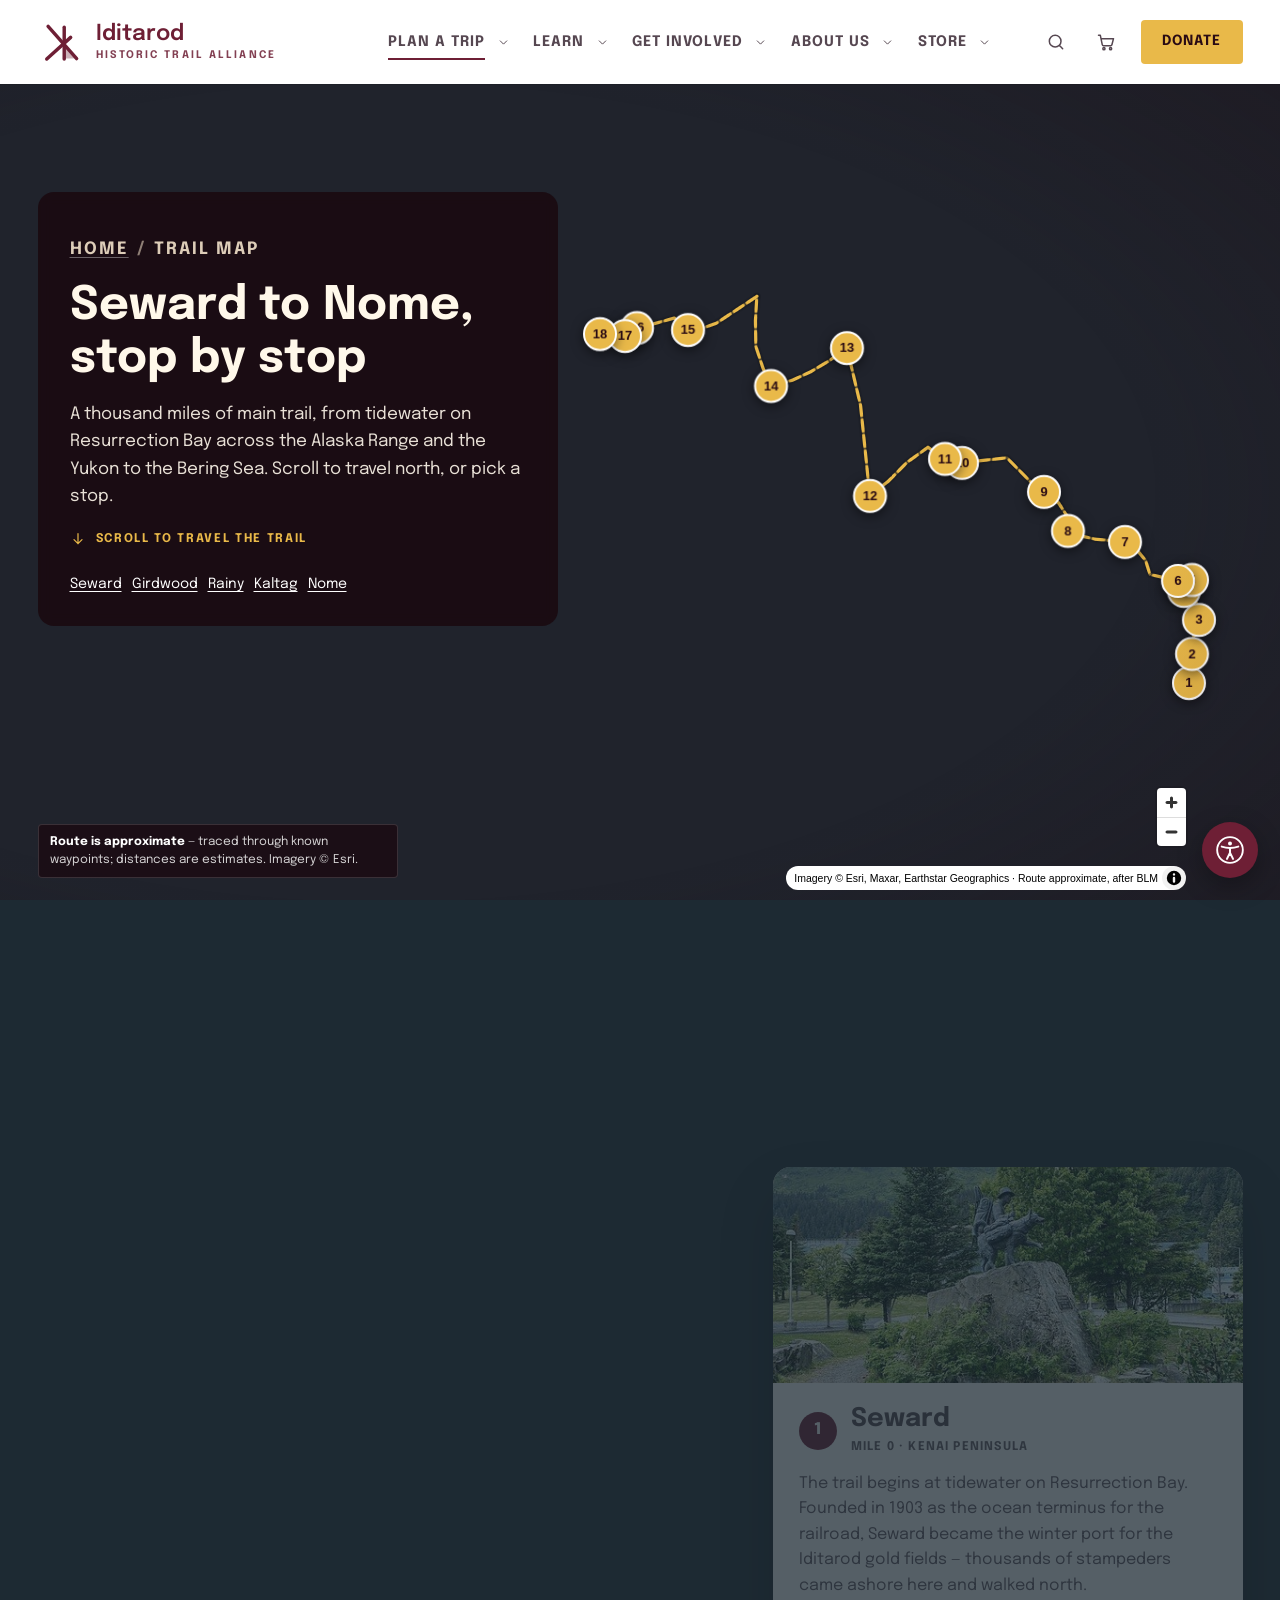
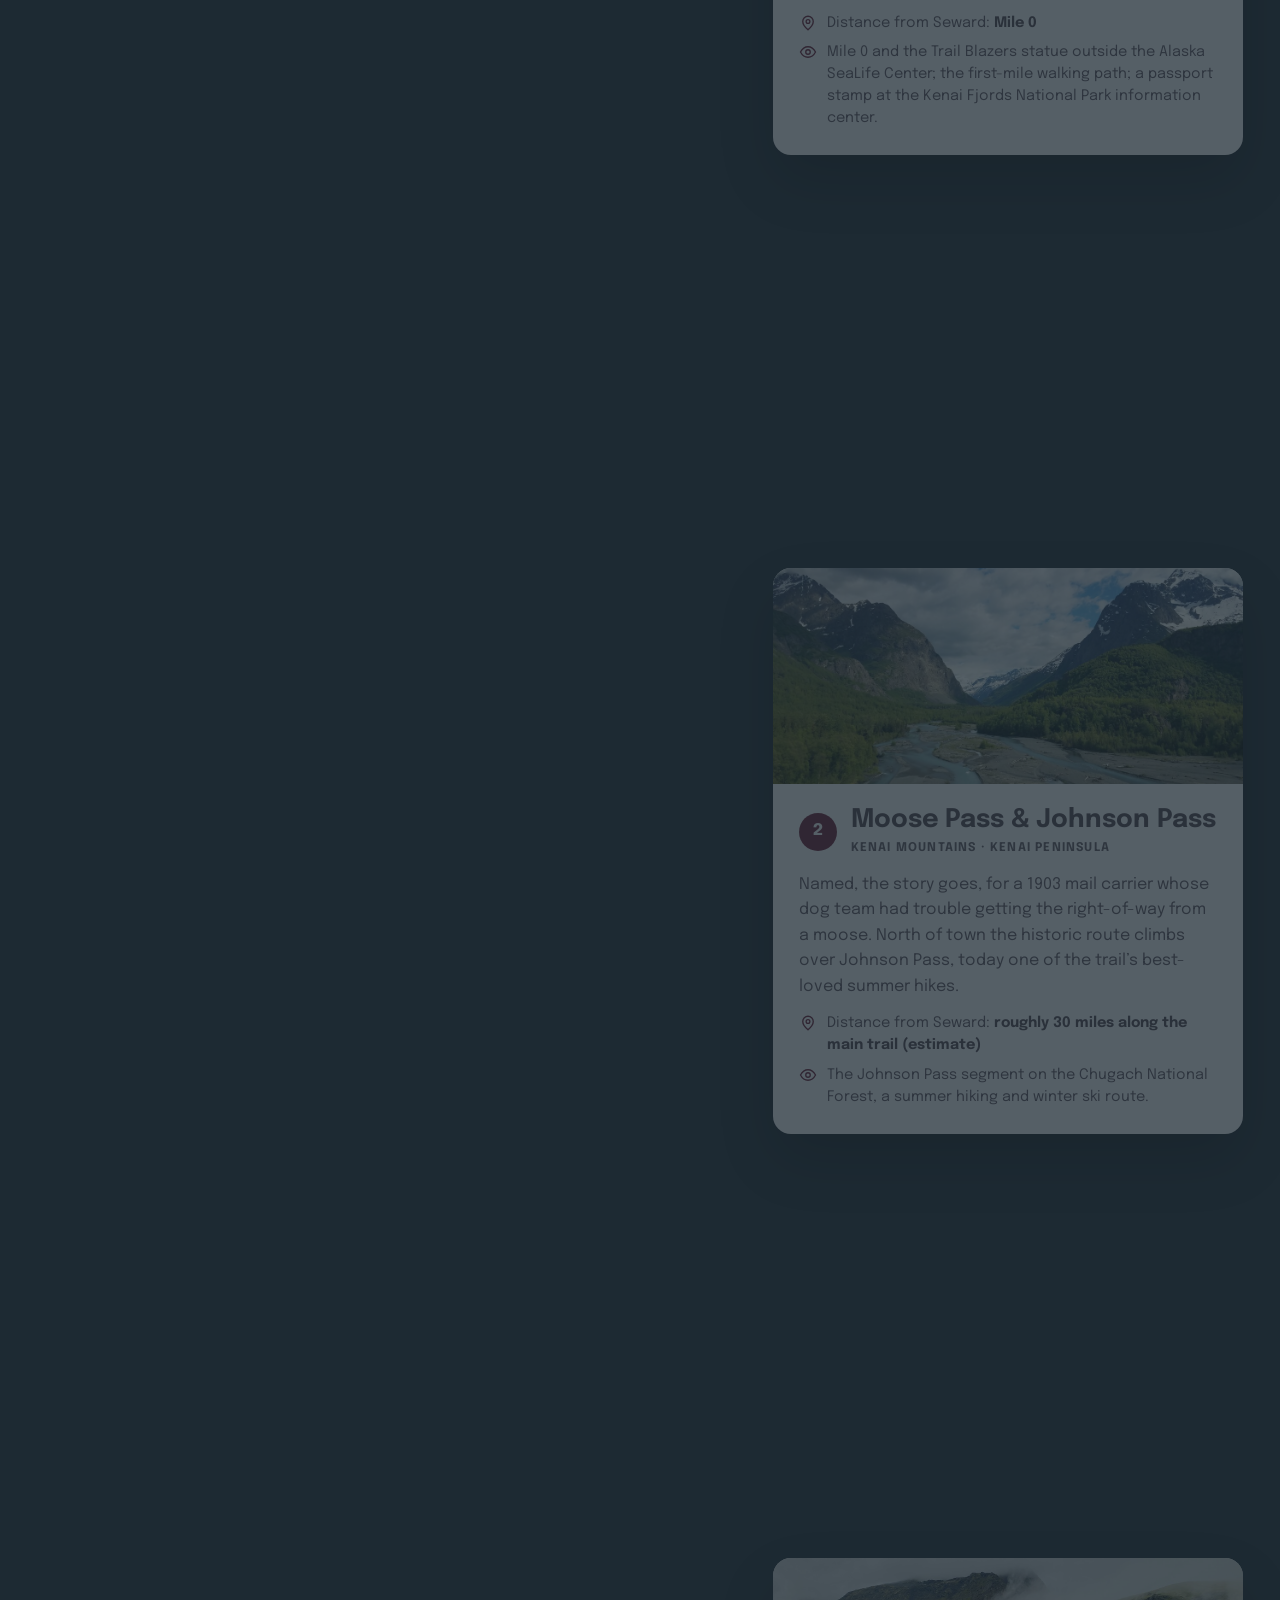
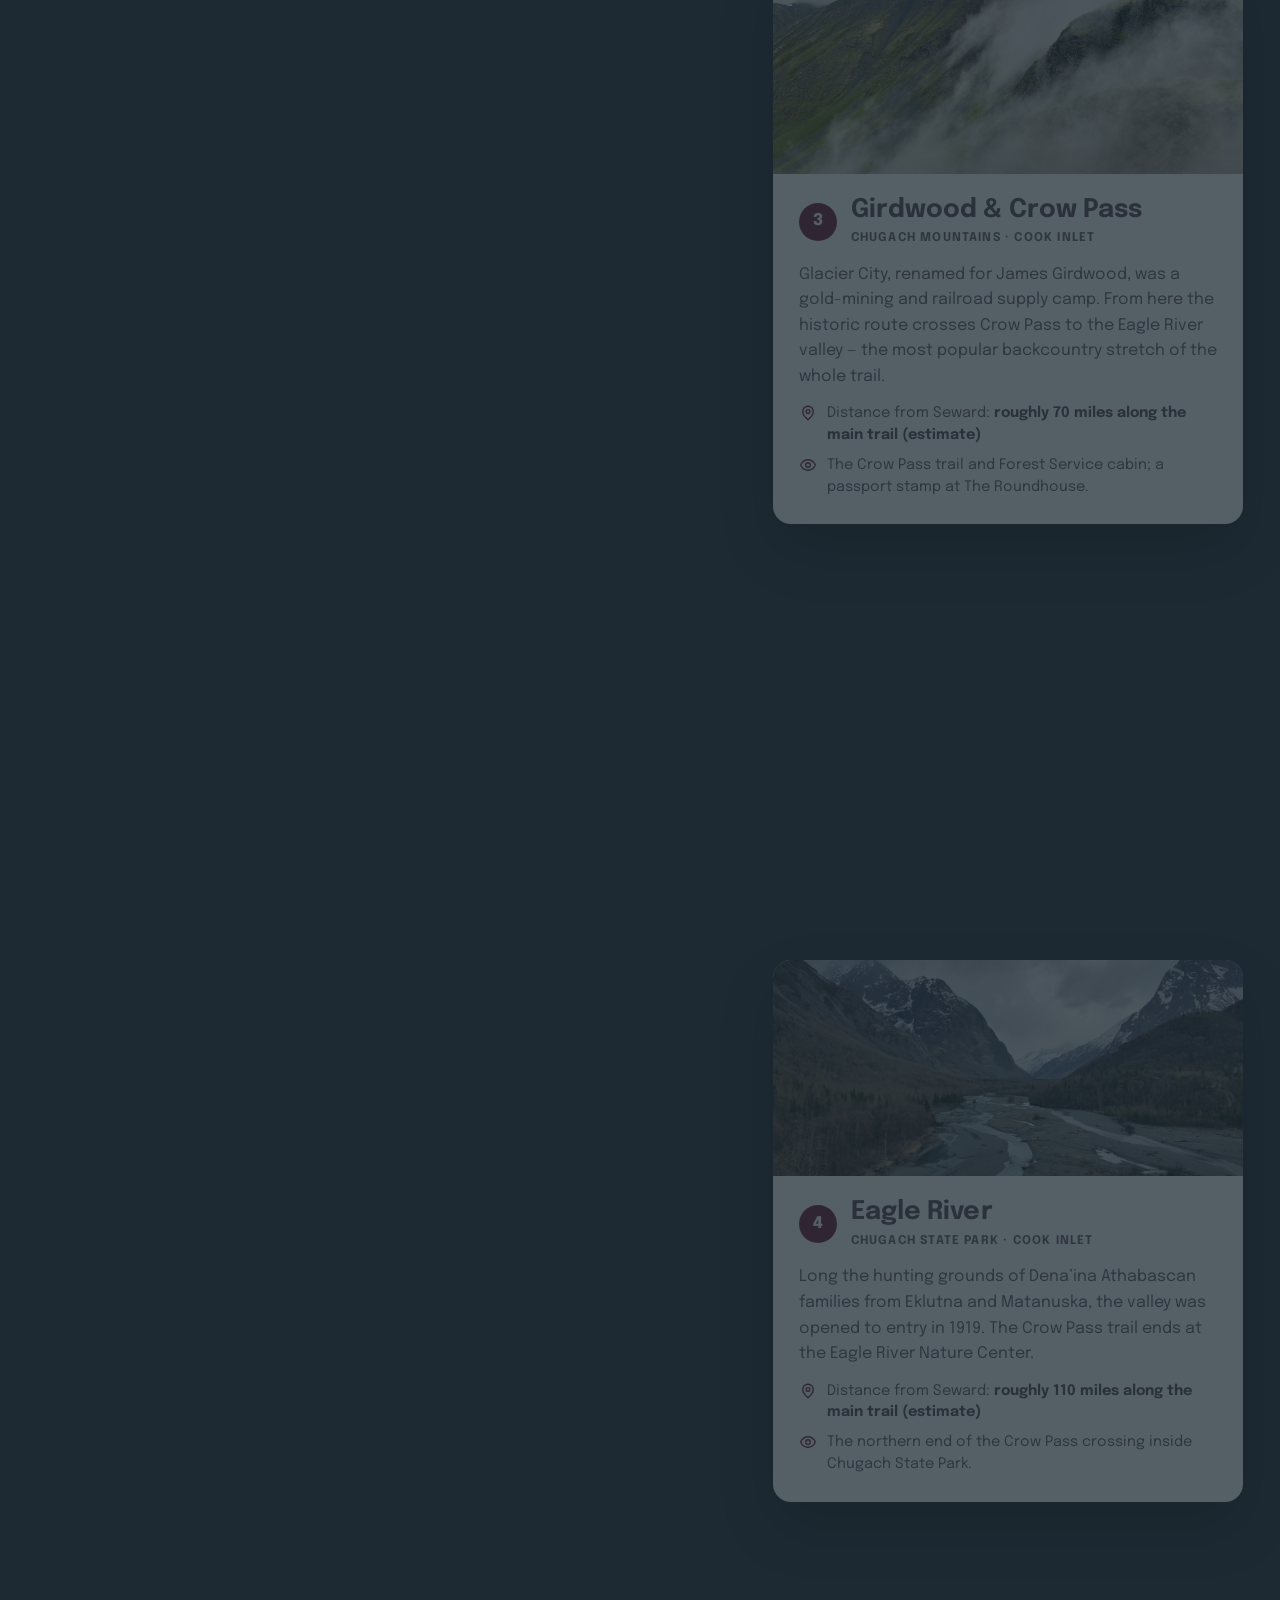
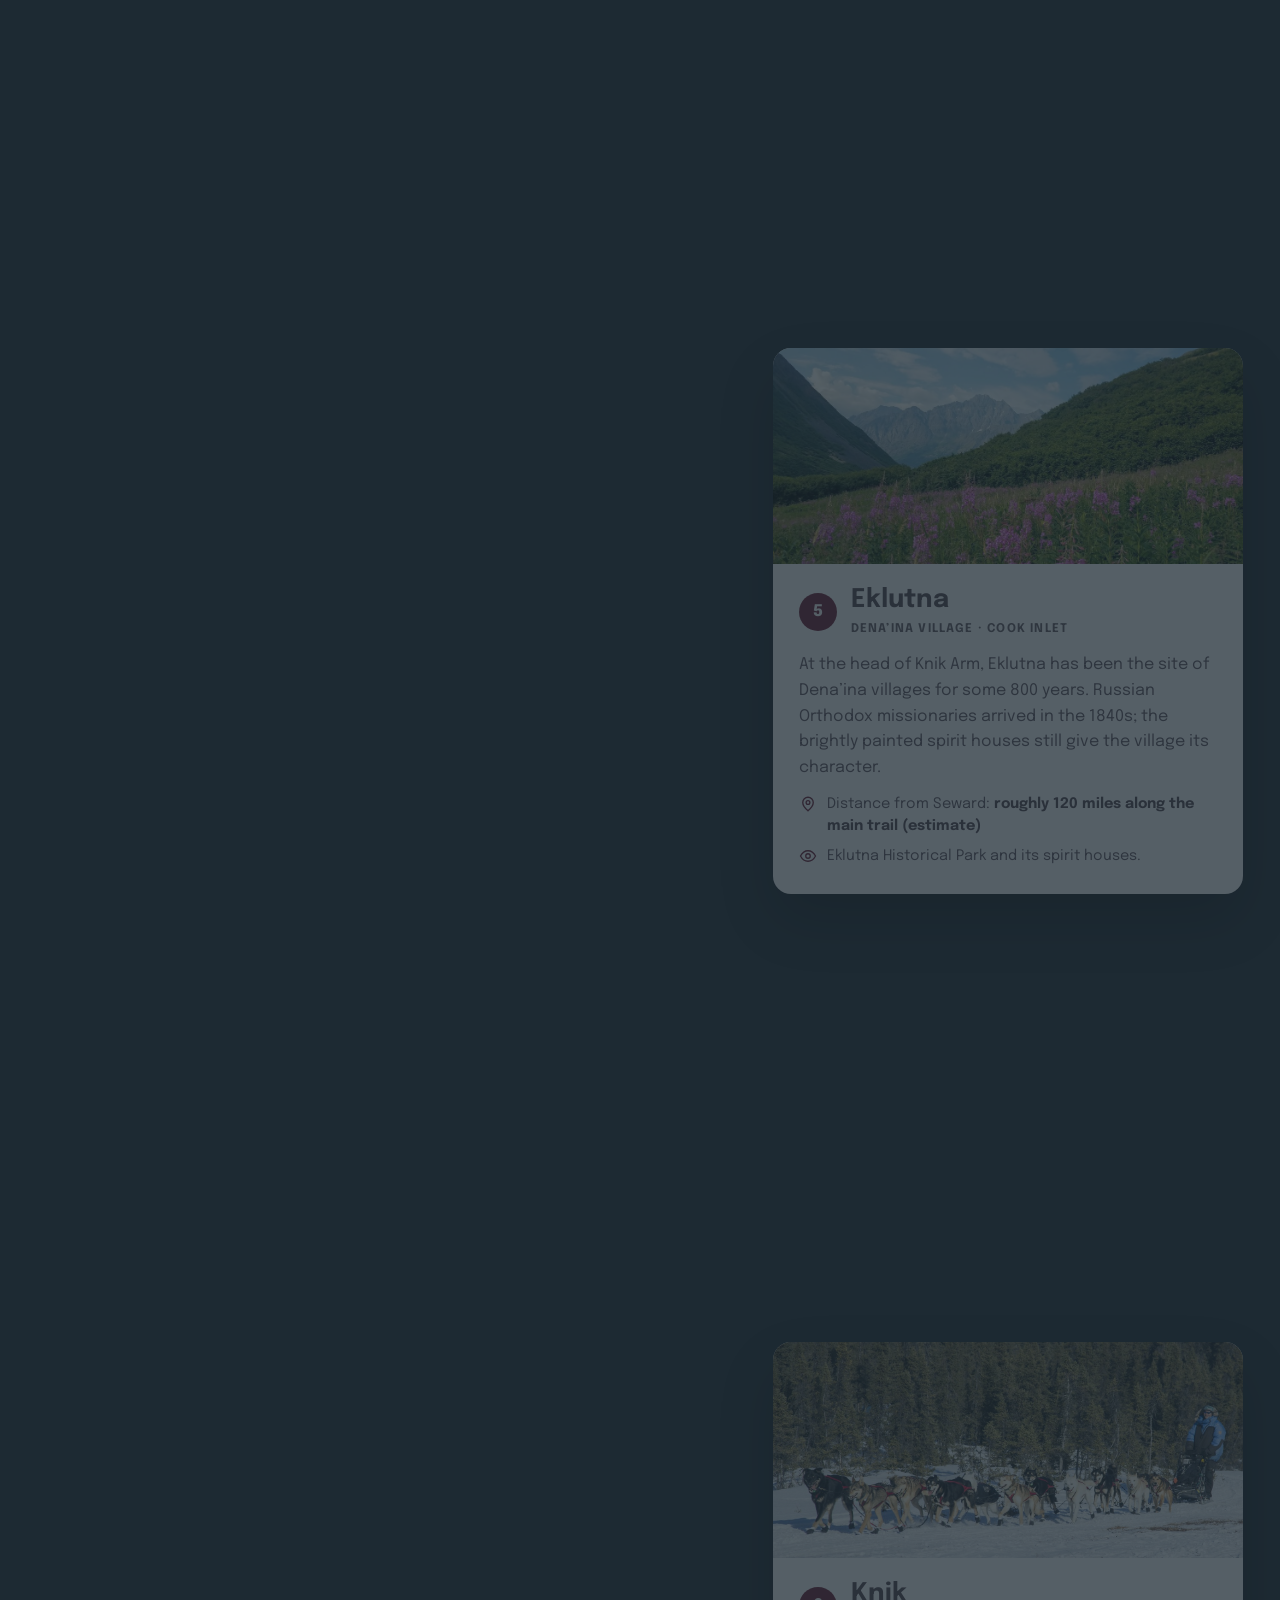
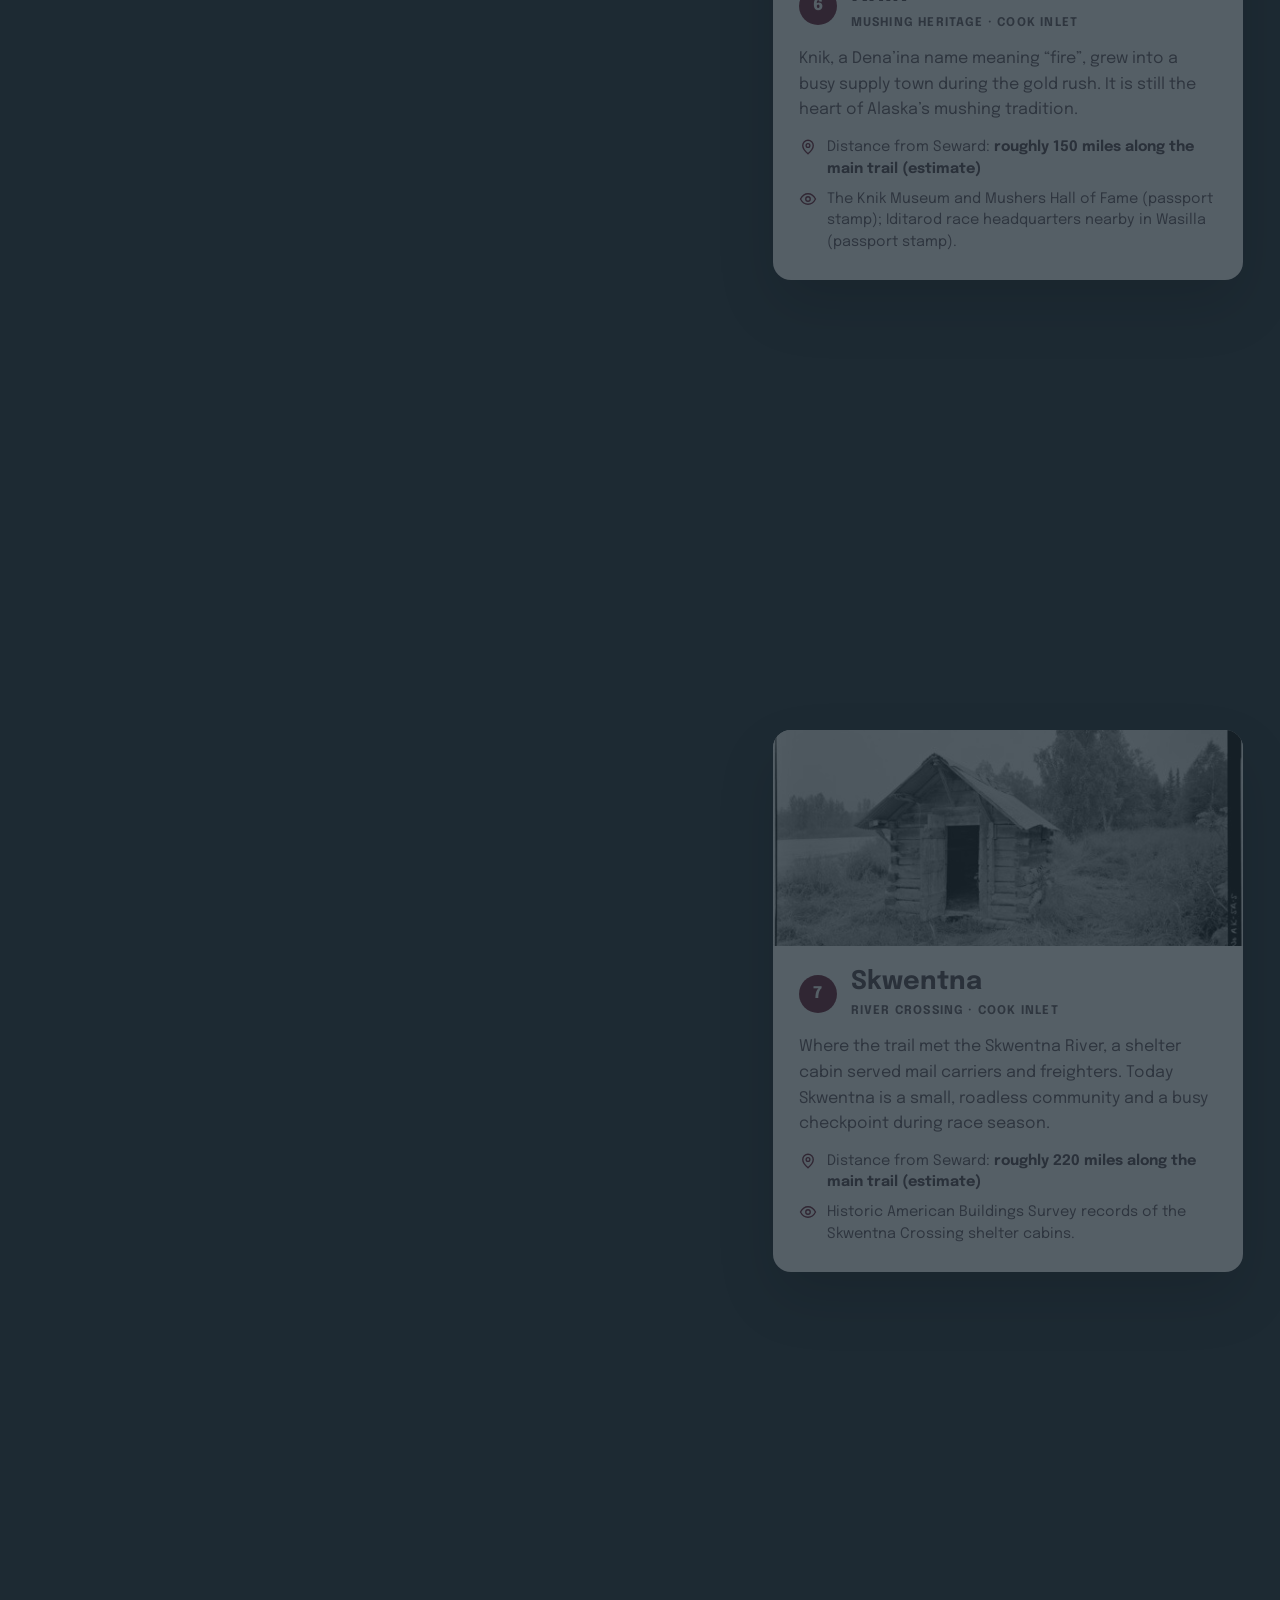
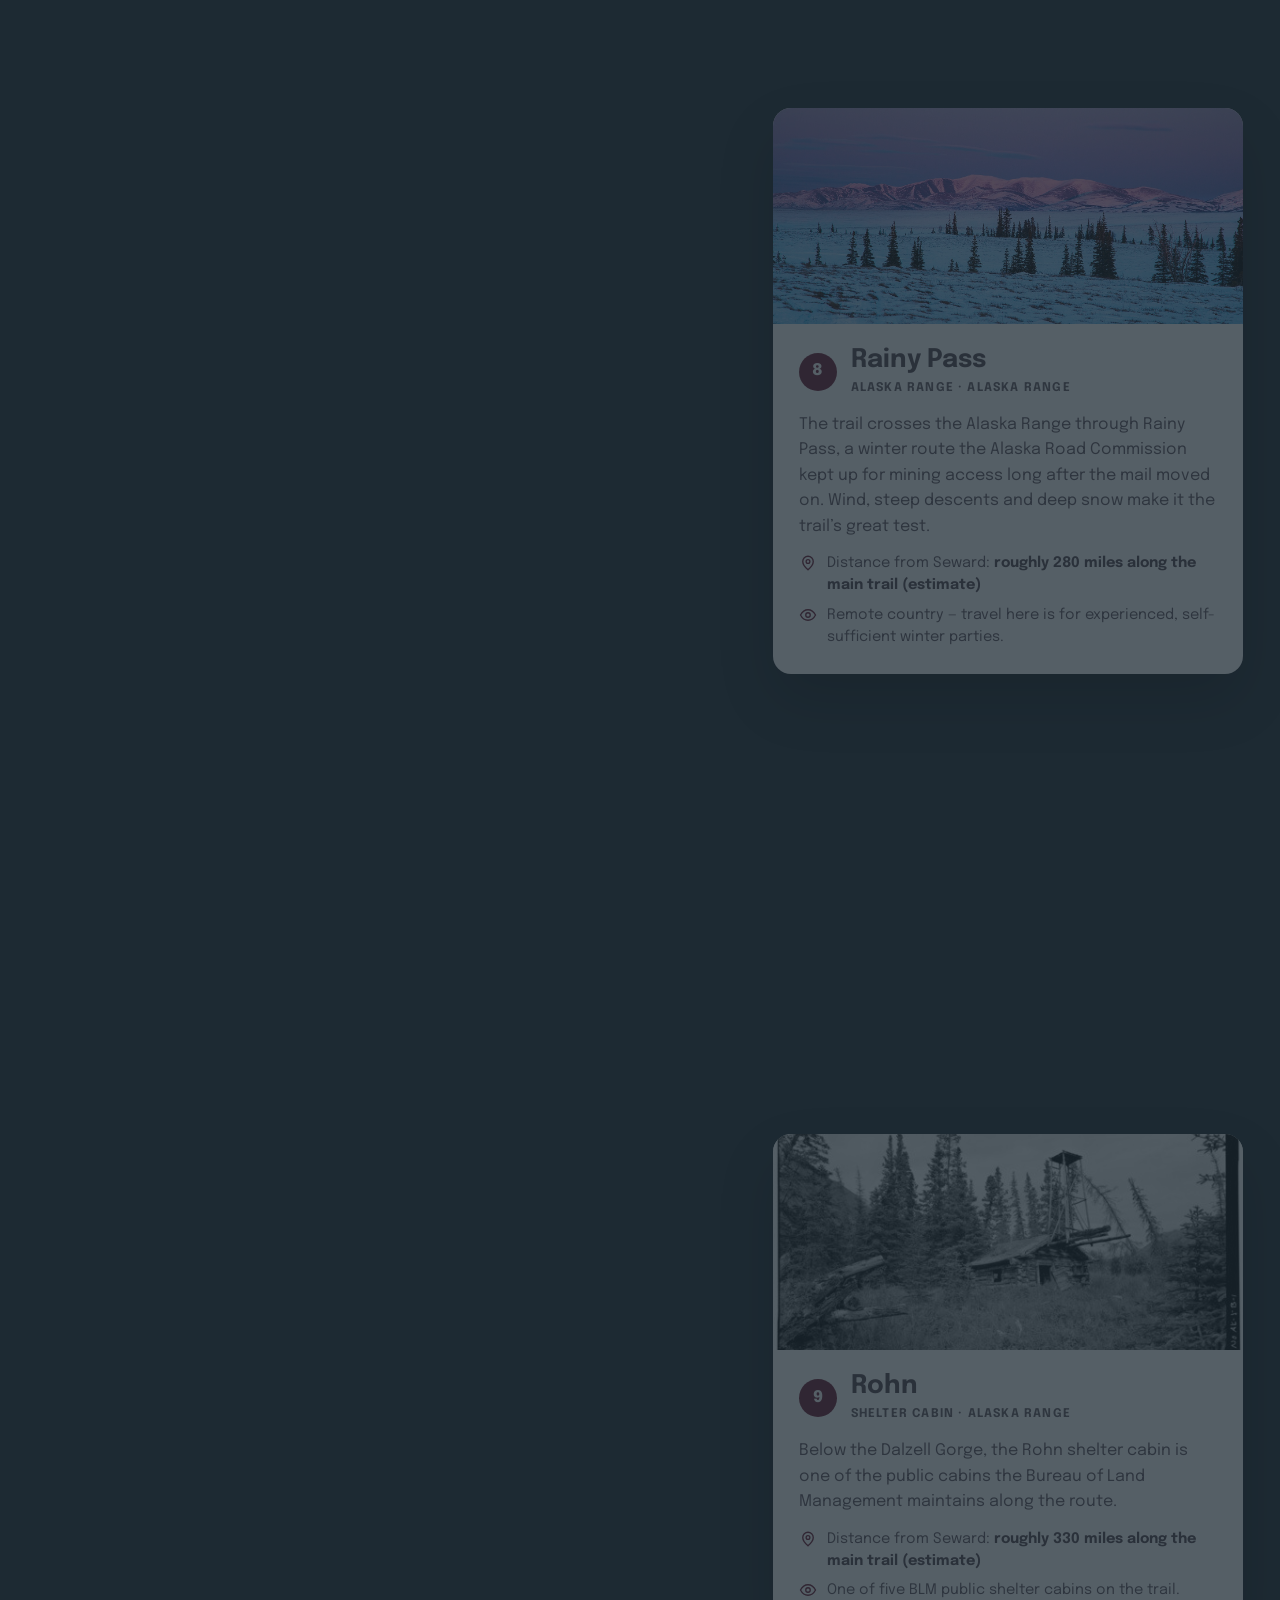
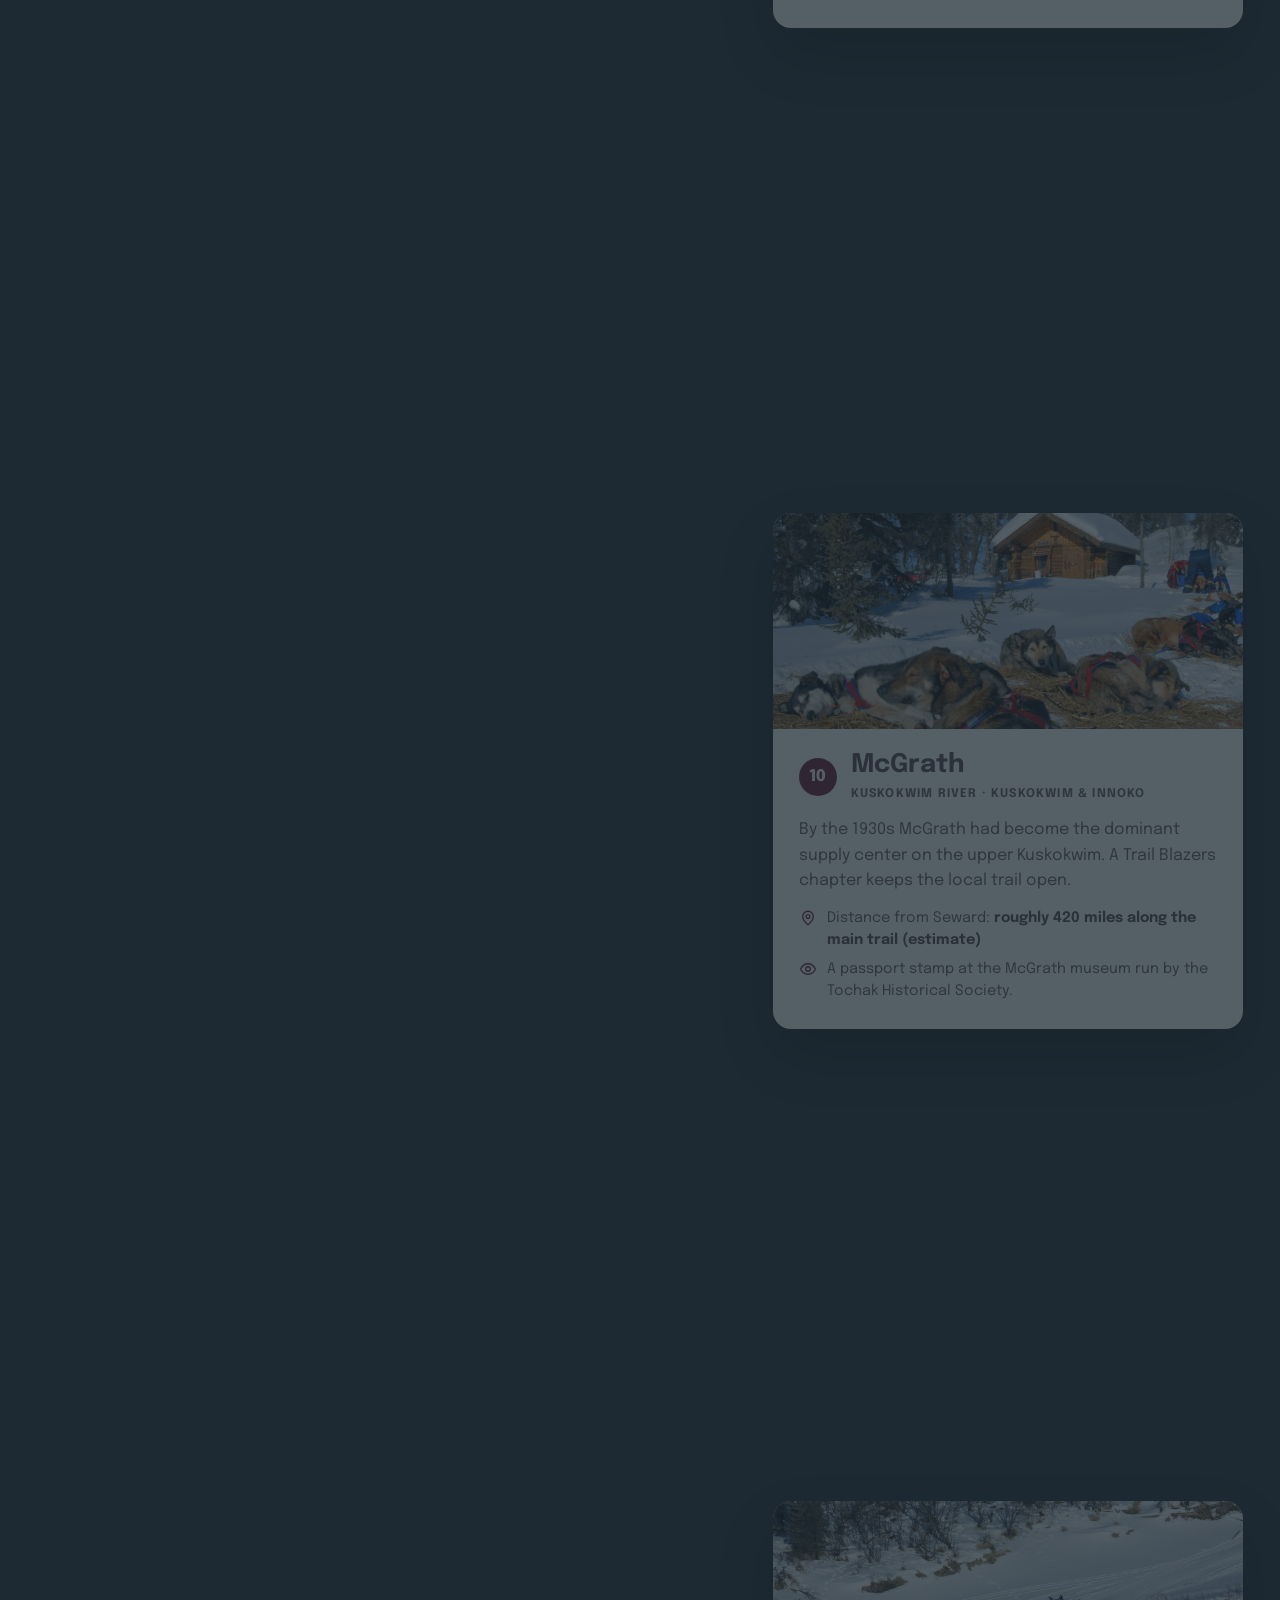
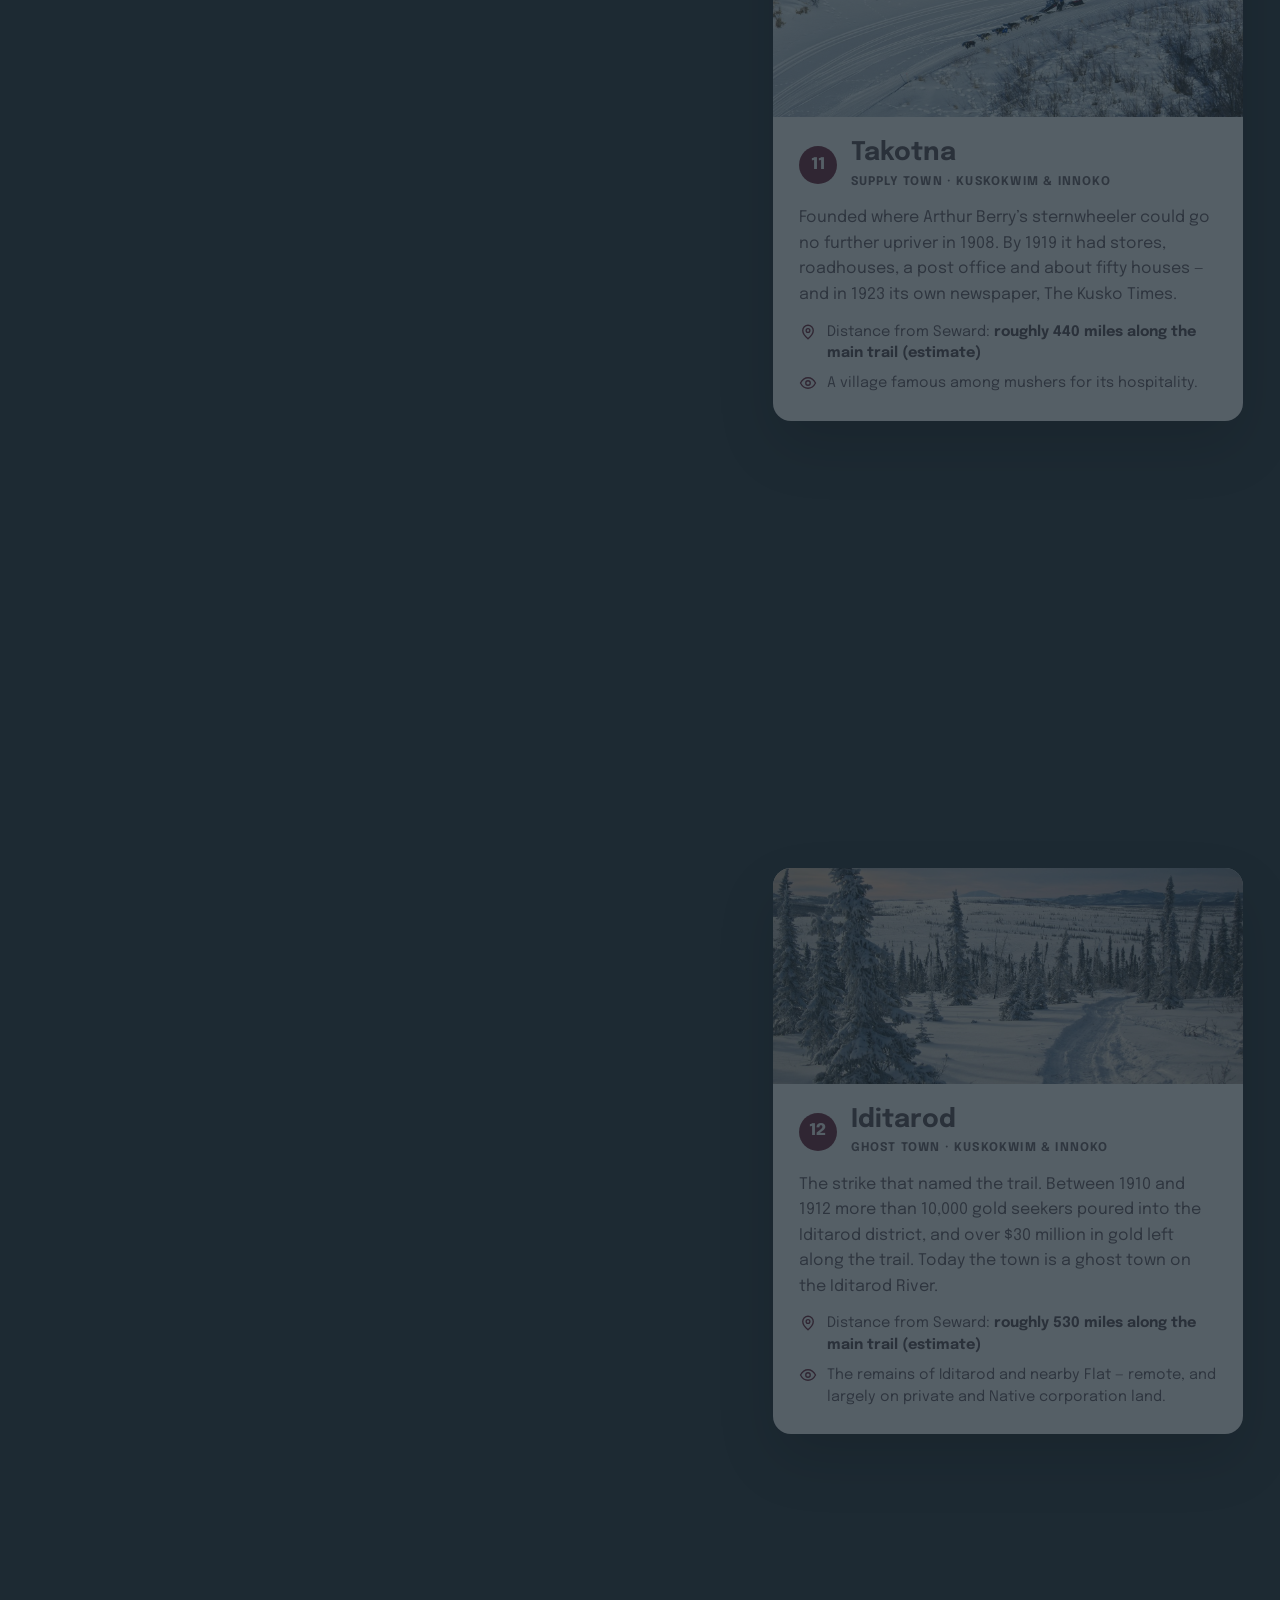
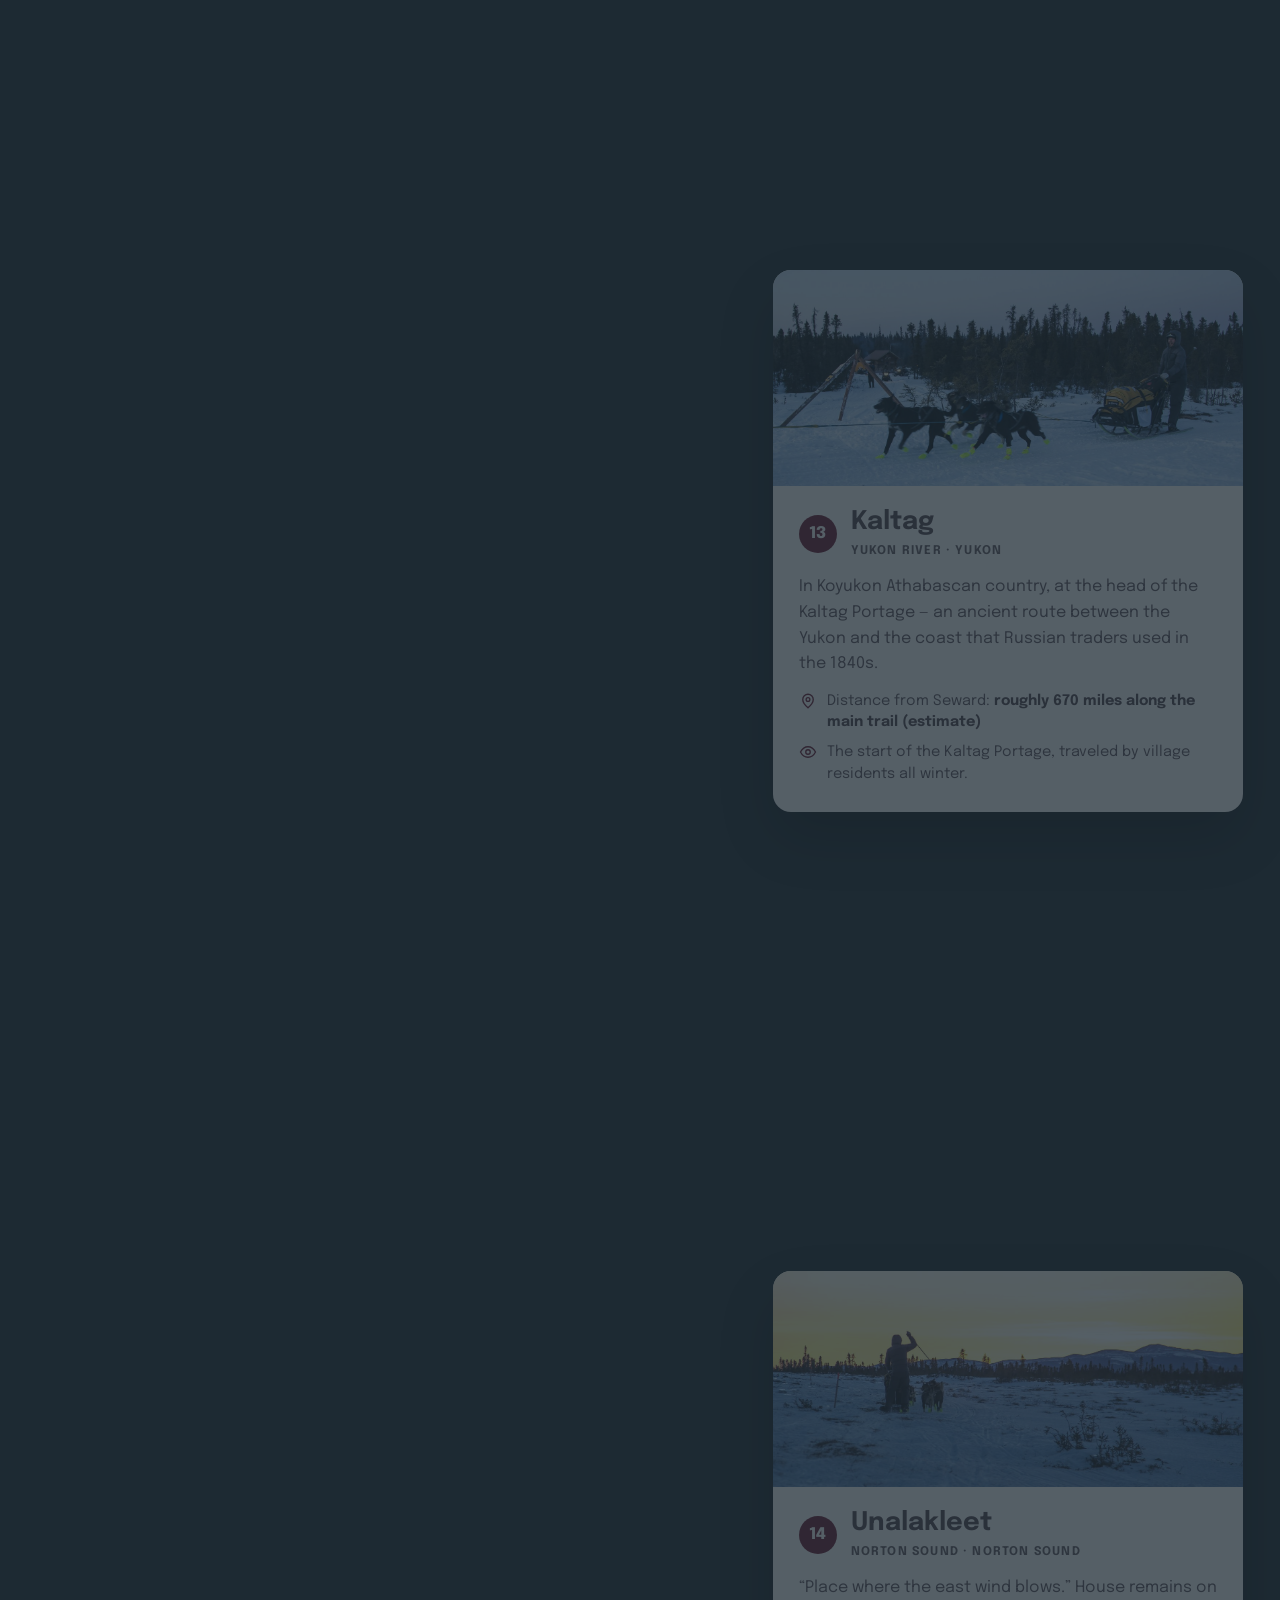
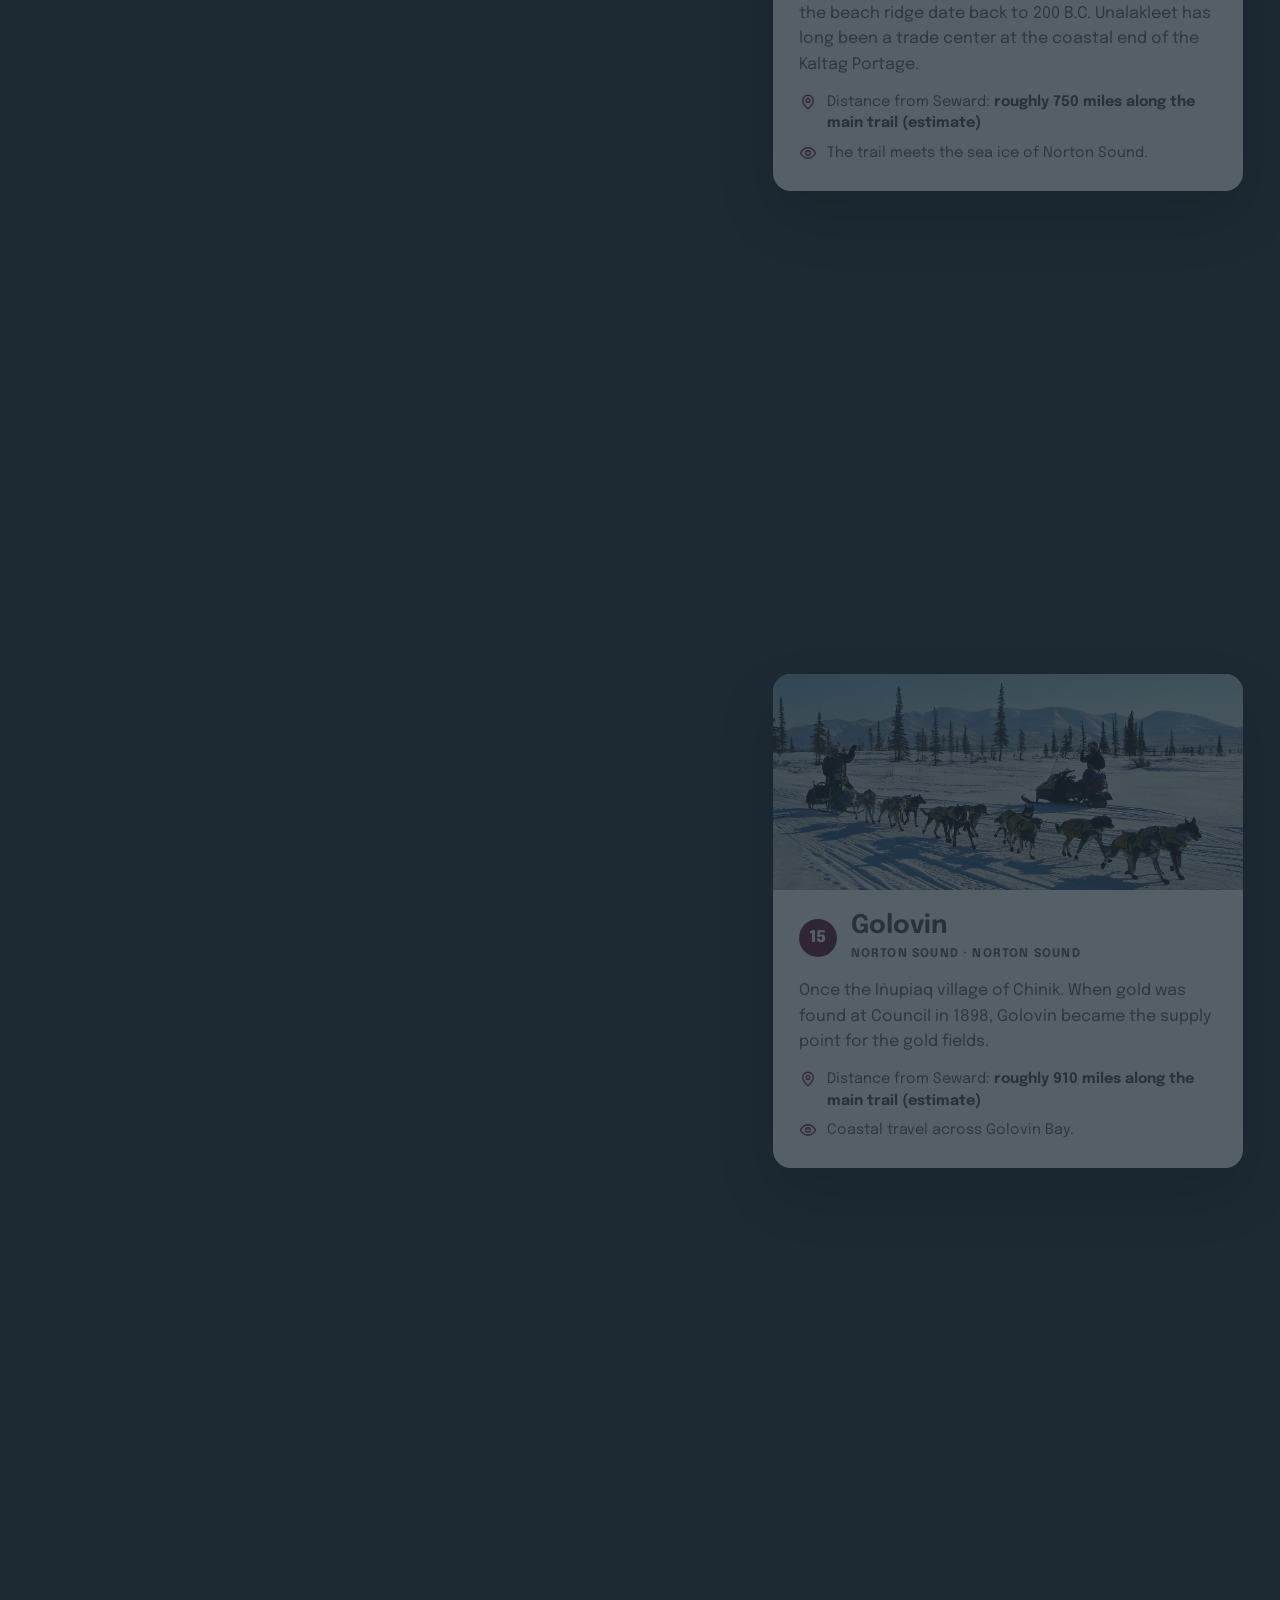
<file: trail-map.html>
<!DOCTYPE html>

<html class="no-js" lang="en">
<head>
<meta charset="utf-8"/>
<meta content="width=device-width, initial-scale=1" name="viewport"/>
<title>Interactive map of the Iditarod National Historic Trail | Iditarod Historic Trail Alliance</title>
<meta content="An interactive, stop-by-stop map of the Iditarod National Historic Trail from Seward to Nome — communities, shelter cabins, roadhouses and passport stamps." name="description"/>
<link href="https://www.iditarod100.org/trail-map.html" rel="canonical"/>
<meta content="website" property="og:type"/>
<meta content="Iditarod Historic Trail Alliance" property="og:site_name"/>
<meta content="Interactive map of the Iditarod National Historic Trail" property="og:title"/>
<meta content="An interactive, stop-by-stop map of the Iditarod National Historic Trail from Seward to Nome — communities, shelter cabins, roadhouses and passport stamps." property="og:description"/>
<meta content="https://www.iditarod100.org/assets/img/aerial-team.jpg" property="og:image"/>
<meta content="summary_large_image" name="twitter:card"/>
<meta content="#3d0f1c" name="theme-color"/>
<link href="assets/img/tripod-mark.svg" rel="icon" type="image/svg+xml"/>
<link href="https://fonts.googleapis.com" rel="preconnect"/>
<link crossorigin="" href="https://fonts.gstatic.com" rel="preconnect"/>
<link href="https://fonts.googleapis.com/css2?family=Epilogue:wght@300;400;500;600;700;800&amp;display=swap" rel="stylesheet"/>
<link href="assets/vendor/maplibre-gl.css" rel="stylesheet"/>
<link href="assets/css/base.css" rel="stylesheet"/>
<style>

body{background:#1d2a33}
.journey{position:relative}
.journey-map{position:fixed;top:var(--header-h);left:0;right:0;height:calc(100vh - var(--header-h));z-index:0;background:#1d2a33}
.map-canvas{position:absolute;inset:0}
.map-vignette{position:absolute;inset:0;pointer-events:none;z-index:2;background:radial-gradient(120% 100% at 30% 50%,rgba(26,8,14,0) 50%,rgba(26,8,14,.45))}
.maplibregl-ctrl-bottom-right{z-index:9;padding-right:84px}
.maplibregl-ctrl-attrib{background:rgba(26,8,14,.65);color:#f4ead8;font-size:10.5px}
.maplibregl-ctrl-attrib a{color:#f4ead8}
.map-ui{position:absolute;inset:0;z-index:5;pointer-events:none}
.map-ui .container{position:relative;height:100%}
.journey-intro{position:absolute;top:12vh;left:var(--gutter);width:min(520px,46%);pointer-events:auto;background:rgba(26,8,14,.82);backdrop-filter:blur(6px);
  border-radius:var(--r-lg);padding:30px 32px;color:rgba(255,248,236,.9);transition:opacity .6s var(--ease),transform .6s var(--ease)}
.journey-intro.is-past{opacity:0;transform:translateY(-16px);pointer-events:none}
.journey-intro h1{color:#fff8ea;font-size:clamp(32px,3.6vw,50px)}
.journey-intro p{margin-top:14px;font-size:17px;line-height:1.6}
.journey-intro .scroll-cue svg{width:16px;height:16px}
.journey-intro .scroll-cue{display:inline-flex;align-items:center;gap:10px;margin-top:20px;font-size:12px;font-weight:700;letter-spacing:.14em;text-transform:uppercase;color:var(--c-gold)}
.journey-intro .jump{margin-top:18px;display:flex;gap:10px;flex-wrap:wrap}
.journey-intro .jump a{font-size:14px;color:#fff;text-decoration:underline;text-underline-offset:3px}
.map-note{position:absolute;left:var(--gutter);bottom:22px;max-width:360px;pointer-events:auto;font-size:12px;line-height:1.5;color:rgba(255,255,255,.82);
  background:rgba(26,8,14,.72);border:1px solid rgba(255,255,255,.14);border-radius:var(--r-sm);padding:8px 11px}
.map-note b{color:#fff}
.progress-rail{position:absolute;left:var(--gutter);top:50%;transform:translateY(-50%);display:flex;flex-direction:column;gap:6px;pointer-events:auto;transition:opacity .4s}
.progress-rail.is-hidden{opacity:0;pointer-events:none}
.progress-rail button{width:32px;height:32px;border-radius:50%;font-size:12.5px;font-weight:700;color:#fff;border:1px solid rgba(255,255,255,.45);background:rgba(26,8,14,.88)}
.progress-rail button:hover{color:#fff;border-color:#fff}
.progress-rail button[aria-current="true"]{background:var(--c-gold);border-color:var(--c-gold);color:var(--c-brand-ink)}
.journey-steps{position:relative;z-index:4;pointer-events:none}
.step{min-height:110vh;display:flex;align-items:center;justify-content:flex-end;padding-top:var(--header-h)}
.step .container{display:flex;justify-content:flex-end}
.step--intro{min-height:100vh}
.step--outro{min-height:80vh}
.stop-card{width:min(470px,100%);pointer-events:auto;background:#fff;border-radius:18px;overflow:hidden;box-shadow:0 26px 60px rgba(0,0,0,.45);
  opacity:.25;transform:translateY(24px);transition:opacity .6s var(--ease),transform .6s var(--ease)}
.step.is-active .stop-card{opacity:1;transform:none}
.stop-shot{position:relative;height:clamp(150px,24vh,250px);background:var(--c-ice)}
.stop-shot img{width:100%;height:100%;object-fit:cover}
.stop-shot .credit{position:absolute;right:8px;bottom:6px;font-size:10.5px;color:#fff;text-shadow:0 1px 3px #000}
.stop-body{padding:22px 26px 26px}
.stop-head{display:flex;align-items:center;gap:14px}
.stop-num{width:38px;height:38px;flex-shrink:0;border-radius:50%;background:var(--c-brand);color:#fff;display:grid;place-items:center;font-weight:800}
.stop-name{font-size:clamp(22px,2vw,28px)}
.stop-kind{display:block;font-size:12px;font-weight:700;letter-spacing:.1em;text-transform:uppercase;color:var(--c-muted);margin-top:4px}
.stop-desc{margin-top:14px;font-size:16px;line-height:1.6}
.stop-meta{margin-top:14px;display:flex;flex-direction:column;gap:8px;font-size:14.5px;line-height:1.5}
.stop-meta li{display:flex;gap:10px}
.stop-meta svg{width:18px;height:18px;flex-shrink:0;color:var(--c-brand);margin-top:1px}
.stop-meta b{color:var(--c-ink)}
.stop-cta{display:flex;flex-wrap:wrap;gap:18px;margin-top:18px}
.journey-outro{width:min(560px,100%);pointer-events:auto;background:#fff;border-radius:var(--r-lg);padding:28px 30px;box-shadow:0 26px 60px rgba(0,0,0,.4)}
.journey-outro h2{font-size:28px}
.journey-outro p{margin-top:12px}
.mk{width:34px;height:34px;border-radius:50%;cursor:pointer;background:var(--c-gold);color:var(--c-brand-ink);border:2px solid #fff;display:grid;place-items:center;
  font-weight:800;font-size:13px;box-shadow:0 3px 12px rgba(0,0,0,.5);transition:transform .3s var(--ease)}
.mk:hover{transform:scale(1.15)}
.mk:focus-visible{outline:3px solid #fff;outline-offset:3px}
.mk.is-active{background:var(--c-brand);color:#fff;transform:scale(1.25);box-shadow:0 0 0 8px rgba(233,185,73,.35),0 6px 20px rgba(0,0,0,.5)}
.mountain-band{position:relative;z-index:3;background:transparent}
.footer{position:relative;z-index:3}
@media (max-width:860px){
  .journey-intro{left:var(--gutter);right:var(--gutter);width:auto;top:calc(var(--header-h) + 3vh);padding:22px}
  .journey-intro p{font-size:15.5px}
  .progress-rail{display:none}
  .map-note{top:auto;bottom:10px;right:var(--gutter);max-width:none;font-size:11px}
  .step{align-items:flex-end;padding-bottom:9vh}
  .stop-shot{height:120px}
  .stop-body{padding:16px 18px 18px}
  .stop-desc{font-size:15px}
  .maplibregl-ctrl-bottom-right{padding-right:0;bottom:60px}
}
@media (prefers-reduced-motion:reduce){.stop-card{opacity:1;transform:none}}

</style>
<script type="application/ld+json">{"@context": "https://schema.org", "@type": "WebPage", "name": "Interactive map of the Iditarod National Historic Trail", "description": "An interactive, stop-by-stop map of the Iditarod National Historic Trail from Seward to Nome \u2014 communities, shelter cabins, roadhouses and passport stamps.", "isPartOf": {"@type": "WebSite", "name": "Iditarod Historic Trail Alliance", "url": "https://www.iditarod100.org"}}</script>
</head>
<body class="page-light page-map" data-page="trail-map">
<a class="skip" href="#main">Skip to content</a>
<header class="header" id="header">
<div class="container">
<a aria-label="Iditarod Historic Trail Alliance — home" class="logo" href="index.html"><svg aria-hidden="true" fill="none" focusable="false" stroke="currentColor" stroke-linecap="round" viewbox="0 0 100 100"><path d="M57 59 L82 86 L57 86 Z" fill="currentColor" opacity=".35" stroke="none"></path><path d="M22 16 L84 86" stroke-width="7.5"></path><path d="M57 18 L57 87" stroke-width="7.5"></path><path d="M71 40 L19 87" stroke-width="7.5"></path></svg><span class="logo-words"><b>Iditarod</b><span>Historic Trail Alliance</span></span></a>
<nav aria-label="Main">
<ul class="nav" id="nav">
<li class="nav-item is-current">
<div class="nav-top"><a class="is-unlinked">Plan a Trip</a>
<button aria-controls="menu-plan" aria-expanded="false" aria-label="Plan a Trip pages" class="nav-toggle" type="button"><svg aria-hidden="true" fill="none" focusable="false" stroke="currentColor" stroke-linecap="round" stroke-linejoin="round" stroke-width="1.8" viewbox="0 0 24 24"><path d="m6 9 6 6 6-6"></path></svg></button></div>
<ul class="nav-menu" id="menu-plan"><li><a aria-current="page" href="trail-map.html">Interactive trail map<small>Seward to Nome, stop by stop</small></a></li><li><a class="is-unlinked">Visitor guide<small>Seasons, safety, who manages what</small></a></li><li><a class="is-unlinked">Recreation info<small>Ways to travel the trail</small></a></li><li><a class="is-unlinked">Passport program<small>Nine stamp locations</small></a></li><li><a class="is-unlinked">Auto tour<small>Drive the southern trail</small></a></li><li><a class="is-unlinked">Places to visit<small>Museums, cabins and landmarks</small></a></li><li><a class="is-unlinked">Partner sites<small>Land managers and trip planners</small></a></li></ul>
</li>
<li class="nav-item">
<div class="nav-top"><a class="is-unlinked">Learn</a>
<button aria-controls="menu-learn" aria-expanded="false" aria-label="Learn pages" class="nav-toggle" type="button"><svg aria-hidden="true" fill="none" focusable="false" stroke="currentColor" stroke-linecap="round" stroke-linejoin="round" stroke-width="1.8" viewbox="0 0 24 24"><path d="m6 9 6 6 6-6"></path></svg></button></div>
<ul class="nav-menu" id="menu-learn"><li><a class="is-unlinked">Explore the history<small>From Native trails to the serum run</small></a></li><li><a class="is-unlinked">Records &amp; stories<small>Diaries, documents and photographs</small></a></li><li><a class="is-unlinked">Project Jukebox<small>Oral histories of the trail</small></a></li><li><a class="is-unlinked">INHT books<small>Available through the store</small></a></li><li><a class="is-unlinked">For kids<small>Become a Junior Trailblazer</small></a></li><li><a class="is-unlinked">For educators<small>iTREC! and professional development</small></a></li></ul>
</li>
<li class="nav-item">
<div class="nav-top"><a class="is-unlinked">Get Involved</a>
<button aria-controls="menu-involved" aria-expanded="false" aria-label="Get Involved pages" class="nav-toggle" type="button"><svg aria-hidden="true" fill="none" focusable="false" stroke="currentColor" stroke-linecap="round" stroke-linejoin="round" stroke-width="1.8" viewbox="0 0 24 24"><path d="m6 9 6 6 6-6"></path></svg></button></div>
<ul class="nav-menu" id="menu-involved"><li><a class="is-unlinked">Grants<small>Support for trail communities</small></a></li><li><a class="is-unlinked">Gateway communities<small>The towns and villages on the trail</small></a></li><li><a class="is-unlinked">Stewardship work<small>Projects and volunteering</small></a></li><li><a class="is-unlinked">Workshops<small>Training and gatherings</small></a></li><li><a class="is-unlinked">Donate<small>Give once or monthly</small></a></li><li><a class="is-unlinked">Membership<small>Join or renew</small></a></li></ul>
</li>
<li class="nav-item">
<div class="nav-top"><a class="is-unlinked">About Us</a>
<button aria-controls="menu-about" aria-expanded="false" aria-label="About Us pages" class="nav-toggle" type="button"><svg aria-hidden="true" fill="none" focusable="false" stroke="currentColor" stroke-linecap="round" stroke-linejoin="round" stroke-width="1.8" viewbox="0 0 24 24"><path d="m6 9 6 6 6-6"></path></svg></button></div>
<ul class="nav-menu" id="menu-about"><li><a class="is-unlinked">Staff &amp; board<small>Who runs the Alliance</small></a></li><li><a class="is-unlinked">Annual reports &amp; newsletters<small>The Tripod and yearly reports</small></a></li><li><a class="is-unlinked">Partners<small>Agencies and trail groups</small></a></li><li><a class="is-unlinked">Media package<small>Facts, logos and photos</small></a></li><li><a class="is-unlinked">Contact us<small>Email, mail and social</small></a></li></ul>
</li>
<li class="nav-item">
<div class="nav-top"><a class="is-unlinked">Store</a>
<button aria-controls="menu-store" aria-expanded="false" aria-label="Store pages" class="nav-toggle" type="button"><svg aria-hidden="true" fill="none" focusable="false" stroke="currentColor" stroke-linecap="round" stroke-linejoin="round" stroke-width="1.8" viewbox="0 0 24 24"><path d="m6 9 6 6 6-6"></path></svg></button></div>
<ul class="nav-menu" id="menu-store"><li><a class="is-unlinked">Merchandise<small>Posters, patches, pins, maps</small></a></li><li><a class="is-unlinked">Books &amp; media<small>Histories and reports</small></a></li><li><a class="is-unlinked">Donations<small>Support the trail</small></a></li><li><a class="is-unlinked">Membership<small>From $10 a year</small></a></li></ul>
</li>
<li class="nav-mobile-cta"><a class="is-unlinked btn btn--gold">Donate <svg aria-hidden="true" fill="none" focusable="false" stroke="currentColor" stroke-linecap="round" stroke-linejoin="round" stroke-width="1.8" viewbox="0 0 24 24"><path d="M4 12h15M13 6l6 6-6 6"></path></svg></a></li>
</ul>
</nav>
<div class="header-right">
<button aria-label="Search the site" class="icon-btn" id="searchOpen" type="button"><svg aria-hidden="true" fill="none" focusable="false" stroke="currentColor" stroke-linecap="round" stroke-linejoin="round" stroke-width="1.8" viewbox="0 0 24 24"><circle cx="11" cy="11" r="7"></circle><path d="m20 20-3.5-3.5"></path></svg></button>
<a aria-label="Cart" class="icon-btn" data-cart-label="" data-open-cart="" href="#"><svg aria-hidden="true" fill="none" focusable="false" stroke="currentColor" stroke-linecap="round" stroke-linejoin="round" stroke-width="1.8" viewbox="0 0 24 24"><path d="M3 4h2.2l2.3 11.2a1.5 1.5 0 0 0 1.5 1.2h8.6a1.5 1.5 0 0 0 1.5-1.1L21 8H6.1"></path><circle cx="9.5" cy="20" r="1.3"></circle><circle cx="17.5" cy="20" r="1.3"></circle></svg><span class="cart-count" hidden="">0</span></a>
<a class="is-unlinked btn btn--gold">Donate</a>
<button aria-controls="nav" aria-expanded="false" aria-label="Open menu" class="burger" id="burger" type="button"><span></span></button>
</div>
</div>
</header>
<div aria-label="Search the site" aria-modal="true" class="search-panel" hidden="" id="searchPanel" role="dialog">
<button class="close icon-btn" id="searchClose" type="button"><span class="close-label">Close</span><svg aria-hidden="true" fill="none" focusable="false" stroke="currentColor" stroke-linecap="round" stroke-linejoin="round" stroke-width="1.8" viewbox="0 0 24 24"><path d="M4 4l16 16M20 4 4 20"></path></svg></button>
<form onsubmit="return false" role="search">
<label class="sr-only" for="searchInput">Search the site</label>
<input aria-autocomplete="list" aria-controls="searchResults" aria-expanded="true" autocomplete="off" id="searchInput" placeholder="Search places, history, programs…" role="combobox" type="search"/>
</form>
<div aria-label="Search results" class="search-results" id="searchResults" role="listbox"></div>
</div>
<main id="main" tabindex="-1">
<section aria-labelledby="mapTitle" class="journey" id="journey">
<div class="journey-map">
<div aria-label="Satellite map of the Iditarod National Historic Trail. Each stop below is also listed as text." class="map-canvas" id="map" role="region"></div>
<div aria-hidden="true" class="map-vignette"></div>
<div class="map-ui"><div class="container">
<div class="journey-intro" id="journeyIntro">
<nav aria-label="Breadcrumb"><p class="crumb"><a href="index.html">Home</a> <span aria-hidden="true">/</span> <span aria-current="page">Trail map</span></p></nav>
<h1 id="mapTitle">Seward to Nome, stop by stop</h1>
<p>A thousand miles of main trail, from tidewater on Resurrection Bay across the Alaska Range and the Yukon to the Bering Sea.
          Scroll to travel north, or pick a stop.</p>
<span class="scroll-cue"><svg aria-hidden="true" fill="none" focusable="false" stroke="currentColor" stroke-linecap="round" stroke-linejoin="round" stroke-width="1.8" viewbox="0 0 24 24"><path d="M12 4v15M6 13l6 6 6-6"></path></svg> Scroll to travel the trail</span>
<div aria-label="Jump to a stop" class="jump" id="jumpList"></div>
</div>
<nav aria-label="Trail stops" class="progress-rail is-hidden" id="progressRail"></nav>
<p class="map-note" id="mapNote"><b>Loading the trail…</b></p>
</div></div>
</div>
<div class="journey-steps" id="journeySteps"></div>
</section>
<noscript><div class="container" style="padding:140px 0 60px;background:#fff"><p>The interactive map needs JavaScript. Every stop is also listed on the Gateway Communities page.</p></div></noscript>
</main>
<div aria-hidden="true" class="mountain-band"><div class="mtn-layer" id="mtnFront"></div></div>
<footer class="footer" id="footer">
<div class="container">
<div class="footer-top">
<div>
<a aria-label="Iditarod Historic Trail Alliance — home" class="logo" href="index.html"><svg aria-hidden="true" fill="none" focusable="false" stroke="currentColor" stroke-linecap="round" viewbox="0 0 100 100"><path d="M57 59 L82 86 L57 86 Z" fill="currentColor" opacity=".35" stroke="none"></path><path d="M22 16 L84 86" stroke-width="7.5"></path><path d="M57 18 L57 87" stroke-width="7.5"></path><path d="M71 40 L19 87" stroke-width="7.5"></path></svg><span class="logo-words"><b>Iditarod</b><span>Historic Trail Alliance</span></span></a>
<p class="footer-about">A statewide nonprofit, founded in 1999, working to protect, promote and tell the story of the
          Iditarod National Historic Trail — America’s only winter National Historic Trail.</p>
<address class="footer-addr">3705 Arctic Blvd #272<br/>Anchorage, AK 99503-5774<br/><a href="mailto:iditarodHTA@gmail.com">iditarodHTA@gmail.com</a></address>
<div class="footer-social"><a aria-label="Facebook — opens in a new tab" href="https://www.facebook.com/pages/Iditarod-Historic-Trail-Alliance/256283077768223" rel="noopener" target="_blank"><svg aria-hidden="true" fill="none" focusable="false" stroke="currentColor" stroke-linecap="round" stroke-linejoin="round" stroke-width="1.8" viewbox="0 0 24 24"><path d="M14 21v-8h2.8l.4-3H14V8.2c0-.9.3-1.5 1.5-1.5H17V4c-.3 0-1.3-.1-2.5-.1-2.5 0-4.2 1.5-4.2 4.3V10H7.6v3h2.7v8Z" fill="currentColor" stroke="none"></path></svg></a><a aria-label="X (formerly Twitter) — opens in a new tab" href="https://twitter.com/IditarodHTA" rel="noopener" target="_blank"><svg aria-hidden="true" fill="none" focusable="false" stroke="currentColor" stroke-linecap="round" stroke-linejoin="round" stroke-width="1.8" viewbox="0 0 24 24"><path d="M4 4l16 16M20 4 4 20"></path></svg></a><a aria-label="YouTube — opens in a new tab" href="https://www.youtube.com/channel/UC6IUgrchuWRNEVMFchfDXqA" rel="noopener" target="_blank"><svg aria-hidden="true" fill="none" focusable="false" stroke="currentColor" stroke-linecap="round" stroke-linejoin="round" stroke-width="1.8" viewbox="0 0 24 24"><path d="M21.6 7.2a2.5 2.5 0 0 0-1.8-1.8C18.2 5 12 5 12 5s-6.2 0-7.8.4A2.5 2.5 0 0 0 2.4 7.2 26 26 0 0 0 2 12a26 26 0 0 0 .4 4.8 2.5 2.5 0 0 0 1.8 1.8C5.8 19 12 19 12 19s6.2 0 7.8-.4a2.5 2.5 0 0 0 1.8-1.8A26 26 0 0 0 22 12a26 26 0 0 0-.4-4.8ZM10 15V9l5 3Z" fill="currentColor" stroke="none"></path></svg></a></div>
</div>
<nav aria-label="Footer" class="footer-cols"><div><h2>Plan a Trip</h2><ul><li><a href="trail-map.html">Interactive trail map</a></li><li><a class="is-unlinked">Visitor guide</a></li><li><a class="is-unlinked">Recreation info</a></li><li><a class="is-unlinked">Passport program</a></li><li><a class="is-unlinked">Auto tour</a></li><li><a class="is-unlinked">Places to visit</a></li></ul></div><div><h2>Learn</h2><ul><li><a class="is-unlinked">Explore the history</a></li><li><a class="is-unlinked">Records &amp; stories</a></li><li><a class="is-unlinked">Project Jukebox</a></li><li><a class="is-unlinked">INHT books</a></li><li><a class="is-unlinked">For kids</a></li><li><a class="is-unlinked">For educators</a></li></ul></div><div><h2>Get Involved</h2><ul><li><a class="is-unlinked">Grants</a></li><li><a class="is-unlinked">Gateway communities</a></li><li><a class="is-unlinked">Stewardship work</a></li><li><a class="is-unlinked">Workshops</a></li><li><a class="is-unlinked">Donate</a></li><li><a class="is-unlinked">Membership</a></li></ul></div><div><h2>About Us</h2><ul><li><a class="is-unlinked">Staff &amp; board</a></li><li><a class="is-unlinked">Annual reports &amp; newsletters</a></li><li><a class="is-unlinked">Partners</a></li><li><a class="is-unlinked">Media package</a></li><li><a class="is-unlinked">Contact us</a></li></ul></div><div><h2>Store</h2><ul><li><a class="is-unlinked">Merchandise</a></li><li><a class="is-unlinked">Books &amp; media</a></li><li><a class="is-unlinked">Donations</a></li><li><a class="is-unlinked">Membership</a></li></ul></div></nav>
</div>
<div class="footer-news">
<div><h2>Get The Tripod in your inbox</h2>
<p>Trail news, stewardship updates and a story from the archive — a few times a year.</p></div>
<form class="newsletter-form" data-form="newsletter" data-subject="Newsletter sign-up">
<div class="newsletter">
<label class="sr-only" for="nlEmail">Email address</label>
<input autocomplete="email" data-label="Email" id="nlEmail" name="email" placeholder="Your email address" required="" type="email"/>
<input name="list" type="hidden" value="The Tripod newsletter"/>
<button class="btn btn--gold" type="submit">Subscribe</button>
</div>
<p class="err newsletter-msg" data-for="nlEmail" role="status"></p>
<p class="newsletter-note">We never share your address. Unsubscribe at any time.</p>
</form>
</div>
<div class="footer-powered"><span>Website designed by</span>
<a aria-label="Compunnel Digital — opens in a new tab" href="https://digital.compunnel.com" rel="noopener" target="_blank"><img alt="Compunnel Digital" height="56" src="assets/img/compunnel-digital.svg" width="132"/></a></div>
<div class="footer-bottom">
<div><p>© <span id="year">2026</span> Iditarod National Historic Trail, Inc., dba Iditarod Historic Trail Alliance. All rights reserved.</p>
<p class="footer-fund">The Alliance does not discriminate on the basis of race, color, national origin, sex, disability, age or other protected status.
          This website is funded in part through a federal financial assistance award.</p></div>
<nav aria-label="Legal"><a class="is-unlinked">Privacy</a><a class="is-unlinked">Terms</a><a class="is-unlinked">Accessibility</a><a class="is-unlinked">Photo credits</a><a class="is-unlinked">Site map</a></nav>
</div>
</div>
</footer>
<script src="assets/js/store-data.js"></script>
<script defer="" src="assets/js/search-index.js"></script>
<script src="assets/js/site.js"></script>
<script src="assets/js/unlink.js"></script>
<script src="assets/vendor/maplibre-gl.js"></script>
<script src="assets/js/trail-data.js"></script>
<script src="assets/js/map-engine.js"></script>
<script src="assets/js/trail-map.js"></script>
</body>
</html>
</file>
<file: assets/vendor/maplibre-gl.css>
.maplibregl-map{font:12px/20px Helvetica Neue,Arial,Helvetica,sans-serif;overflow:hidden;position:relative;-webkit-tap-highlight-color:rgb(0 0 0/0)}.maplibregl-canvas{left:0;position:absolute;top:0}.maplibregl-map:fullscreen{height:100%;width:100%}.maplibregl-ctrl-group button.maplibregl-ctrl-compass{touch-action:none}.maplibregl-canvas-container.maplibregl-interactive,.maplibregl-ctrl-group button.maplibregl-ctrl-compass{cursor:grab;-webkit-user-select:none;-moz-user-select:none;user-select:none}.maplibregl-canvas-container.maplibregl-interactive.maplibregl-track-pointer{cursor:pointer}.maplibregl-canvas-container.maplibregl-interactive:active,.maplibregl-ctrl-group button.maplibregl-ctrl-compass:active{cursor:grabbing}.maplibregl-canvas-container.maplibregl-touch-zoom-rotate,.maplibregl-canvas-container.maplibregl-touch-zoom-rotate .maplibregl-canvas{touch-action:pan-x pan-y}.maplibregl-canvas-container.maplibregl-touch-drag-pan,.maplibregl-canvas-container.maplibregl-touch-drag-pan .maplibregl-canvas{touch-action:pinch-zoom}.maplibregl-canvas-container.maplibregl-touch-zoom-rotate.maplibregl-touch-drag-pan,.maplibregl-canvas-container.maplibregl-touch-zoom-rotate.maplibregl-touch-drag-pan .maplibregl-canvas{touch-action:none}.maplibregl-canvas-container.maplibregl-touch-drag-pan.maplibregl-cooperative-gestures,.maplibregl-canvas-container.maplibregl-touch-drag-pan.maplibregl-cooperative-gestures .maplibregl-canvas{touch-action:pan-x pan-y}.maplibregl-ctrl-bottom-left,.maplibregl-ctrl-bottom-right,.maplibregl-ctrl-top-left,.maplibregl-ctrl-top-right{pointer-events:none;position:absolute;z-index:2}.maplibregl-ctrl-top-left{left:0;top:0}.maplibregl-ctrl-top-right{right:0;top:0}.maplibregl-ctrl-bottom-left{bottom:0;left:0}.maplibregl-ctrl-bottom-right{bottom:0;right:0}.maplibregl-ctrl{clear:both;pointer-events:auto;transform:translate(0)}.maplibregl-ctrl-top-left .maplibregl-ctrl{float:left;margin:10px 0 0 10px}.maplibregl-ctrl-top-right .maplibregl-ctrl{float:right;margin:10px 10px 0 0}.maplibregl-ctrl-bottom-left .maplibregl-ctrl{float:left;margin:0 0 10px 10px}.maplibregl-ctrl-bottom-right .maplibregl-ctrl{float:right;margin:0 10px 10px 0}.maplibregl-ctrl-group{background:#fff;border-radius:4px}.maplibregl-ctrl-group:not(:empty){box-shadow:0 0 0 2px rgba(0,0,0,.1)}@media (forced-colors:active){.maplibregl-ctrl-group:not(:empty){box-shadow:0 0 0 2px ButtonText}}.maplibregl-ctrl-group button{background-color:transparent;border:0;box-sizing:border-box;cursor:pointer;display:block;height:29px;outline:none;padding:0;width:29px}.maplibregl-ctrl-group button+button{border-top:1px solid #ddd}.maplibregl-ctrl button .maplibregl-ctrl-icon{background-position:50%;background-repeat:no-repeat;display:block;height:100%;width:100%}@media (forced-colors:active){.maplibregl-ctrl-icon{background-color:transparent}.maplibregl-ctrl-group button+button{border-top:1px solid ButtonText}}.maplibregl-ctrl button::-moz-focus-inner{border:0;padding:0}.maplibregl-ctrl-attrib-button:focus,.maplibregl-ctrl-group button:focus{box-shadow:0 0 2px 2px #0096ff}.maplibregl-ctrl button:disabled{cursor:not-allowed}.maplibregl-ctrl button:disabled .maplibregl-ctrl-icon{opacity:.25}.maplibregl-ctrl button:not(:disabled):hover{background-color:rgb(0 0 0/5%)}.maplibregl-ctrl-group button:focus:focus-visible{box-shadow:0 0 2px 2px #0096ff}.maplibregl-ctrl-group button:focus:not(:focus-visible){box-shadow:none}.maplibregl-ctrl-group button:focus:first-child{border-radius:4px 4px 0 0}.maplibregl-ctrl-group button:focus:last-child{border-radius:0 0 4px 4px}.maplibregl-ctrl-group button:focus:only-child{border-radius:inherit}.maplibregl-ctrl button.maplibregl-ctrl-zoom-out .maplibregl-ctrl-icon{background-image:url("data:image/svg+xml;charset=utf-8,%3Csvg xmlns='http://www.w3.org/2000/svg' width='29' height='29' fill='%23333' viewBox='0 0 29 29'%3E%3Cpath d='M10 13c-.75 0-1.5.75-1.5 1.5S9.25 16 10 16h9c.75 0 1.5-.75 1.5-1.5S19.75 13 19 13z'/%3E%3C/svg%3E")}.maplibregl-ctrl button.maplibregl-ctrl-zoom-in .maplibregl-ctrl-icon{background-image:url("data:image/svg+xml;charset=utf-8,%3Csvg xmlns='http://www.w3.org/2000/svg' width='29' height='29' fill='%23333' viewBox='0 0 29 29'%3E%3Cpath d='M14.5 8.5c-.75 0-1.5.75-1.5 1.5v3h-3c-.75 0-1.5.75-1.5 1.5S9.25 16 10 16h3v3c0 .75.75 1.5 1.5 1.5S16 19.75 16 19v-3h3c.75 0 1.5-.75 1.5-1.5S19.75 13 19 13h-3v-3c0-.75-.75-1.5-1.5-1.5'/%3E%3C/svg%3E")}@media (forced-colors:active){.maplibregl-ctrl button.maplibregl-ctrl-zoom-out .maplibregl-ctrl-icon{background-image:url("data:image/svg+xml;charset=utf-8,%3Csvg xmlns='http://www.w3.org/2000/svg' width='29' height='29' fill='%23fff' viewBox='0 0 29 29'%3E%3Cpath d='M10 13c-.75 0-1.5.75-1.5 1.5S9.25 16 10 16h9c.75 0 1.5-.75 1.5-1.5S19.75 13 19 13z'/%3E%3C/svg%3E")}.maplibregl-ctrl button.maplibregl-ctrl-zoom-in .maplibregl-ctrl-icon{background-image:url("data:image/svg+xml;charset=utf-8,%3Csvg xmlns='http://www.w3.org/2000/svg' width='29' height='29' fill='%23fff' viewBox='0 0 29 29'%3E%3Cpath d='M14.5 8.5c-.75 0-1.5.75-1.5 1.5v3h-3c-.75 0-1.5.75-1.5 1.5S9.25 16 10 16h3v3c0 .75.75 1.5 1.5 1.5S16 19.75 16 19v-3h3c.75 0 1.5-.75 1.5-1.5S19.75 13 19 13h-3v-3c0-.75-.75-1.5-1.5-1.5'/%3E%3C/svg%3E")}}@media (forced-colors:active) and (prefers-color-scheme:light){.maplibregl-ctrl button.maplibregl-ctrl-zoom-out .maplibregl-ctrl-icon{background-image:url("data:image/svg+xml;charset=utf-8,%3Csvg xmlns='http://www.w3.org/2000/svg' width='29' height='29' viewBox='0 0 29 29'%3E%3Cpath d='M10 13c-.75 0-1.5.75-1.5 1.5S9.25 16 10 16h9c.75 0 1.5-.75 1.5-1.5S19.75 13 19 13z'/%3E%3C/svg%3E")}.maplibregl-ctrl button.maplibregl-ctrl-zoom-in .maplibregl-ctrl-icon{background-image:url("data:image/svg+xml;charset=utf-8,%3Csvg xmlns='http://www.w3.org/2000/svg' width='29' height='29' viewBox='0 0 29 29'%3E%3Cpath d='M14.5 8.5c-.75 0-1.5.75-1.5 1.5v3h-3c-.75 0-1.5.75-1.5 1.5S9.25 16 10 16h3v3c0 .75.75 1.5 1.5 1.5S16 19.75 16 19v-3h3c.75 0 1.5-.75 1.5-1.5S19.75 13 19 13h-3v-3c0-.75-.75-1.5-1.5-1.5'/%3E%3C/svg%3E")}}.maplibregl-ctrl button.maplibregl-ctrl-fullscreen .maplibregl-ctrl-icon{background-image:url("data:image/svg+xml;charset=utf-8,%3Csvg xmlns='http://www.w3.org/2000/svg' width='29' height='29' fill='%23333' viewBox='0 0 29 29'%3E%3Cpath d='M24 16v5.5c0 1.75-.75 2.5-2.5 2.5H16v-1l3-1.5-4-5.5 1-1 5.5 4 1.5-3zM6 16l1.5 3 5.5-4 1 1-4 5.5 3 1.5v1H7.5C5.75 24 5 23.25 5 21.5V16zm7-11v1l-3 1.5 4 5.5-1 1-5.5-4L6 13H5V7.5C5 5.75 5.75 5 7.5 5zm11 2.5c0-1.75-.75-2.5-2.5-2.5H16v1l3 1.5-4 5.5 1 1 5.5-4 1.5 3h1z'/%3E%3C/svg%3E")}.maplibregl-ctrl button.maplibregl-ctrl-shrink .maplibregl-ctrl-icon{background-image:url("data:image/svg+xml;charset=utf-8,%3Csvg xmlns='http://www.w3.org/2000/svg' width='29' height='29' viewBox='0 0 29 29'%3E%3Cpath d='M18.5 16c-1.75 0-2.5.75-2.5 2.5V24h1l1.5-3 5.5 4 1-1-4-5.5 3-1.5v-1zM13 18.5c0-1.75-.75-2.5-2.5-2.5H5v1l3 1.5L4 24l1 1 5.5-4 1.5 3h1zm3-8c0 1.75.75 2.5 2.5 2.5H24v-1l-3-1.5L25 5l-1-1-5.5 4L17 5h-1zM10.5 13c1.75 0 2.5-.75 2.5-2.5V5h-1l-1.5 3L5 4 4 5l4 5.5L5 12v1z'/%3E%3C/svg%3E")}@media (forced-colors:active){.maplibregl-ctrl button.maplibregl-ctrl-fullscreen .maplibregl-ctrl-icon{background-image:url("data:image/svg+xml;charset=utf-8,%3Csvg xmlns='http://www.w3.org/2000/svg' width='29' height='29' fill='%23fff' viewBox='0 0 29 29'%3E%3Cpath d='M24 16v5.5c0 1.75-.75 2.5-2.5 2.5H16v-1l3-1.5-4-5.5 1-1 5.5 4 1.5-3zM6 16l1.5 3 5.5-4 1 1-4 5.5 3 1.5v1H7.5C5.75 24 5 23.25 5 21.5V16zm7-11v1l-3 1.5 4 5.5-1 1-5.5-4L6 13H5V7.5C5 5.75 5.75 5 7.5 5zm11 2.5c0-1.75-.75-2.5-2.5-2.5H16v1l3 1.5-4 5.5 1 1 5.5-4 1.5 3h1z'/%3E%3C/svg%3E")}.maplibregl-ctrl button.maplibregl-ctrl-shrink .maplibregl-ctrl-icon{background-image:url("data:image/svg+xml;charset=utf-8,%3Csvg xmlns='http://www.w3.org/2000/svg' width='29' height='29' fill='%23fff' viewBox='0 0 29 29'%3E%3Cpath d='M18.5 16c-1.75 0-2.5.75-2.5 2.5V24h1l1.5-3 5.5 4 1-1-4-5.5 3-1.5v-1zM13 18.5c0-1.75-.75-2.5-2.5-2.5H5v1l3 1.5L4 24l1 1 5.5-4 1.5 3h1zm3-8c0 1.75.75 2.5 2.5 2.5H24v-1l-3-1.5L25 5l-1-1-5.5 4L17 5h-1zM10.5 13c1.75 0 2.5-.75 2.5-2.5V5h-1l-1.5 3L5 4 4 5l4 5.5L5 12v1z'/%3E%3C/svg%3E")}}@media (forced-colors:active) and (prefers-color-scheme:light){.maplibregl-ctrl button.maplibregl-ctrl-fullscreen .maplibregl-ctrl-icon{background-image:url("data:image/svg+xml;charset=utf-8,%3Csvg xmlns='http://www.w3.org/2000/svg' width='29' height='29' viewBox='0 0 29 29'%3E%3Cpath d='M24 16v5.5c0 1.75-.75 2.5-2.5 2.5H16v-1l3-1.5-4-5.5 1-1 5.5 4 1.5-3zM6 16l1.5 3 5.5-4 1 1-4 5.5 3 1.5v1H7.5C5.75 24 5 23.25 5 21.5V16zm7-11v1l-3 1.5 4 5.5-1 1-5.5-4L6 13H5V7.5C5 5.75 5.75 5 7.5 5zm11 2.5c0-1.75-.75-2.5-2.5-2.5H16v1l3 1.5-4 5.5 1 1 5.5-4 1.5 3h1z'/%3E%3C/svg%3E")}.maplibregl-ctrl button.maplibregl-ctrl-shrink .maplibregl-ctrl-icon{background-image:url("data:image/svg+xml;charset=utf-8,%3Csvg xmlns='http://www.w3.org/2000/svg' width='29' height='29' viewBox='0 0 29 29'%3E%3Cpath d='M18.5 16c-1.75 0-2.5.75-2.5 2.5V24h1l1.5-3 5.5 4 1-1-4-5.5 3-1.5v-1zM13 18.5c0-1.75-.75-2.5-2.5-2.5H5v1l3 1.5L4 24l1 1 5.5-4 1.5 3h1zm3-8c0 1.75.75 2.5 2.5 2.5H24v-1l-3-1.5L25 5l-1-1-5.5 4L17 5h-1zM10.5 13c1.75 0 2.5-.75 2.5-2.5V5h-1l-1.5 3L5 4 4 5l4 5.5L5 12v1z'/%3E%3C/svg%3E")}}.maplibregl-ctrl button.maplibregl-ctrl-compass .maplibregl-ctrl-icon{background-image:url("data:image/svg+xml;charset=utf-8,%3Csvg xmlns='http://www.w3.org/2000/svg' width='29' height='29' fill='%23333' viewBox='0 0 29 29'%3E%3Cpath d='m10.5 14 4-8 4 8z'/%3E%3Cpath fill='%23ccc' d='m10.5 16 4 8 4-8z'/%3E%3C/svg%3E")}@media (forced-colors:active){.maplibregl-ctrl button.maplibregl-ctrl-compass .maplibregl-ctrl-icon{background-image:url("data:image/svg+xml;charset=utf-8,%3Csvg xmlns='http://www.w3.org/2000/svg' width='29' height='29' fill='%23fff' viewBox='0 0 29 29'%3E%3Cpath d='m10.5 14 4-8 4 8z'/%3E%3Cpath fill='%23ccc' d='m10.5 16 4 8 4-8z'/%3E%3C/svg%3E")}}@media (forced-colors:active) and (prefers-color-scheme:light){.maplibregl-ctrl button.maplibregl-ctrl-compass .maplibregl-ctrl-icon{background-image:url("data:image/svg+xml;charset=utf-8,%3Csvg xmlns='http://www.w3.org/2000/svg' width='29' height='29' viewBox='0 0 29 29'%3E%3Cpath d='m10.5 14 4-8 4 8z'/%3E%3Cpath fill='%23ccc' d='m10.5 16 4 8 4-8z'/%3E%3C/svg%3E")}}.maplibregl-ctrl button.maplibregl-ctrl-terrain .maplibregl-ctrl-icon{background-image:url("data:image/svg+xml;charset=utf-8,%3Csvg xmlns='http://www.w3.org/2000/svg' width='22' height='22' fill='%23333' viewBox='0 0 22 22'%3E%3Cpath d='m1.754 13.406 4.453-4.851 3.09 3.09 3.281 3.277.969-.969-3.309-3.312 3.844-4.121 6.148 6.886h1.082v-.855l-7.207-8.07-4.84 5.187L6.169 6.57l-5.48 5.965v.871ZM.688 16.844h20.625v1.375H.688Zm0 0'/%3E%3C/svg%3E")}.maplibregl-ctrl button.maplibregl-ctrl-terrain-enabled .maplibregl-ctrl-icon{background-image:url("data:image/svg+xml;charset=utf-8,%3Csvg xmlns='http://www.w3.org/2000/svg' width='22' height='22' fill='%2333b5e5' viewBox='0 0 22 22'%3E%3Cpath d='m1.754 13.406 4.453-4.851 3.09 3.09 3.281 3.277.969-.969-3.309-3.312 3.844-4.121 6.148 6.886h1.082v-.855l-7.207-8.07-4.84 5.187L6.169 6.57l-5.48 5.965v.871ZM.688 16.844h20.625v1.375H.688Zm0 0'/%3E%3C/svg%3E")}.maplibregl-ctrl button.maplibregl-ctrl-geolocate .maplibregl-ctrl-icon{background-image:url("data:image/svg+xml;charset=utf-8,%3Csvg xmlns='http://www.w3.org/2000/svg' width='29' height='29' fill='%23333' viewBox='0 0 20 20'%3E%3Cpath d='M10 4C9 4 9 5 9 5v.1A5 5 0 0 0 5.1 9H5s-1 0-1 1 1 1 1 1h.1A5 5 0 0 0 9 14.9v.1s0 1 1 1 1-1 1-1v-.1a5 5 0 0 0 3.9-3.9h.1s1 0 1-1-1-1-1-1h-.1A5 5 0 0 0 11 5.1V5s0-1-1-1m0 2.5a3.5 3.5 0 1 1 0 7 3.5 3.5 0 1 1 0-7'/%3E%3Ccircle cx='10' cy='10' r='2'/%3E%3C/svg%3E")}.maplibregl-ctrl button.maplibregl-ctrl-geolocate:disabled .maplibregl-ctrl-icon{background-image:url("data:image/svg+xml;charset=utf-8,%3Csvg xmlns='http://www.w3.org/2000/svg' width='29' height='29' fill='%23aaa' viewBox='0 0 20 20'%3E%3Cpath d='M10 4C9 4 9 5 9 5v.1A5 5 0 0 0 5.1 9H5s-1 0-1 1 1 1 1 1h.1A5 5 0 0 0 9 14.9v.1s0 1 1 1 1-1 1-1v-.1a5 5 0 0 0 3.9-3.9h.1s1 0 1-1-1-1-1-1h-.1A5 5 0 0 0 11 5.1V5s0-1-1-1m0 2.5a3.5 3.5 0 1 1 0 7 3.5 3.5 0 1 1 0-7'/%3E%3Ccircle cx='10' cy='10' r='2'/%3E%3Cpath fill='red' d='m14 5 1 1-9 9-1-1z'/%3E%3C/svg%3E")}.maplibregl-ctrl button.maplibregl-ctrl-geolocate.maplibregl-ctrl-geolocate-active .maplibregl-ctrl-icon{background-image:url("data:image/svg+xml;charset=utf-8,%3Csvg xmlns='http://www.w3.org/2000/svg' width='29' height='29' fill='%2333b5e5' viewBox='0 0 20 20'%3E%3Cpath d='M10 4C9 4 9 5 9 5v.1A5 5 0 0 0 5.1 9H5s-1 0-1 1 1 1 1 1h.1A5 5 0 0 0 9 14.9v.1s0 1 1 1 1-1 1-1v-.1a5 5 0 0 0 3.9-3.9h.1s1 0 1-1-1-1-1-1h-.1A5 5 0 0 0 11 5.1V5s0-1-1-1m0 2.5a3.5 3.5 0 1 1 0 7 3.5 3.5 0 1 1 0-7'/%3E%3Ccircle cx='10' cy='10' r='2'/%3E%3C/svg%3E")}.maplibregl-ctrl button.maplibregl-ctrl-geolocate.maplibregl-ctrl-geolocate-active-error .maplibregl-ctrl-icon{background-image:url("data:image/svg+xml;charset=utf-8,%3Csvg xmlns='http://www.w3.org/2000/svg' width='29' height='29' fill='%23e58978' viewBox='0 0 20 20'%3E%3Cpath d='M10 4C9 4 9 5 9 5v.1A5 5 0 0 0 5.1 9H5s-1 0-1 1 1 1 1 1h.1A5 5 0 0 0 9 14.9v.1s0 1 1 1 1-1 1-1v-.1a5 5 0 0 0 3.9-3.9h.1s1 0 1-1-1-1-1-1h-.1A5 5 0 0 0 11 5.1V5s0-1-1-1m0 2.5a3.5 3.5 0 1 1 0 7 3.5 3.5 0 1 1 0-7'/%3E%3Ccircle cx='10' cy='10' r='2'/%3E%3C/svg%3E")}.maplibregl-ctrl button.maplibregl-ctrl-geolocate.maplibregl-ctrl-geolocate-background .maplibregl-ctrl-icon{background-image:url("data:image/svg+xml;charset=utf-8,%3Csvg xmlns='http://www.w3.org/2000/svg' width='29' height='29' fill='%2333b5e5' viewBox='0 0 20 20'%3E%3Cpath d='M10 4C9 4 9 5 9 5v.1A5 5 0 0 0 5.1 9H5s-1 0-1 1 1 1 1 1h.1A5 5 0 0 0 9 14.9v.1s0 1 1 1 1-1 1-1v-.1a5 5 0 0 0 3.9-3.9h.1s1 0 1-1-1-1-1-1h-.1A5 5 0 0 0 11 5.1V5s0-1-1-1m0 2.5a3.5 3.5 0 1 1 0 7 3.5 3.5 0 1 1 0-7'/%3E%3C/svg%3E")}.maplibregl-ctrl button.maplibregl-ctrl-geolocate.maplibregl-ctrl-geolocate-background-error .maplibregl-ctrl-icon{background-image:url("data:image/svg+xml;charset=utf-8,%3Csvg xmlns='http://www.w3.org/2000/svg' width='29' height='29' fill='%23e54e33' viewBox='0 0 20 20'%3E%3Cpath d='M10 4C9 4 9 5 9 5v.1A5 5 0 0 0 5.1 9H5s-1 0-1 1 1 1 1 1h.1A5 5 0 0 0 9 14.9v.1s0 1 1 1 1-1 1-1v-.1a5 5 0 0 0 3.9-3.9h.1s1 0 1-1-1-1-1-1h-.1A5 5 0 0 0 11 5.1V5s0-1-1-1m0 2.5a3.5 3.5 0 1 1 0 7 3.5 3.5 0 1 1 0-7'/%3E%3C/svg%3E")}.maplibregl-ctrl button.maplibregl-ctrl-geolocate.maplibregl-ctrl-geolocate-waiting .maplibregl-ctrl-icon{animation:maplibregl-spin 2s linear infinite}@media (forced-colors:active){.maplibregl-ctrl button.maplibregl-ctrl-geolocate .maplibregl-ctrl-icon{background-image:url("data:image/svg+xml;charset=utf-8,%3Csvg xmlns='http://www.w3.org/2000/svg' width='29' height='29' fill='%23fff' viewBox='0 0 20 20'%3E%3Cpath d='M10 4C9 4 9 5 9 5v.1A5 5 0 0 0 5.1 9H5s-1 0-1 1 1 1 1 1h.1A5 5 0 0 0 9 14.9v.1s0 1 1 1 1-1 1-1v-.1a5 5 0 0 0 3.9-3.9h.1s1 0 1-1-1-1-1-1h-.1A5 5 0 0 0 11 5.1V5s0-1-1-1m0 2.5a3.5 3.5 0 1 1 0 7 3.5 3.5 0 1 1 0-7'/%3E%3Ccircle cx='10' cy='10' r='2'/%3E%3C/svg%3E")}.maplibregl-ctrl button.maplibregl-ctrl-geolocate:disabled .maplibregl-ctrl-icon{background-image:url("data:image/svg+xml;charset=utf-8,%3Csvg xmlns='http://www.w3.org/2000/svg' width='29' height='29' fill='%23999' viewBox='0 0 20 20'%3E%3Cpath d='M10 4C9 4 9 5 9 5v.1A5 5 0 0 0 5.1 9H5s-1 0-1 1 1 1 1 1h.1A5 5 0 0 0 9 14.9v.1s0 1 1 1 1-1 1-1v-.1a5 5 0 0 0 3.9-3.9h.1s1 0 1-1-1-1-1-1h-.1A5 5 0 0 0 11 5.1V5s0-1-1-1m0 2.5a3.5 3.5 0 1 1 0 7 3.5 3.5 0 1 1 0-7'/%3E%3Ccircle cx='10' cy='10' r='2'/%3E%3Cpath fill='red' d='m14 5 1 1-9 9-1-1z'/%3E%3C/svg%3E")}.maplibregl-ctrl button.maplibregl-ctrl-geolocate.maplibregl-ctrl-geolocate-active .maplibregl-ctrl-icon{background-image:url("data:image/svg+xml;charset=utf-8,%3Csvg xmlns='http://www.w3.org/2000/svg' width='29' height='29' fill='%2333b5e5' viewBox='0 0 20 20'%3E%3Cpath d='M10 4C9 4 9 5 9 5v.1A5 5 0 0 0 5.1 9H5s-1 0-1 1 1 1 1 1h.1A5 5 0 0 0 9 14.9v.1s0 1 1 1 1-1 1-1v-.1a5 5 0 0 0 3.9-3.9h.1s1 0 1-1-1-1-1-1h-.1A5 5 0 0 0 11 5.1V5s0-1-1-1m0 2.5a3.5 3.5 0 1 1 0 7 3.5 3.5 0 1 1 0-7'/%3E%3Ccircle cx='10' cy='10' r='2'/%3E%3C/svg%3E")}.maplibregl-ctrl button.maplibregl-ctrl-geolocate.maplibregl-ctrl-geolocate-active-error .maplibregl-ctrl-icon{background-image:url("data:image/svg+xml;charset=utf-8,%3Csvg xmlns='http://www.w3.org/2000/svg' width='29' height='29' fill='%23e58978' viewBox='0 0 20 20'%3E%3Cpath d='M10 4C9 4 9 5 9 5v.1A5 5 0 0 0 5.1 9H5s-1 0-1 1 1 1 1 1h.1A5 5 0 0 0 9 14.9v.1s0 1 1 1 1-1 1-1v-.1a5 5 0 0 0 3.9-3.9h.1s1 0 1-1-1-1-1-1h-.1A5 5 0 0 0 11 5.1V5s0-1-1-1m0 2.5a3.5 3.5 0 1 1 0 7 3.5 3.5 0 1 1 0-7'/%3E%3Ccircle cx='10' cy='10' r='2'/%3E%3C/svg%3E")}.maplibregl-ctrl button.maplibregl-ctrl-geolocate.maplibregl-ctrl-geolocate-background .maplibregl-ctrl-icon{background-image:url("data:image/svg+xml;charset=utf-8,%3Csvg xmlns='http://www.w3.org/2000/svg' width='29' height='29' fill='%2333b5e5' viewBox='0 0 20 20'%3E%3Cpath d='M10 4C9 4 9 5 9 5v.1A5 5 0 0 0 5.1 9H5s-1 0-1 1 1 1 1 1h.1A5 5 0 0 0 9 14.9v.1s0 1 1 1 1-1 1-1v-.1a5 5 0 0 0 3.9-3.9h.1s1 0 1-1-1-1-1-1h-.1A5 5 0 0 0 11 5.1V5s0-1-1-1m0 2.5a3.5 3.5 0 1 1 0 7 3.5 3.5 0 1 1 0-7'/%3E%3C/svg%3E")}.maplibregl-ctrl button.maplibregl-ctrl-geolocate.maplibregl-ctrl-geolocate-background-error .maplibregl-ctrl-icon{background-image:url("data:image/svg+xml;charset=utf-8,%3Csvg xmlns='http://www.w3.org/2000/svg' width='29' height='29' fill='%23e54e33' viewBox='0 0 20 20'%3E%3Cpath d='M10 4C9 4 9 5 9 5v.1A5 5 0 0 0 5.1 9H5s-1 0-1 1 1 1 1 1h.1A5 5 0 0 0 9 14.9v.1s0 1 1 1 1-1 1-1v-.1a5 5 0 0 0 3.9-3.9h.1s1 0 1-1-1-1-1-1h-.1A5 5 0 0 0 11 5.1V5s0-1-1-1m0 2.5a3.5 3.5 0 1 1 0 7 3.5 3.5 0 1 1 0-7'/%3E%3C/svg%3E")}}@media (forced-colors:active) and (prefers-color-scheme:light){.maplibregl-ctrl button.maplibregl-ctrl-geolocate .maplibregl-ctrl-icon{background-image:url("data:image/svg+xml;charset=utf-8,%3Csvg xmlns='http://www.w3.org/2000/svg' width='29' height='29' viewBox='0 0 20 20'%3E%3Cpath d='M10 4C9 4 9 5 9 5v.1A5 5 0 0 0 5.1 9H5s-1 0-1 1 1 1 1 1h.1A5 5 0 0 0 9 14.9v.1s0 1 1 1 1-1 1-1v-.1a5 5 0 0 0 3.9-3.9h.1s1 0 1-1-1-1-1-1h-.1A5 5 0 0 0 11 5.1V5s0-1-1-1m0 2.5a3.5 3.5 0 1 1 0 7 3.5 3.5 0 1 1 0-7'/%3E%3Ccircle cx='10' cy='10' r='2'/%3E%3C/svg%3E")}.maplibregl-ctrl button.maplibregl-ctrl-geolocate:disabled .maplibregl-ctrl-icon{background-image:url("data:image/svg+xml;charset=utf-8,%3Csvg xmlns='http://www.w3.org/2000/svg' width='29' height='29' fill='%23666' viewBox='0 0 20 20'%3E%3Cpath d='M10 4C9 4 9 5 9 5v.1A5 5 0 0 0 5.1 9H5s-1 0-1 1 1 1 1 1h.1A5 5 0 0 0 9 14.9v.1s0 1 1 1 1-1 1-1v-.1a5 5 0 0 0 3.9-3.9h.1s1 0 1-1-1-1-1-1h-.1A5 5 0 0 0 11 5.1V5s0-1-1-1m0 2.5a3.5 3.5 0 1 1 0 7 3.5 3.5 0 1 1 0-7'/%3E%3Ccircle cx='10' cy='10' r='2'/%3E%3Cpath fill='red' d='m14 5 1 1-9 9-1-1z'/%3E%3C/svg%3E")}}@keyframes maplibregl-spin{0%{transform:rotate(0deg)}to{transform:rotate(1turn)}}a.maplibregl-ctrl-logo{background-image:url("data:image/svg+xml;charset=utf-8,%3Csvg xmlns='http://www.w3.org/2000/svg' width='88' height='23' fill='none'%3E%3Cpath fill='%23000' fill-opacity='.4' fill-rule='evenodd' d='M17.408 16.796h-1.827l2.501-12.095h.198l3.324 6.533.988 2.19.988-2.19 3.258-6.533h.181l2.6 12.095h-1.81l-1.218-5.644-.362-1.71-.658 1.71-2.929 5.644h-.098l-2.914-5.644-.757-1.71-.345 1.71zm1.958-3.42-.726 3.663a1.255 1.255 0 0 1-1.232 1.011h-1.827a1.255 1.255 0 0 1-1.229-1.509l2.501-12.095a1.255 1.255 0 0 1 1.23-1.001h.197a1.25 1.25 0 0 1 1.12.685l3.19 6.273 3.125-6.263a1.25 1.25 0 0 1 1.123-.695h.181a1.255 1.255 0 0 1 1.227.991l1.443 6.71a5 5 0 0 1 .314-.787l.009-.016a4.6 4.6 0 0 1 1.777-1.887c.782-.46 1.668-.667 2.611-.667a4.6 4.6 0 0 1 1.7.32l.306.134c.21-.16.474-.256.759-.256h1.694a1.255 1.255 0 0 1 1.212.925 1.255 1.255 0 0 1 1.212-.925h1.711c.284 0 .545.094.755.252.613-.3 1.312-.45 2.075-.45 1.356 0 2.557.445 3.482 1.4q.47.48.763 1.064V4.701a1.255 1.255 0 0 1 1.255-1.255h1.86A1.255 1.255 0 0 1 54.44 4.7v9.194h2.217c.19 0 .37.043.532.118v-4.77c0-.356.147-.678.385-.906a2.42 2.42 0 0 1-.682-1.71c0-.665.267-1.253.735-1.7a2.45 2.45 0 0 1 1.722-.674 2.43 2.43 0 0 1 1.705.675q.318.302.504.683V4.7a1.255 1.255 0 0 1 1.255-1.255h1.744A1.255 1.255 0 0 1 65.812 4.7v3.335a4.8 4.8 0 0 1 1.526-.246c.938 0 1.817.214 2.59.69a4.47 4.47 0 0 1 1.67 1.743v-.98a1.255 1.255 0 0 1 1.256-1.256h1.777c.233 0 .451.064.639.174a3.4 3.4 0 0 1 1.567-.372c.346 0 .861.02 1.285.232a1.25 1.25 0 0 1 .689 1.004 4.7 4.7 0 0 1 .853-.588c.795-.44 1.675-.647 2.61-.647 1.385 0 2.65.39 3.525 1.396.836.938 1.168 2.173 1.168 3.528q-.001.515-.056 1.051a1.255 1.255 0 0 1-.947 1.09l.408.952a1.255 1.255 0 0 1-.477 1.552c-.418.268-.92.463-1.458.612-.613.171-1.304.244-2.049.244-1.06 0-2.043-.207-2.886-.698l-.015-.008c-.798-.48-1.419-1.135-1.818-1.963l-.004-.008a5.8 5.8 0 0 1-.548-2.512q0-.429.053-.843a1.3 1.3 0 0 1-.333-.086l-.166-.004c-.223 0-.426.062-.643.228-.03.024-.142.139-.142.59v3.883a1.255 1.255 0 0 1-1.256 1.256h-1.777a1.255 1.255 0 0 1-1.256-1.256V15.69l-.032.057a4.8 4.8 0 0 1-1.86 1.833 5.04 5.04 0 0 1-2.484.634 4.5 4.5 0 0 1-1.935-.424 1.25 1.25 0 0 1-.764.258h-1.71a1.255 1.255 0 0 1-1.256-1.255V7.687a2.4 2.4 0 0 1-.428.625c.253.23.412.561.412.93v7.553a1.255 1.255 0 0 1-1.256 1.255h-1.843a1.25 1.25 0 0 1-.894-.373c-.228.23-.544.373-.894.373H51.32a1.255 1.255 0 0 1-1.256-1.255v-1.251l-.061.117a4.7 4.7 0 0 1-1.782 1.884 4.77 4.77 0 0 1-2.485.67 5.6 5.6 0 0 1-1.485-.188l.009 2.764a1.255 1.255 0 0 1-1.255 1.259h-1.729a1.255 1.255 0 0 1-1.255-1.255v-3.537a1.255 1.255 0 0 1-1.167.793h-1.679a1.25 1.25 0 0 1-.77-.263 4.5 4.5 0 0 1-1.945.429c-.885 0-1.724-.21-2.495-.632l-.017-.01a5 5 0 0 1-1.081-.836 1.255 1.255 0 0 1-1.254 1.312h-1.81a1.255 1.255 0 0 1-1.228-.99l-.782-3.625-2.044 3.939a1.25 1.25 0 0 1-1.115.676h-.098a1.25 1.25 0 0 1-1.116-.68l-2.061-3.994zM35.92 16.63l.207-.114.223-.15q.493-.356.735-.785l.061-.118.033 1.332h1.678V9.242h-1.694l-.033 1.267q-.133-.329-.526-.658l-.032-.028a3.2 3.2 0 0 0-.668-.428l-.27-.12a3.3 3.3 0 0 0-1.235-.23q-1.136-.001-1.974.493a3.36 3.36 0 0 0-1.3 1.382q-.445.89-.444 2.074 0 1.2.51 2.107a3.8 3.8 0 0 0 1.382 1.381 3.9 3.9 0 0 0 1.893.477q.795 0 1.455-.33zm-2.789-5.38q-.576.675-.575 1.762 0 1.102.559 1.794.576.675 1.645.675a2.25 2.25 0 0 0 .934-.19 2.2 2.2 0 0 0 .468-.29l.178-.161a2.2 2.2 0 0 0 .397-.561q.244-.5.244-1.15v-.115q0-.708-.296-1.267l-.043-.077a2.2 2.2 0 0 0-.633-.709l-.13-.086-.047-.028a2.1 2.1 0 0 0-1.073-.285q-1.052 0-1.629.692zm2.316 2.706c.163-.17.28-.407.28-.83v-.114c0-.292-.06-.508-.15-.68a.96.96 0 0 0-.353-.389.85.85 0 0 0-.464-.127c-.4 0-.56.114-.664.239l-.01.012c-.148.174-.275.45-.275.945 0 .506.122.801.27.99.097.11.266.224.68.224.303 0 .504-.09.687-.269zm7.545 1.705a2.6 2.6 0 0 0 .331.423q.319.33.755.548l.173.074q.65.255 1.49.255 1.02 0 1.844-.493a3.45 3.45 0 0 0 1.316-1.4q.493-.904.493-2.089 0-1.909-.988-2.913-.988-1.02-2.584-1.02-.898 0-1.575.347a3 3 0 0 0-.415.262l-.199.166a3.4 3.4 0 0 0-.64.82V9.242h-1.712v11.553h1.729l-.017-5.134zm.53-1.138q.206.29.48.5l.155.11.053.034q.51.296 1.119.297 1.07 0 1.645-.675.577-.69.576-1.762 0-1.119-.576-1.777-.558-.675-1.645-.675-.435 0-.835.16a2 2 0 0 0-.284.136 2 2 0 0 0-.363.254 2.2 2.2 0 0 0-.46.569l-.082.162a2.6 2.6 0 0 0-.213 1.072v.115q0 .707.296 1.267l.135.211zm.964-.818a1.1 1.1 0 0 0 .367.385.94.94 0 0 0 .476.118c.423 0 .59-.117.687-.23.159-.194.28-.478.28-.95 0-.53-.133-.8-.266-.952l-.021-.025c-.078-.094-.231-.221-.68-.221a1 1 0 0 0-.503.135l-.012.007a.86.86 0 0 0-.335.343c-.073.133-.132.324-.132.614v.115a1.4 1.4 0 0 0 .14.66zm15.7-6.222q.347-.346.346-.856a1.05 1.05 0 0 0-.345-.79 1.18 1.18 0 0 0-.84-.329q-.51 0-.855.33a1.05 1.05 0 0 0-.346.79q0 .51.346.855.345.346.856.346.51 0 .839-.346zm4.337 9.314.033-1.332q.191.403.59.747l.098.081a4 4 0 0 0 .316.224l.223.122a3.2 3.2 0 0 0 1.44.322 3.8 3.8 0 0 0 1.875-.477 3.5 3.5 0 0 0 1.382-1.366q.527-.89.526-2.09 0-1.184-.444-2.073a3.24 3.24 0 0 0-1.283-1.399q-.823-.51-1.942-.51a3.5 3.5 0 0 0-1.527.344l-.086.043-.165.09a3 3 0 0 0-.33.214q-.432.315-.656.707a2 2 0 0 0-.099.198l.082-1.283V4.701h-1.744v12.095zm.473-2.509a2.5 2.5 0 0 0 .566.7q.117.098.245.18l.144.08a2.1 2.1 0 0 0 .975.232q1.07 0 1.645-.675.576-.69.576-1.778 0-1.102-.576-1.777-.56-.691-1.645-.692a2.2 2.2 0 0 0-1.015.235q-.22.113-.415.282l-.15.142a2.1 2.1 0 0 0-.42.594q-.223.479-.223 1.1v.115q0 .705.293 1.26zm2.616-.293c.157-.191.28-.479.28-.967 0-.51-.13-.79-.276-.961l-.021-.026c-.082-.1-.232-.225-.67-.225a.87.87 0 0 0-.681.279l-.012.011c-.154.155-.274.38-.274.807v.115c0 .285.057.499.144.669a1.1 1.1 0 0 0 .367.405c.137.082.28.123.455.123.423 0 .59-.118.686-.23zm8.266-3.013q.345-.13.724-.14l.069-.002q.493 0 .642.099l.247-1.794q-.196-.099-.717-.099a2.3 2.3 0 0 0-.545.063 2 2 0 0 0-.411.148 2.2 2.2 0 0 0-.4.249 2.5 2.5 0 0 0-.485.499 2.7 2.7 0 0 0-.32.581l-.05.137v-1.48h-1.778v7.553h1.777v-3.884q0-.546.159-.943a1.5 1.5 0 0 1 .466-.636 2.5 2.5 0 0 1 .399-.253 2 2 0 0 1 .224-.099zm9.784 2.656.05-.922q0-1.743-.856-2.698-.838-.97-2.584-.97-1.119-.001-2.007.493a3.46 3.46 0 0 0-1.4 1.382q-.493.906-.493 2.106 0 1.07.428 1.975.428.89 1.332 1.432.906.526 2.255.526.973 0 1.668-.185l.044-.012.135-.04q.613-.184.984-.421l-.542-1.267q-.3.162-.642.274l-.297.087q-.51.131-1.3.131-.954 0-1.497-.444a1.6 1.6 0 0 1-.192-.193q-.366-.44-.512-1.234l-.004-.021zm-5.427-1.256-.003.022h3.752v-.138q-.011-.727-.288-1.118a1 1 0 0 0-.156-.176q-.46-.428-1.316-.428-.986 0-1.494.604-.379.45-.494 1.234zm-27.053 2.77V4.7h-1.86v12.095h5.333V15.15zm7.103-5.908v7.553h-1.843V9.242h1.843z'/%3E%3Cpath fill='%23fff' d='m19.63 11.151-.757-1.71-.345 1.71-1.12 5.644h-1.827L18.083 4.7h.197l3.325 6.533.988 2.19.988-2.19L26.839 4.7h.181l2.6 12.095h-1.81l-1.218-5.644-.362-1.71-.658 1.71-2.93 5.644h-.098l-2.913-5.644zm14.836 5.81q-1.02 0-1.893-.478a3.8 3.8 0 0 1-1.381-1.382q-.51-.906-.51-2.106 0-1.185.444-2.074a3.36 3.36 0 0 1 1.3-1.382q.839-.494 1.974-.494a3.3 3.3 0 0 1 1.234.231 3.3 3.3 0 0 1 .97.575q.396.33.527.659l.033-1.267h1.694v7.553H37.18l-.033-1.332q-.279.593-1.02 1.053a3.17 3.17 0 0 1-1.662.444zm.296-1.482q.938 0 1.58-.642.642-.66.642-1.711v-.115q0-.708-.296-1.267a2.2 2.2 0 0 0-.807-.872 2.1 2.1 0 0 0-1.119-.313q-1.053 0-1.629.692-.575.675-.575 1.76 0 1.103.559 1.795.577.675 1.645.675zm6.521-6.237h1.711v1.4q.906-1.597 2.83-1.597 1.596 0 2.584 1.02.988 1.005.988 2.914 0 1.185-.493 2.09a3.46 3.46 0 0 1-1.316 1.399 3.5 3.5 0 0 1-1.844.493q-.954 0-1.662-.329a2.67 2.67 0 0 1-1.086-.97l.017 5.134h-1.728zm4.048 6.22q1.07 0 1.645-.674.577-.69.576-1.762 0-1.119-.576-1.777-.558-.675-1.645-.675-.592 0-1.12.296-.51.28-.822.823-.296.527-.296 1.234v.115q0 .708.296 1.267.313.543.823.855.51.296 1.119.297z'/%3E%3Cpath fill='%23e1e3e9' d='M51.325 4.7h1.86v10.45h3.473v1.646h-5.333zm7.12 4.542h1.843v7.553h-1.843zm.905-1.415a1.16 1.16 0 0 1-.856-.346 1.17 1.17 0 0 1-.346-.856 1.05 1.05 0 0 1 .346-.79q.346-.329.856-.329.494 0 .839.33a1.05 1.05 0 0 1 .345.79 1.16 1.16 0 0 1-.345.855q-.33.346-.84.346zm7.875 9.133a3.17 3.17 0 0 1-1.662-.444q-.723-.46-1.004-1.053l-.033 1.332h-1.71V4.701h1.743v4.657l-.082 1.283q.279-.658 1.086-1.119a3.5 3.5 0 0 1 1.778-.477q1.119 0 1.942.51a3.24 3.24 0 0 1 1.283 1.4q.445.888.444 2.072 0 1.201-.526 2.09a3.5 3.5 0 0 1-1.382 1.366 3.8 3.8 0 0 1-1.876.477zm-.296-1.481q1.069 0 1.645-.675.577-.69.577-1.778 0-1.102-.577-1.776-.56-.691-1.645-.692a2.12 2.12 0 0 0-1.58.659q-.642.641-.642 1.694v.115q0 .71.296 1.267a2.4 2.4 0 0 0 .807.872 2.1 2.1 0 0 0 1.119.313zm5.927-6.237h1.777v1.481q.263-.757.856-1.217a2.14 2.14 0 0 1 1.349-.46q.527 0 .724.098l-.247 1.794q-.149-.099-.642-.099-.774 0-1.416.494-.626.493-.626 1.58v3.883h-1.777V9.242zm9.534 7.718q-1.35 0-2.255-.526-.904-.543-1.332-1.432a4.6 4.6 0 0 1-.428-1.975q0-1.2.493-2.106a3.46 3.46 0 0 1 1.4-1.382q.889-.495 2.007-.494 1.744 0 2.584.97.855.956.856 2.7 0 .444-.05.92h-5.43q.18 1.005.708 1.45.542.443 1.497.443.79 0 1.3-.131a4 4 0 0 0 .938-.362l.542 1.267q-.411.263-1.119.46-.708.198-1.711.197zm1.596-4.558q.016-1.02-.444-1.432-.46-.428-1.316-.428-1.728 0-1.991 1.86z'/%3E%3Cpath d='M5.074 15.948a.484.657 0 0 0-.486.659v1.84a.484.657 0 0 0 .486.659h4.101a.484.657 0 0 0 .486-.659v-1.84a.484.657 0 0 0-.486-.659zm3.56 1.16H5.617v.838h3.017z' style='fill:%23fff;fill-rule:evenodd;stroke-width:1.03600001'/%3E%3Cg style='stroke-width:1.12603545'%3E%3Cpath d='M-9.408-1.416c-3.833-.025-7.056 2.912-7.08 6.615-.02 3.08 1.653 4.832 3.107 6.268.903.892 1.721 1.74 2.32 2.902l-.525-.004c-.543-.003-.992.304-1.24.639a1.87 1.87 0 0 0-.362 1.121l-.011 1.877c-.003.402.104.787.347 1.125.244.338.688.653 1.23.656l4.142.028c.542.003.99-.306 1.238-.641a1.87 1.87 0 0 0 .363-1.121l.012-1.875a1.87 1.87 0 0 0-.348-1.127c-.243-.338-.688-.653-1.23-.656l-.518-.004c.597-1.145 1.425-1.983 2.348-2.87 1.473-1.414 3.18-3.149 3.2-6.226-.016-3.59-2.923-6.684-6.993-6.707m-.006 1.1v.002c3.274.02 5.92 2.532 5.9 5.6-.017 2.706-1.39 4.026-2.863 5.44-1.034.994-2.118 2.033-2.814 3.633-.018.041-.052.055-.075.065q-.013.004-.02.01a.34.34 0 0 1-.226.084.34.34 0 0 1-.224-.086l-.092-.077c-.699-1.615-1.768-2.669-2.781-3.67-1.454-1.435-2.797-2.762-2.78-5.478.02-3.067 2.7-5.545 5.975-5.523m-.02 2.826c-1.62-.01-2.944 1.315-2.955 2.96-.01 1.646 1.295 2.988 2.916 2.999h.002c1.621.01 2.943-1.316 2.953-2.961.011-1.646-1.294-2.988-2.916-2.998m-.005 1.1c1.017.006 1.829.83 1.822 1.89s-.83 1.874-1.848 1.867c-1.018-.006-1.829-.83-1.822-1.89s.83-1.874 1.848-1.868m-2.155 11.857 4.14.025c.271.002.49.305.487.676l-.013 1.875c-.003.37-.224.67-.495.668l-4.14-.025c-.27-.002-.487-.306-.485-.676l.012-1.875c.003-.37.224-.67.494-.668' style='color:%23000;font-style:normal;font-variant:normal;font-weight:400;font-stretch:normal;font-size:medium;line-height:normal;font-family:sans-serif;font-variant-ligatures:normal;font-variant-position:normal;font-variant-caps:normal;font-variant-numeric:normal;font-variant-alternates:normal;font-feature-settings:normal;text-indent:0;text-align:start;text-decoration:none;text-decoration-line:none;text-decoration-style:solid;text-decoration-color:%23000;letter-spacing:normal;word-spacing:normal;text-transform:none;writing-mode:lr-tb;direction:ltr;text-orientation:mixed;dominant-baseline:auto;baseline-shift:baseline;text-anchor:start;white-space:normal;shape-padding:0;clip-rule:evenodd;display:inline;overflow:visible;visibility:visible;opacity:1;isolation:auto;mix-blend-mode:normal;color-interpolation:sRGB;color-interpolation-filters:linearRGB;solid-color:%23000;solid-opacity:1;vector-effect:none;fill:%23000;fill-opacity:.4;fill-rule:evenodd;stroke:none;stroke-width:2.47727823;stroke-linecap:butt;stroke-linejoin:miter;stroke-miterlimit:4;stroke-dasharray:none;stroke-dashoffset:0;stroke-opacity:1;color-rendering:auto;image-rendering:auto;shape-rendering:auto;text-rendering:auto' transform='translate(15.553 2.85)scale(.88807)'/%3E%3Cpath d='M-9.415-.316C-12.69-.338-15.37 2.14-15.39 5.207c-.017 2.716 1.326 4.041 2.78 5.477 1.013 1 2.081 2.055 2.78 3.67l.092.076a.34.34 0 0 0 .225.086.34.34 0 0 0 .227-.083l.019-.01c.022-.009.057-.024.074-.064.697-1.6 1.78-2.64 2.814-3.634 1.473-1.414 2.847-2.733 2.864-5.44.02-3.067-2.627-5.58-5.901-5.601m-.057 8.784c1.621.011 2.944-1.315 2.955-2.96.01-1.646-1.295-2.988-2.916-2.999-1.622-.01-2.945 1.315-2.955 2.96s1.295 2.989 2.916 3' style='clip-rule:evenodd;fill:%23e1e3e9;fill-opacity:1;fill-rule:evenodd;stroke:none;stroke-width:2.47727823;stroke-miterlimit:4;stroke-dasharray:none;stroke-opacity:.4' transform='translate(15.553 2.85)scale(.88807)'/%3E%3Cpath d='M-11.594 15.465c-.27-.002-.492.297-.494.668l-.012 1.876c-.003.371.214.673.485.675l4.14.027c.271.002.492-.298.495-.668l.012-1.877c.003-.37-.215-.672-.485-.674z' style='clip-rule:evenodd;fill:%23fff;fill-opacity:1;fill-rule:evenodd;stroke:none;stroke-width:2.47727823;stroke-miterlimit:4;stroke-dasharray:none;stroke-opacity:.4' transform='translate(15.553 2.85)scale(.88807)'/%3E%3C/g%3E%3C/svg%3E");background-repeat:no-repeat;cursor:pointer;display:block;height:23px;margin:0 0 -4px -4px;overflow:hidden;width:88px}a.maplibregl-ctrl-logo.maplibregl-compact{width:14px}@media (forced-colors:active){a.maplibregl-ctrl-logo{background-color:transparent;background-image:url("data:image/svg+xml;charset=utf-8,%3Csvg xmlns='http://www.w3.org/2000/svg' width='88' height='23' fill='none'%3E%3Cpath fill='%23000' fill-opacity='.4' fill-rule='evenodd' d='M17.408 16.796h-1.827l2.501-12.095h.198l3.324 6.533.988 2.19.988-2.19 3.258-6.533h.181l2.6 12.095h-1.81l-1.218-5.644-.362-1.71-.658 1.71-2.929 5.644h-.098l-2.914-5.644-.757-1.71-.345 1.71zm1.958-3.42-.726 3.663a1.255 1.255 0 0 1-1.232 1.011h-1.827a1.255 1.255 0 0 1-1.229-1.509l2.501-12.095a1.255 1.255 0 0 1 1.23-1.001h.197a1.25 1.25 0 0 1 1.12.685l3.19 6.273 3.125-6.263a1.25 1.25 0 0 1 1.123-.695h.181a1.255 1.255 0 0 1 1.227.991l1.443 6.71a5 5 0 0 1 .314-.787l.009-.016a4.6 4.6 0 0 1 1.777-1.887c.782-.46 1.668-.667 2.611-.667a4.6 4.6 0 0 1 1.7.32l.306.134c.21-.16.474-.256.759-.256h1.694a1.255 1.255 0 0 1 1.212.925 1.255 1.255 0 0 1 1.212-.925h1.711c.284 0 .545.094.755.252.613-.3 1.312-.45 2.075-.45 1.356 0 2.557.445 3.482 1.4q.47.48.763 1.064V4.701a1.255 1.255 0 0 1 1.255-1.255h1.86A1.255 1.255 0 0 1 54.44 4.7v9.194h2.217c.19 0 .37.043.532.118v-4.77c0-.356.147-.678.385-.906a2.42 2.42 0 0 1-.682-1.71c0-.665.267-1.253.735-1.7a2.45 2.45 0 0 1 1.722-.674 2.43 2.43 0 0 1 1.705.675q.318.302.504.683V4.7a1.255 1.255 0 0 1 1.255-1.255h1.744A1.255 1.255 0 0 1 65.812 4.7v3.335a4.8 4.8 0 0 1 1.526-.246c.938 0 1.817.214 2.59.69a4.47 4.47 0 0 1 1.67 1.743v-.98a1.255 1.255 0 0 1 1.256-1.256h1.777c.233 0 .451.064.639.174a3.4 3.4 0 0 1 1.567-.372c.346 0 .861.02 1.285.232a1.25 1.25 0 0 1 .689 1.004 4.7 4.7 0 0 1 .853-.588c.795-.44 1.675-.647 2.61-.647 1.385 0 2.65.39 3.525 1.396.836.938 1.168 2.173 1.168 3.528q-.001.515-.056 1.051a1.255 1.255 0 0 1-.947 1.09l.408.952a1.255 1.255 0 0 1-.477 1.552c-.418.268-.92.463-1.458.612-.613.171-1.304.244-2.049.244-1.06 0-2.043-.207-2.886-.698l-.015-.008c-.798-.48-1.419-1.135-1.818-1.963l-.004-.008a5.8 5.8 0 0 1-.548-2.512q0-.429.053-.843a1.3 1.3 0 0 1-.333-.086l-.166-.004c-.223 0-.426.062-.643.228-.03.024-.142.139-.142.59v3.883a1.255 1.255 0 0 1-1.256 1.256h-1.777a1.255 1.255 0 0 1-1.256-1.256V15.69l-.032.057a4.8 4.8 0 0 1-1.86 1.833 5.04 5.04 0 0 1-2.484.634 4.5 4.5 0 0 1-1.935-.424 1.25 1.25 0 0 1-.764.258h-1.71a1.255 1.255 0 0 1-1.256-1.255V7.687a2.4 2.4 0 0 1-.428.625c.253.23.412.561.412.93v7.553a1.255 1.255 0 0 1-1.256 1.255h-1.843a1.25 1.25 0 0 1-.894-.373c-.228.23-.544.373-.894.373H51.32a1.255 1.255 0 0 1-1.256-1.255v-1.251l-.061.117a4.7 4.7 0 0 1-1.782 1.884 4.77 4.77 0 0 1-2.485.67 5.6 5.6 0 0 1-1.485-.188l.009 2.764a1.255 1.255 0 0 1-1.255 1.259h-1.729a1.255 1.255 0 0 1-1.255-1.255v-3.537a1.255 1.255 0 0 1-1.167.793h-1.679a1.25 1.25 0 0 1-.77-.263 4.5 4.5 0 0 1-1.945.429c-.885 0-1.724-.21-2.495-.632l-.017-.01a5 5 0 0 1-1.081-.836 1.255 1.255 0 0 1-1.254 1.312h-1.81a1.255 1.255 0 0 1-1.228-.99l-.782-3.625-2.044 3.939a1.25 1.25 0 0 1-1.115.676h-.098a1.25 1.25 0 0 1-1.116-.68l-2.061-3.994zM35.92 16.63l.207-.114.223-.15q.493-.356.735-.785l.061-.118.033 1.332h1.678V9.242h-1.694l-.033 1.267q-.133-.329-.526-.658l-.032-.028a3.2 3.2 0 0 0-.668-.428l-.27-.12a3.3 3.3 0 0 0-1.235-.23q-1.136-.001-1.974.493a3.36 3.36 0 0 0-1.3 1.382q-.445.89-.444 2.074 0 1.2.51 2.107a3.8 3.8 0 0 0 1.382 1.381 3.9 3.9 0 0 0 1.893.477q.795 0 1.455-.33zm-2.789-5.38q-.576.675-.575 1.762 0 1.102.559 1.794.576.675 1.645.675a2.25 2.25 0 0 0 .934-.19 2.2 2.2 0 0 0 .468-.29l.178-.161a2.2 2.2 0 0 0 .397-.561q.244-.5.244-1.15v-.115q0-.708-.296-1.267l-.043-.077a2.2 2.2 0 0 0-.633-.709l-.13-.086-.047-.028a2.1 2.1 0 0 0-1.073-.285q-1.052 0-1.629.692zm2.316 2.706c.163-.17.28-.407.28-.83v-.114c0-.292-.06-.508-.15-.68a.96.96 0 0 0-.353-.389.85.85 0 0 0-.464-.127c-.4 0-.56.114-.664.239l-.01.012c-.148.174-.275.45-.275.945 0 .506.122.801.27.99.097.11.266.224.68.224.303 0 .504-.09.687-.269zm7.545 1.705a2.6 2.6 0 0 0 .331.423q.319.33.755.548l.173.074q.65.255 1.49.255 1.02 0 1.844-.493a3.45 3.45 0 0 0 1.316-1.4q.493-.904.493-2.089 0-1.909-.988-2.913-.988-1.02-2.584-1.02-.898 0-1.575.347a3 3 0 0 0-.415.262l-.199.166a3.4 3.4 0 0 0-.64.82V9.242h-1.712v11.553h1.729l-.017-5.134zm.53-1.138q.206.29.48.5l.155.11.053.034q.51.296 1.119.297 1.07 0 1.645-.675.577-.69.576-1.762 0-1.119-.576-1.777-.558-.675-1.645-.675-.435 0-.835.16a2 2 0 0 0-.284.136 2 2 0 0 0-.363.254 2.2 2.2 0 0 0-.46.569l-.082.162a2.6 2.6 0 0 0-.213 1.072v.115q0 .707.296 1.267l.135.211zm.964-.818a1.1 1.1 0 0 0 .367.385.94.94 0 0 0 .476.118c.423 0 .59-.117.687-.23.159-.194.28-.478.28-.95 0-.53-.133-.8-.266-.952l-.021-.025c-.078-.094-.231-.221-.68-.221a1 1 0 0 0-.503.135l-.012.007a.86.86 0 0 0-.335.343c-.073.133-.132.324-.132.614v.115a1.4 1.4 0 0 0 .14.66zm15.7-6.222q.347-.346.346-.856a1.05 1.05 0 0 0-.345-.79 1.18 1.18 0 0 0-.84-.329q-.51 0-.855.33a1.05 1.05 0 0 0-.346.79q0 .51.346.855.345.346.856.346.51 0 .839-.346zm4.337 9.314.033-1.332q.191.403.59.747l.098.081a4 4 0 0 0 .316.224l.223.122a3.2 3.2 0 0 0 1.44.322 3.8 3.8 0 0 0 1.875-.477 3.5 3.5 0 0 0 1.382-1.366q.527-.89.526-2.09 0-1.184-.444-2.073a3.24 3.24 0 0 0-1.283-1.399q-.823-.51-1.942-.51a3.5 3.5 0 0 0-1.527.344l-.086.043-.165.09a3 3 0 0 0-.33.214q-.432.315-.656.707a2 2 0 0 0-.099.198l.082-1.283V4.701h-1.744v12.095zm.473-2.509a2.5 2.5 0 0 0 .566.7q.117.098.245.18l.144.08a2.1 2.1 0 0 0 .975.232q1.07 0 1.645-.675.576-.69.576-1.778 0-1.102-.576-1.777-.56-.691-1.645-.692a2.2 2.2 0 0 0-1.015.235q-.22.113-.415.282l-.15.142a2.1 2.1 0 0 0-.42.594q-.223.479-.223 1.1v.115q0 .705.293 1.26zm2.616-.293c.157-.191.28-.479.28-.967 0-.51-.13-.79-.276-.961l-.021-.026c-.082-.1-.232-.225-.67-.225a.87.87 0 0 0-.681.279l-.012.011c-.154.155-.274.38-.274.807v.115c0 .285.057.499.144.669a1.1 1.1 0 0 0 .367.405c.137.082.28.123.455.123.423 0 .59-.118.686-.23zm8.266-3.013q.345-.13.724-.14l.069-.002q.493 0 .642.099l.247-1.794q-.196-.099-.717-.099a2.3 2.3 0 0 0-.545.063 2 2 0 0 0-.411.148 2.2 2.2 0 0 0-.4.249 2.5 2.5 0 0 0-.485.499 2.7 2.7 0 0 0-.32.581l-.05.137v-1.48h-1.778v7.553h1.777v-3.884q0-.546.159-.943a1.5 1.5 0 0 1 .466-.636 2.5 2.5 0 0 1 .399-.253 2 2 0 0 1 .224-.099zm9.784 2.656.05-.922q0-1.743-.856-2.698-.838-.97-2.584-.97-1.119-.001-2.007.493a3.46 3.46 0 0 0-1.4 1.382q-.493.906-.493 2.106 0 1.07.428 1.975.428.89 1.332 1.432.906.526 2.255.526.973 0 1.668-.185l.044-.012.135-.04q.613-.184.984-.421l-.542-1.267q-.3.162-.642.274l-.297.087q-.51.131-1.3.131-.954 0-1.497-.444a1.6 1.6 0 0 1-.192-.193q-.366-.44-.512-1.234l-.004-.021zm-5.427-1.256-.003.022h3.752v-.138q-.011-.727-.288-1.118a1 1 0 0 0-.156-.176q-.46-.428-1.316-.428-.986 0-1.494.604-.379.45-.494 1.234zm-27.053 2.77V4.7h-1.86v12.095h5.333V15.15zm7.103-5.908v7.553h-1.843V9.242h1.843z'/%3E%3Cpath fill='%23fff' d='m19.63 11.151-.757-1.71-.345 1.71-1.12 5.644h-1.827L18.083 4.7h.197l3.325 6.533.988 2.19.988-2.19L26.839 4.7h.181l2.6 12.095h-1.81l-1.218-5.644-.362-1.71-.658 1.71-2.93 5.644h-.098l-2.913-5.644zm14.836 5.81q-1.02 0-1.893-.478a3.8 3.8 0 0 1-1.381-1.382q-.51-.906-.51-2.106 0-1.185.444-2.074a3.36 3.36 0 0 1 1.3-1.382q.839-.494 1.974-.494a3.3 3.3 0 0 1 1.234.231 3.3 3.3 0 0 1 .97.575q.396.33.527.659l.033-1.267h1.694v7.553H37.18l-.033-1.332q-.279.593-1.02 1.053a3.17 3.17 0 0 1-1.662.444zm.296-1.482q.938 0 1.58-.642.642-.66.642-1.711v-.115q0-.708-.296-1.267a2.2 2.2 0 0 0-.807-.872 2.1 2.1 0 0 0-1.119-.313q-1.053 0-1.629.692-.575.675-.575 1.76 0 1.103.559 1.795.577.675 1.645.675zm6.521-6.237h1.711v1.4q.906-1.597 2.83-1.597 1.596 0 2.584 1.02.988 1.005.988 2.914 0 1.185-.493 2.09a3.46 3.46 0 0 1-1.316 1.399 3.5 3.5 0 0 1-1.844.493q-.954 0-1.662-.329a2.67 2.67 0 0 1-1.086-.97l.017 5.134h-1.728zm4.048 6.22q1.07 0 1.645-.674.577-.69.576-1.762 0-1.119-.576-1.777-.558-.675-1.645-.675-.592 0-1.12.296-.51.28-.822.823-.296.527-.296 1.234v.115q0 .708.296 1.267.313.543.823.855.51.296 1.119.297z'/%3E%3Cpath fill='%23e1e3e9' d='M51.325 4.7h1.86v10.45h3.473v1.646h-5.333zm7.12 4.542h1.843v7.553h-1.843zm.905-1.415a1.16 1.16 0 0 1-.856-.346 1.17 1.17 0 0 1-.346-.856 1.05 1.05 0 0 1 .346-.79q.346-.329.856-.329.494 0 .839.33a1.05 1.05 0 0 1 .345.79 1.16 1.16 0 0 1-.345.855q-.33.346-.84.346zm7.875 9.133a3.17 3.17 0 0 1-1.662-.444q-.723-.46-1.004-1.053l-.033 1.332h-1.71V4.701h1.743v4.657l-.082 1.283q.279-.658 1.086-1.119a3.5 3.5 0 0 1 1.778-.477q1.119 0 1.942.51a3.24 3.24 0 0 1 1.283 1.4q.445.888.444 2.072 0 1.201-.526 2.09a3.5 3.5 0 0 1-1.382 1.366 3.8 3.8 0 0 1-1.876.477zm-.296-1.481q1.069 0 1.645-.675.577-.69.577-1.778 0-1.102-.577-1.776-.56-.691-1.645-.692a2.12 2.12 0 0 0-1.58.659q-.642.641-.642 1.694v.115q0 .71.296 1.267a2.4 2.4 0 0 0 .807.872 2.1 2.1 0 0 0 1.119.313zm5.927-6.237h1.777v1.481q.263-.757.856-1.217a2.14 2.14 0 0 1 1.349-.46q.527 0 .724.098l-.247 1.794q-.149-.099-.642-.099-.774 0-1.416.494-.626.493-.626 1.58v3.883h-1.777V9.242zm9.534 7.718q-1.35 0-2.255-.526-.904-.543-1.332-1.432a4.6 4.6 0 0 1-.428-1.975q0-1.2.493-2.106a3.46 3.46 0 0 1 1.4-1.382q.889-.495 2.007-.494 1.744 0 2.584.97.855.956.856 2.7 0 .444-.05.92h-5.43q.18 1.005.708 1.45.542.443 1.497.443.79 0 1.3-.131a4 4 0 0 0 .938-.362l.542 1.267q-.411.263-1.119.46-.708.198-1.711.197zm1.596-4.558q.016-1.02-.444-1.432-.46-.428-1.316-.428-1.728 0-1.991 1.86z'/%3E%3Cpath d='M5.074 15.948a.484.657 0 0 0-.486.659v1.84a.484.657 0 0 0 .486.659h4.101a.484.657 0 0 0 .486-.659v-1.84a.484.657 0 0 0-.486-.659zm3.56 1.16H5.617v.838h3.017z' style='fill:%23fff;fill-rule:evenodd;stroke-width:1.03600001'/%3E%3Cg style='stroke-width:1.12603545'%3E%3Cpath d='M-9.408-1.416c-3.833-.025-7.056 2.912-7.08 6.615-.02 3.08 1.653 4.832 3.107 6.268.903.892 1.721 1.74 2.32 2.902l-.525-.004c-.543-.003-.992.304-1.24.639a1.87 1.87 0 0 0-.362 1.121l-.011 1.877c-.003.402.104.787.347 1.125.244.338.688.653 1.23.656l4.142.028c.542.003.99-.306 1.238-.641a1.87 1.87 0 0 0 .363-1.121l.012-1.875a1.87 1.87 0 0 0-.348-1.127c-.243-.338-.688-.653-1.23-.656l-.518-.004c.597-1.145 1.425-1.983 2.348-2.87 1.473-1.414 3.18-3.149 3.2-6.226-.016-3.59-2.923-6.684-6.993-6.707m-.006 1.1v.002c3.274.02 5.92 2.532 5.9 5.6-.017 2.706-1.39 4.026-2.863 5.44-1.034.994-2.118 2.033-2.814 3.633-.018.041-.052.055-.075.065q-.013.004-.02.01a.34.34 0 0 1-.226.084.34.34 0 0 1-.224-.086l-.092-.077c-.699-1.615-1.768-2.669-2.781-3.67-1.454-1.435-2.797-2.762-2.78-5.478.02-3.067 2.7-5.545 5.975-5.523m-.02 2.826c-1.62-.01-2.944 1.315-2.955 2.96-.01 1.646 1.295 2.988 2.916 2.999h.002c1.621.01 2.943-1.316 2.953-2.961.011-1.646-1.294-2.988-2.916-2.998m-.005 1.1c1.017.006 1.829.83 1.822 1.89s-.83 1.874-1.848 1.867c-1.018-.006-1.829-.83-1.822-1.89s.83-1.874 1.848-1.868m-2.155 11.857 4.14.025c.271.002.49.305.487.676l-.013 1.875c-.003.37-.224.67-.495.668l-4.14-.025c-.27-.002-.487-.306-.485-.676l.012-1.875c.003-.37.224-.67.494-.668' style='color:%23000;font-style:normal;font-variant:normal;font-weight:400;font-stretch:normal;font-size:medium;line-height:normal;font-family:sans-serif;font-variant-ligatures:normal;font-variant-position:normal;font-variant-caps:normal;font-variant-numeric:normal;font-variant-alternates:normal;font-feature-settings:normal;text-indent:0;text-align:start;text-decoration:none;text-decoration-line:none;text-decoration-style:solid;text-decoration-color:%23000;letter-spacing:normal;word-spacing:normal;text-transform:none;writing-mode:lr-tb;direction:ltr;text-orientation:mixed;dominant-baseline:auto;baseline-shift:baseline;text-anchor:start;white-space:normal;shape-padding:0;clip-rule:evenodd;display:inline;overflow:visible;visibility:visible;opacity:1;isolation:auto;mix-blend-mode:normal;color-interpolation:sRGB;color-interpolation-filters:linearRGB;solid-color:%23000;solid-opacity:1;vector-effect:none;fill:%23000;fill-opacity:.4;fill-rule:evenodd;stroke:none;stroke-width:2.47727823;stroke-linecap:butt;stroke-linejoin:miter;stroke-miterlimit:4;stroke-dasharray:none;stroke-dashoffset:0;stroke-opacity:1;color-rendering:auto;image-rendering:auto;shape-rendering:auto;text-rendering:auto' transform='translate(15.553 2.85)scale(.88807)'/%3E%3Cpath d='M-9.415-.316C-12.69-.338-15.37 2.14-15.39 5.207c-.017 2.716 1.326 4.041 2.78 5.477 1.013 1 2.081 2.055 2.78 3.67l.092.076a.34.34 0 0 0 .225.086.34.34 0 0 0 .227-.083l.019-.01c.022-.009.057-.024.074-.064.697-1.6 1.78-2.64 2.814-3.634 1.473-1.414 2.847-2.733 2.864-5.44.02-3.067-2.627-5.58-5.901-5.601m-.057 8.784c1.621.011 2.944-1.315 2.955-2.96.01-1.646-1.295-2.988-2.916-2.999-1.622-.01-2.945 1.315-2.955 2.96s1.295 2.989 2.916 3' style='clip-rule:evenodd;fill:%23e1e3e9;fill-opacity:1;fill-rule:evenodd;stroke:none;stroke-width:2.47727823;stroke-miterlimit:4;stroke-dasharray:none;stroke-opacity:.4' transform='translate(15.553 2.85)scale(.88807)'/%3E%3Cpath d='M-11.594 15.465c-.27-.002-.492.297-.494.668l-.012 1.876c-.003.371.214.673.485.675l4.14.027c.271.002.492-.298.495-.668l.012-1.877c.003-.37-.215-.672-.485-.674z' style='clip-rule:evenodd;fill:%23fff;fill-opacity:1;fill-rule:evenodd;stroke:none;stroke-width:2.47727823;stroke-miterlimit:4;stroke-dasharray:none;stroke-opacity:.4' transform='translate(15.553 2.85)scale(.88807)'/%3E%3C/g%3E%3C/svg%3E")}}@media (forced-colors:active) and (prefers-color-scheme:light){a.maplibregl-ctrl-logo{background-image:url("data:image/svg+xml;charset=utf-8,%3Csvg xmlns='http://www.w3.org/2000/svg' width='88' height='23' fill='none'%3E%3Cpath fill='%23000' fill-opacity='.4' fill-rule='evenodd' d='M17.408 16.796h-1.827l2.501-12.095h.198l3.324 6.533.988 2.19.988-2.19 3.258-6.533h.181l2.6 12.095h-1.81l-1.218-5.644-.362-1.71-.658 1.71-2.929 5.644h-.098l-2.914-5.644-.757-1.71-.345 1.71zm1.958-3.42-.726 3.663a1.255 1.255 0 0 1-1.232 1.011h-1.827a1.255 1.255 0 0 1-1.229-1.509l2.501-12.095a1.255 1.255 0 0 1 1.23-1.001h.197a1.25 1.25 0 0 1 1.12.685l3.19 6.273 3.125-6.263a1.25 1.25 0 0 1 1.123-.695h.181a1.255 1.255 0 0 1 1.227.991l1.443 6.71a5 5 0 0 1 .314-.787l.009-.016a4.6 4.6 0 0 1 1.777-1.887c.782-.46 1.668-.667 2.611-.667a4.6 4.6 0 0 1 1.7.32l.306.134c.21-.16.474-.256.759-.256h1.694a1.255 1.255 0 0 1 1.212.925 1.255 1.255 0 0 1 1.212-.925h1.711c.284 0 .545.094.755.252.613-.3 1.312-.45 2.075-.45 1.356 0 2.557.445 3.482 1.4q.47.48.763 1.064V4.701a1.255 1.255 0 0 1 1.255-1.255h1.86A1.255 1.255 0 0 1 54.44 4.7v9.194h2.217c.19 0 .37.043.532.118v-4.77c0-.356.147-.678.385-.906a2.42 2.42 0 0 1-.682-1.71c0-.665.267-1.253.735-1.7a2.45 2.45 0 0 1 1.722-.674 2.43 2.43 0 0 1 1.705.675q.318.302.504.683V4.7a1.255 1.255 0 0 1 1.255-1.255h1.744A1.255 1.255 0 0 1 65.812 4.7v3.335a4.8 4.8 0 0 1 1.526-.246c.938 0 1.817.214 2.59.69a4.47 4.47 0 0 1 1.67 1.743v-.98a1.255 1.255 0 0 1 1.256-1.256h1.777c.233 0 .451.064.639.174a3.4 3.4 0 0 1 1.567-.372c.346 0 .861.02 1.285.232a1.25 1.25 0 0 1 .689 1.004 4.7 4.7 0 0 1 .853-.588c.795-.44 1.675-.647 2.61-.647 1.385 0 2.65.39 3.525 1.396.836.938 1.168 2.173 1.168 3.528q-.001.515-.056 1.051a1.255 1.255 0 0 1-.947 1.09l.408.952a1.255 1.255 0 0 1-.477 1.552c-.418.268-.92.463-1.458.612-.613.171-1.304.244-2.049.244-1.06 0-2.043-.207-2.886-.698l-.015-.008c-.798-.48-1.419-1.135-1.818-1.963l-.004-.008a5.8 5.8 0 0 1-.548-2.512q0-.429.053-.843a1.3 1.3 0 0 1-.333-.086l-.166-.004c-.223 0-.426.062-.643.228-.03.024-.142.139-.142.59v3.883a1.255 1.255 0 0 1-1.256 1.256h-1.777a1.255 1.255 0 0 1-1.256-1.256V15.69l-.032.057a4.8 4.8 0 0 1-1.86 1.833 5.04 5.04 0 0 1-2.484.634 4.5 4.5 0 0 1-1.935-.424 1.25 1.25 0 0 1-.764.258h-1.71a1.255 1.255 0 0 1-1.256-1.255V7.687a2.4 2.4 0 0 1-.428.625c.253.23.412.561.412.93v7.553a1.255 1.255 0 0 1-1.256 1.255h-1.843a1.25 1.25 0 0 1-.894-.373c-.228.23-.544.373-.894.373H51.32a1.255 1.255 0 0 1-1.256-1.255v-1.251l-.061.117a4.7 4.7 0 0 1-1.782 1.884 4.77 4.77 0 0 1-2.485.67 5.6 5.6 0 0 1-1.485-.188l.009 2.764a1.255 1.255 0 0 1-1.255 1.259h-1.729a1.255 1.255 0 0 1-1.255-1.255v-3.537a1.255 1.255 0 0 1-1.167.793h-1.679a1.25 1.25 0 0 1-.77-.263 4.5 4.5 0 0 1-1.945.429c-.885 0-1.724-.21-2.495-.632l-.017-.01a5 5 0 0 1-1.081-.836 1.255 1.255 0 0 1-1.254 1.312h-1.81a1.255 1.255 0 0 1-1.228-.99l-.782-3.625-2.044 3.939a1.25 1.25 0 0 1-1.115.676h-.098a1.25 1.25 0 0 1-1.116-.68l-2.061-3.994zM35.92 16.63l.207-.114.223-.15q.493-.356.735-.785l.061-.118.033 1.332h1.678V9.242h-1.694l-.033 1.267q-.133-.329-.526-.658l-.032-.028a3.2 3.2 0 0 0-.668-.428l-.27-.12a3.3 3.3 0 0 0-1.235-.23q-1.136-.001-1.974.493a3.36 3.36 0 0 0-1.3 1.382q-.445.89-.444 2.074 0 1.2.51 2.107a3.8 3.8 0 0 0 1.382 1.381 3.9 3.9 0 0 0 1.893.477q.795 0 1.455-.33zm-2.789-5.38q-.576.675-.575 1.762 0 1.102.559 1.794.576.675 1.645.675a2.25 2.25 0 0 0 .934-.19 2.2 2.2 0 0 0 .468-.29l.178-.161a2.2 2.2 0 0 0 .397-.561q.244-.5.244-1.15v-.115q0-.708-.296-1.267l-.043-.077a2.2 2.2 0 0 0-.633-.709l-.13-.086-.047-.028a2.1 2.1 0 0 0-1.073-.285q-1.052 0-1.629.692zm2.316 2.706c.163-.17.28-.407.28-.83v-.114c0-.292-.06-.508-.15-.68a.96.96 0 0 0-.353-.389.85.85 0 0 0-.464-.127c-.4 0-.56.114-.664.239l-.01.012c-.148.174-.275.45-.275.945 0 .506.122.801.27.99.097.11.266.224.68.224.303 0 .504-.09.687-.269zm7.545 1.705a2.6 2.6 0 0 0 .331.423q.319.33.755.548l.173.074q.65.255 1.49.255 1.02 0 1.844-.493a3.45 3.45 0 0 0 1.316-1.4q.493-.904.493-2.089 0-1.909-.988-2.913-.988-1.02-2.584-1.02-.898 0-1.575.347a3 3 0 0 0-.415.262l-.199.166a3.4 3.4 0 0 0-.64.82V9.242h-1.712v11.553h1.729l-.017-5.134zm.53-1.138q.206.29.48.5l.155.11.053.034q.51.296 1.119.297 1.07 0 1.645-.675.577-.69.576-1.762 0-1.119-.576-1.777-.558-.675-1.645-.675-.435 0-.835.16a2 2 0 0 0-.284.136 2 2 0 0 0-.363.254 2.2 2.2 0 0 0-.46.569l-.082.162a2.6 2.6 0 0 0-.213 1.072v.115q0 .707.296 1.267l.135.211zm.964-.818a1.1 1.1 0 0 0 .367.385.94.94 0 0 0 .476.118c.423 0 .59-.117.687-.23.159-.194.28-.478.28-.95 0-.53-.133-.8-.266-.952l-.021-.025c-.078-.094-.231-.221-.68-.221a1 1 0 0 0-.503.135l-.012.007a.86.86 0 0 0-.335.343c-.073.133-.132.324-.132.614v.115a1.4 1.4 0 0 0 .14.66zm15.7-6.222q.347-.346.346-.856a1.05 1.05 0 0 0-.345-.79 1.18 1.18 0 0 0-.84-.329q-.51 0-.855.33a1.05 1.05 0 0 0-.346.79q0 .51.346.855.345.346.856.346.51 0 .839-.346zm4.337 9.314.033-1.332q.191.403.59.747l.098.081a4 4 0 0 0 .316.224l.223.122a3.2 3.2 0 0 0 1.44.322 3.8 3.8 0 0 0 1.875-.477 3.5 3.5 0 0 0 1.382-1.366q.527-.89.526-2.09 0-1.184-.444-2.073a3.24 3.24 0 0 0-1.283-1.399q-.823-.51-1.942-.51a3.5 3.5 0 0 0-1.527.344l-.086.043-.165.09a3 3 0 0 0-.33.214q-.432.315-.656.707a2 2 0 0 0-.099.198l.082-1.283V4.701h-1.744v12.095zm.473-2.509a2.5 2.5 0 0 0 .566.7q.117.098.245.18l.144.08a2.1 2.1 0 0 0 .975.232q1.07 0 1.645-.675.576-.69.576-1.778 0-1.102-.576-1.777-.56-.691-1.645-.692a2.2 2.2 0 0 0-1.015.235q-.22.113-.415.282l-.15.142a2.1 2.1 0 0 0-.42.594q-.223.479-.223 1.1v.115q0 .705.293 1.26zm2.616-.293c.157-.191.28-.479.28-.967 0-.51-.13-.79-.276-.961l-.021-.026c-.082-.1-.232-.225-.67-.225a.87.87 0 0 0-.681.279l-.012.011c-.154.155-.274.38-.274.807v.115c0 .285.057.499.144.669a1.1 1.1 0 0 0 .367.405c.137.082.28.123.455.123.423 0 .59-.118.686-.23zm8.266-3.013q.345-.13.724-.14l.069-.002q.493 0 .642.099l.247-1.794q-.196-.099-.717-.099a2.3 2.3 0 0 0-.545.063 2 2 0 0 0-.411.148 2.2 2.2 0 0 0-.4.249 2.5 2.5 0 0 0-.485.499 2.7 2.7 0 0 0-.32.581l-.05.137v-1.48h-1.778v7.553h1.777v-3.884q0-.546.159-.943a1.5 1.5 0 0 1 .466-.636 2.5 2.5 0 0 1 .399-.253 2 2 0 0 1 .224-.099zm9.784 2.656.05-.922q0-1.743-.856-2.698-.838-.97-2.584-.97-1.119-.001-2.007.493a3.46 3.46 0 0 0-1.4 1.382q-.493.906-.493 2.106 0 1.07.428 1.975.428.89 1.332 1.432.906.526 2.255.526.973 0 1.668-.185l.044-.012.135-.04q.613-.184.984-.421l-.542-1.267q-.3.162-.642.274l-.297.087q-.51.131-1.3.131-.954 0-1.497-.444a1.6 1.6 0 0 1-.192-.193q-.366-.44-.512-1.234l-.004-.021zm-5.427-1.256-.003.022h3.752v-.138q-.011-.727-.288-1.118a1 1 0 0 0-.156-.176q-.46-.428-1.316-.428-.986 0-1.494.604-.379.45-.494 1.234zm-27.053 2.77V4.7h-1.86v12.095h5.333V15.15zm7.103-5.908v7.553h-1.843V9.242h1.843z'/%3E%3Cpath fill='%23fff' d='m19.63 11.151-.757-1.71-.345 1.71-1.12 5.644h-1.827L18.083 4.7h.197l3.325 6.533.988 2.19.988-2.19L26.839 4.7h.181l2.6 12.095h-1.81l-1.218-5.644-.362-1.71-.658 1.71-2.93 5.644h-.098l-2.913-5.644zm14.836 5.81q-1.02 0-1.893-.478a3.8 3.8 0 0 1-1.381-1.382q-.51-.906-.51-2.106 0-1.185.444-2.074a3.36 3.36 0 0 1 1.3-1.382q.839-.494 1.974-.494a3.3 3.3 0 0 1 1.234.231 3.3 3.3 0 0 1 .97.575q.396.33.527.659l.033-1.267h1.694v7.553H37.18l-.033-1.332q-.279.593-1.02 1.053a3.17 3.17 0 0 1-1.662.444zm.296-1.482q.938 0 1.58-.642.642-.66.642-1.711v-.115q0-.708-.296-1.267a2.2 2.2 0 0 0-.807-.872 2.1 2.1 0 0 0-1.119-.313q-1.053 0-1.629.692-.575.675-.575 1.76 0 1.103.559 1.795.577.675 1.645.675zm6.521-6.237h1.711v1.4q.906-1.597 2.83-1.597 1.596 0 2.584 1.02.988 1.005.988 2.914 0 1.185-.493 2.09a3.46 3.46 0 0 1-1.316 1.399 3.5 3.5 0 0 1-1.844.493q-.954 0-1.662-.329a2.67 2.67 0 0 1-1.086-.97l.017 5.134h-1.728zm4.048 6.22q1.07 0 1.645-.674.577-.69.576-1.762 0-1.119-.576-1.777-.558-.675-1.645-.675-.592 0-1.12.296-.51.28-.822.823-.296.527-.296 1.234v.115q0 .708.296 1.267.313.543.823.855.51.296 1.119.297z'/%3E%3Cpath fill='%23e1e3e9' d='M51.325 4.7h1.86v10.45h3.473v1.646h-5.333zm7.12 4.542h1.843v7.553h-1.843zm.905-1.415a1.16 1.16 0 0 1-.856-.346 1.17 1.17 0 0 1-.346-.856 1.05 1.05 0 0 1 .346-.79q.346-.329.856-.329.494 0 .839.33a1.05 1.05 0 0 1 .345.79 1.16 1.16 0 0 1-.345.855q-.33.346-.84.346zm7.875 9.133a3.17 3.17 0 0 1-1.662-.444q-.723-.46-1.004-1.053l-.033 1.332h-1.71V4.701h1.743v4.657l-.082 1.283q.279-.658 1.086-1.119a3.5 3.5 0 0 1 1.778-.477q1.119 0 1.942.51a3.24 3.24 0 0 1 1.283 1.4q.445.888.444 2.072 0 1.201-.526 2.09a3.5 3.5 0 0 1-1.382 1.366 3.8 3.8 0 0 1-1.876.477zm-.296-1.481q1.069 0 1.645-.675.577-.69.577-1.778 0-1.102-.577-1.776-.56-.691-1.645-.692a2.12 2.12 0 0 0-1.58.659q-.642.641-.642 1.694v.115q0 .71.296 1.267a2.4 2.4 0 0 0 .807.872 2.1 2.1 0 0 0 1.119.313zm5.927-6.237h1.777v1.481q.263-.757.856-1.217a2.14 2.14 0 0 1 1.349-.46q.527 0 .724.098l-.247 1.794q-.149-.099-.642-.099-.774 0-1.416.494-.626.493-.626 1.58v3.883h-1.777V9.242zm9.534 7.718q-1.35 0-2.255-.526-.904-.543-1.332-1.432a4.6 4.6 0 0 1-.428-1.975q0-1.2.493-2.106a3.46 3.46 0 0 1 1.4-1.382q.889-.495 2.007-.494 1.744 0 2.584.97.855.956.856 2.7 0 .444-.05.92h-5.43q.18 1.005.708 1.45.542.443 1.497.443.79 0 1.3-.131a4 4 0 0 0 .938-.362l.542 1.267q-.411.263-1.119.46-.708.198-1.711.197zm1.596-4.558q.016-1.02-.444-1.432-.46-.428-1.316-.428-1.728 0-1.991 1.86z'/%3E%3Cpath d='M5.074 15.948a.484.657 0 0 0-.486.659v1.84a.484.657 0 0 0 .486.659h4.101a.484.657 0 0 0 .486-.659v-1.84a.484.657 0 0 0-.486-.659zm3.56 1.16H5.617v.838h3.017z' style='fill:%23fff;fill-rule:evenodd;stroke-width:1.03600001'/%3E%3Cg style='stroke-width:1.12603545'%3E%3Cpath d='M-9.408-1.416c-3.833-.025-7.056 2.912-7.08 6.615-.02 3.08 1.653 4.832 3.107 6.268.903.892 1.721 1.74 2.32 2.902l-.525-.004c-.543-.003-.992.304-1.24.639a1.87 1.87 0 0 0-.362 1.121l-.011 1.877c-.003.402.104.787.347 1.125.244.338.688.653 1.23.656l4.142.028c.542.003.99-.306 1.238-.641a1.87 1.87 0 0 0 .363-1.121l.012-1.875a1.87 1.87 0 0 0-.348-1.127c-.243-.338-.688-.653-1.23-.656l-.518-.004c.597-1.145 1.425-1.983 2.348-2.87 1.473-1.414 3.18-3.149 3.2-6.226-.016-3.59-2.923-6.684-6.993-6.707m-.006 1.1v.002c3.274.02 5.92 2.532 5.9 5.6-.017 2.706-1.39 4.026-2.863 5.44-1.034.994-2.118 2.033-2.814 3.633-.018.041-.052.055-.075.065q-.013.004-.02.01a.34.34 0 0 1-.226.084.34.34 0 0 1-.224-.086l-.092-.077c-.699-1.615-1.768-2.669-2.781-3.67-1.454-1.435-2.797-2.762-2.78-5.478.02-3.067 2.7-5.545 5.975-5.523m-.02 2.826c-1.62-.01-2.944 1.315-2.955 2.96-.01 1.646 1.295 2.988 2.916 2.999h.002c1.621.01 2.943-1.316 2.953-2.961.011-1.646-1.294-2.988-2.916-2.998m-.005 1.1c1.017.006 1.829.83 1.822 1.89s-.83 1.874-1.848 1.867c-1.018-.006-1.829-.83-1.822-1.89s.83-1.874 1.848-1.868m-2.155 11.857 4.14.025c.271.002.49.305.487.676l-.013 1.875c-.003.37-.224.67-.495.668l-4.14-.025c-.27-.002-.487-.306-.485-.676l.012-1.875c.003-.37.224-.67.494-.668' style='color:%23000;font-style:normal;font-variant:normal;font-weight:400;font-stretch:normal;font-size:medium;line-height:normal;font-family:sans-serif;font-variant-ligatures:normal;font-variant-position:normal;font-variant-caps:normal;font-variant-numeric:normal;font-variant-alternates:normal;font-feature-settings:normal;text-indent:0;text-align:start;text-decoration:none;text-decoration-line:none;text-decoration-style:solid;text-decoration-color:%23000;letter-spacing:normal;word-spacing:normal;text-transform:none;writing-mode:lr-tb;direction:ltr;text-orientation:mixed;dominant-baseline:auto;baseline-shift:baseline;text-anchor:start;white-space:normal;shape-padding:0;clip-rule:evenodd;display:inline;overflow:visible;visibility:visible;opacity:1;isolation:auto;mix-blend-mode:normal;color-interpolation:sRGB;color-interpolation-filters:linearRGB;solid-color:%23000;solid-opacity:1;vector-effect:none;fill:%23000;fill-opacity:.4;fill-rule:evenodd;stroke:none;stroke-width:2.47727823;stroke-linecap:butt;stroke-linejoin:miter;stroke-miterlimit:4;stroke-dasharray:none;stroke-dashoffset:0;stroke-opacity:1;color-rendering:auto;image-rendering:auto;shape-rendering:auto;text-rendering:auto' transform='translate(15.553 2.85)scale(.88807)'/%3E%3Cpath d='M-9.415-.316C-12.69-.338-15.37 2.14-15.39 5.207c-.017 2.716 1.326 4.041 2.78 5.477 1.013 1 2.081 2.055 2.78 3.67l.092.076a.34.34 0 0 0 .225.086.34.34 0 0 0 .227-.083l.019-.01c.022-.009.057-.024.074-.064.697-1.6 1.78-2.64 2.814-3.634 1.473-1.414 2.847-2.733 2.864-5.44.02-3.067-2.627-5.58-5.901-5.601m-.057 8.784c1.621.011 2.944-1.315 2.955-2.96.01-1.646-1.295-2.988-2.916-2.999-1.622-.01-2.945 1.315-2.955 2.96s1.295 2.989 2.916 3' style='clip-rule:evenodd;fill:%23e1e3e9;fill-opacity:1;fill-rule:evenodd;stroke:none;stroke-width:2.47727823;stroke-miterlimit:4;stroke-dasharray:none;stroke-opacity:.4' transform='translate(15.553 2.85)scale(.88807)'/%3E%3Cpath d='M-11.594 15.465c-.27-.002-.492.297-.494.668l-.012 1.876c-.003.371.214.673.485.675l4.14.027c.271.002.492-.298.495-.668l.012-1.877c.003-.37-.215-.672-.485-.674z' style='clip-rule:evenodd;fill:%23fff;fill-opacity:1;fill-rule:evenodd;stroke:none;stroke-width:2.47727823;stroke-miterlimit:4;stroke-dasharray:none;stroke-opacity:.4' transform='translate(15.553 2.85)scale(.88807)'/%3E%3C/g%3E%3C/svg%3E")}}.maplibregl-ctrl.maplibregl-ctrl-attrib{background-color:hsla(0,0%,100%,.5);margin:0;padding:0 5px}@media screen{.maplibregl-ctrl-attrib.maplibregl-compact{background-color:#fff;border-radius:12px;box-sizing:content-box;color:#000;margin:10px;min-height:20px;padding:2px 24px 2px 0;position:relative}.maplibregl-ctrl-attrib.maplibregl-compact-show{padding:2px 28px 2px 8px;visibility:visible}.maplibregl-ctrl-bottom-left>.maplibregl-ctrl-attrib.maplibregl-compact-show,.maplibregl-ctrl-top-left>.maplibregl-ctrl-attrib.maplibregl-compact-show{border-radius:12px;padding:2px 8px 2px 28px}.maplibregl-ctrl-attrib.maplibregl-compact .maplibregl-ctrl-attrib-inner{display:none}.maplibregl-ctrl-attrib-button{background-color:hsla(0,0%,100%,.5);background-image:url("data:image/svg+xml;charset=utf-8,%3Csvg xmlns='http://www.w3.org/2000/svg' width='24' height='24' fill-rule='evenodd' viewBox='0 0 20 20'%3E%3Cpath d='M4 10a6 6 0 1 0 12 0 6 6 0 1 0-12 0m5-3a1 1 0 1 0 2 0 1 1 0 1 0-2 0m0 3a1 1 0 1 1 2 0v3a1 1 0 1 1-2 0'/%3E%3C/svg%3E");border:0;border-radius:12px;box-sizing:border-box;cursor:pointer;display:none;height:24px;outline:none;position:absolute;right:0;top:0;width:24px}.maplibregl-ctrl-attrib summary.maplibregl-ctrl-attrib-button{-webkit-appearance:none;-moz-appearance:none;appearance:none;list-style:none}.maplibregl-ctrl-attrib summary.maplibregl-ctrl-attrib-button::-webkit-details-marker{display:none}.maplibregl-ctrl-bottom-left .maplibregl-ctrl-attrib-button,.maplibregl-ctrl-top-left .maplibregl-ctrl-attrib-button{left:0}.maplibregl-ctrl-attrib.maplibregl-compact .maplibregl-ctrl-attrib-button,.maplibregl-ctrl-attrib.maplibregl-compact-show .maplibregl-ctrl-attrib-inner{display:block}.maplibregl-ctrl-attrib.maplibregl-compact-show .maplibregl-ctrl-attrib-button{background-color:rgb(0 0 0/5%)}.maplibregl-ctrl-bottom-right>.maplibregl-ctrl-attrib.maplibregl-compact:after{bottom:0;right:0}.maplibregl-ctrl-top-right>.maplibregl-ctrl-attrib.maplibregl-compact:after{right:0;top:0}.maplibregl-ctrl-top-left>.maplibregl-ctrl-attrib.maplibregl-compact:after{left:0;top:0}.maplibregl-ctrl-bottom-left>.maplibregl-ctrl-attrib.maplibregl-compact:after{bottom:0;left:0}}@media screen and (forced-colors:active){.maplibregl-ctrl-attrib.maplibregl-compact:after{background-image:url("data:image/svg+xml;charset=utf-8,%3Csvg xmlns='http://www.w3.org/2000/svg' width='24' height='24' fill='%23fff' fill-rule='evenodd' viewBox='0 0 20 20'%3E%3Cpath d='M4 10a6 6 0 1 0 12 0 6 6 0 1 0-12 0m5-3a1 1 0 1 0 2 0 1 1 0 1 0-2 0m0 3a1 1 0 1 1 2 0v3a1 1 0 1 1-2 0'/%3E%3C/svg%3E")}}@media screen and (forced-colors:active) and (prefers-color-scheme:light){.maplibregl-ctrl-attrib.maplibregl-compact:after{background-image:url("data:image/svg+xml;charset=utf-8,%3Csvg xmlns='http://www.w3.org/2000/svg' width='24' height='24' fill-rule='evenodd' viewBox='0 0 20 20'%3E%3Cpath d='M4 10a6 6 0 1 0 12 0 6 6 0 1 0-12 0m5-3a1 1 0 1 0 2 0 1 1 0 1 0-2 0m0 3a1 1 0 1 1 2 0v3a1 1 0 1 1-2 0'/%3E%3C/svg%3E")}}.maplibregl-ctrl-attrib a{color:rgba(0,0,0,.75);text-decoration:none}.maplibregl-ctrl-attrib a:hover{color:inherit;text-decoration:underline}.maplibregl-attrib-empty{display:none}.maplibregl-ctrl-scale{background-color:hsla(0,0%,100%,.75);border:2px solid #333;border-top:#333;box-sizing:border-box;color:#333;font-size:10px;padding:0 5px}.maplibregl-popup{display:flex;left:0;pointer-events:none;position:absolute;top:0;will-change:transform}.maplibregl-popup-anchor-top,.maplibregl-popup-anchor-top-left,.maplibregl-popup-anchor-top-right{flex-direction:column}.maplibregl-popup-anchor-bottom,.maplibregl-popup-anchor-bottom-left,.maplibregl-popup-anchor-bottom-right{flex-direction:column-reverse}.maplibregl-popup-anchor-left{flex-direction:row}.maplibregl-popup-anchor-right{flex-direction:row-reverse}.maplibregl-popup-tip{border:10px solid transparent;height:0;width:0;z-index:1}.maplibregl-popup-anchor-top .maplibregl-popup-tip{align-self:center;border-bottom-color:#fff;border-top:none}.maplibregl-popup-anchor-top-left .maplibregl-popup-tip{align-self:flex-start;border-bottom-color:#fff;border-left:none;border-top:none}.maplibregl-popup-anchor-top-right .maplibregl-popup-tip{align-self:flex-end;border-bottom-color:#fff;border-right:none;border-top:none}.maplibregl-popup-anchor-bottom .maplibregl-popup-tip{align-self:center;border-bottom:none;border-top-color:#fff}.maplibregl-popup-anchor-bottom-left .maplibregl-popup-tip{align-self:flex-start;border-bottom:none;border-left:none;border-top-color:#fff}.maplibregl-popup-anchor-bottom-right .maplibregl-popup-tip{align-self:flex-end;border-bottom:none;border-right:none;border-top-color:#fff}.maplibregl-popup-anchor-left .maplibregl-popup-tip{align-self:center;border-left:none;border-right-color:#fff}.maplibregl-popup-anchor-right .maplibregl-popup-tip{align-self:center;border-left-color:#fff;border-right:none}.maplibregl-popup-close-button{background-color:transparent;border:0;border-radius:0 3px 0 0;cursor:pointer;position:absolute;right:0;top:0}.maplibregl-popup-close-button:hover{background-color:rgb(0 0 0/5%)}.maplibregl-popup-content{background:#fff;border-radius:3px;box-shadow:0 1px 2px rgba(0,0,0,.1);padding:15px 10px;pointer-events:auto;position:relative}.maplibregl-popup-anchor-top-left .maplibregl-popup-content{border-top-left-radius:0}.maplibregl-popup-anchor-top-right .maplibregl-popup-content{border-top-right-radius:0}.maplibregl-popup-anchor-bottom-left .maplibregl-popup-content{border-bottom-left-radius:0}.maplibregl-popup-anchor-bottom-right .maplibregl-popup-content{border-bottom-right-radius:0}.maplibregl-popup-track-pointer{display:none}.maplibregl-popup-track-pointer *{pointer-events:none;-webkit-user-select:none;-moz-user-select:none;user-select:none}.maplibregl-map:hover .maplibregl-popup-track-pointer{display:flex}.maplibregl-map:active .maplibregl-popup-track-pointer{display:none}.maplibregl-marker{left:0;position:absolute;top:0;transition:opacity .2s;will-change:transform}.maplibregl-user-location-dot,.maplibregl-user-location-dot:before{background-color:#1da1f2;border-radius:50%;height:15px;width:15px}.maplibregl-user-location-dot:before{animation:maplibregl-user-location-dot-pulse 2s infinite;content:"";position:absolute}.maplibregl-user-location-dot:after{border:2px solid #fff;border-radius:50%;box-shadow:0 0 3px rgba(0,0,0,.35);box-sizing:border-box;content:"";height:19px;left:-2px;position:absolute;top:-2px;width:19px}@keyframes maplibregl-user-location-dot-pulse{0%{opacity:1;transform:scale(1)}70%{opacity:0;transform:scale(3)}to{opacity:0;transform:scale(1)}}.maplibregl-user-location-dot-stale{background-color:#aaa}.maplibregl-user-location-dot-stale:after{display:none}.maplibregl-user-location-accuracy-circle{background-color:#1da1f233;border-radius:100%;height:1px;width:1px}.maplibregl-crosshair,.maplibregl-crosshair .maplibregl-interactive,.maplibregl-crosshair .maplibregl-interactive:active{cursor:crosshair}.maplibregl-boxzoom{background:#fff;border:2px dotted #202020;height:0;left:0;opacity:.5;position:absolute;top:0;width:0}.maplibregl-cooperative-gesture-screen{align-items:center;background:rgba(0,0,0,.4);color:#fff;display:flex;font-size:1.4em;inset:0;justify-content:center;line-height:1.2;opacity:0;padding:1rem;pointer-events:none;position:absolute;transition:opacity 1s ease 1s;z-index:99999}.maplibregl-cooperative-gesture-screen.maplibregl-show{opacity:1;transition:opacity .05s}.maplibregl-cooperative-gesture-screen .maplibregl-mobile-message{display:none}@media (hover:none),(width <= 480px){.maplibregl-cooperative-gesture-screen .maplibregl-desktop-message{display:none}.maplibregl-cooperative-gesture-screen .maplibregl-mobile-message{display:block}}.maplibregl-pseudo-fullscreen{height:100%!important;left:0!important;position:fixed!important;top:0!important;width:100%!important;z-index:99999}
</file>
<file: assets/css/base.css>
/* ==========================================================================
   Iditarod Historic Trail Alliance — shared design system
   Tokens, global type, header + mega-menu, footer, components, motion, a11y.
   Every page links this file; page-only CSS stays in the page.
   ========================================================================== */

/* 1. TOKENS ---------------------------------------------------------------- */
:root{
  /* brand — the Alliance maroon, with the gold of the gold-rush trail */
  --c-brand:#6e1f35;
  --c-brand-deep:#3d0f1c;
  --c-brand-ink:#2a0b14;
  --c-gold:#e9b949;
  --c-gold-deep:#b9860f;
  --c-marker:#f6e27a;            /* INHT trail-marker yellow */
  --c-link:#1d4f8c;              /* trail-marker navy */

  /* neutrals */
  --c-ink:#564751;
  --c-ink-strong:#463a41;
  --c-body:#665963;
  --c-muted:#675c64;
  --c-line:#e6dfdb;
  --c-white:#fff;
  --c-cream:#fff4df;             /* template beige */
  --c-beige:#fff4df;
  --c-green-bg:#e9ffed;          /* template section tints */
  --c-blue-bg:#f1fcff;
  --c-snow:#f1fcff;
  --c-ice:#e6eff3;

  --c-ok:#2f7d46;
  --c-err:#b3261e;

  --font-display:'Epilogue', 'Helvetica Neue', Arial, sans-serif;
  --font-body:'Epilogue', 'Helvetica Neue', Arial, sans-serif;

  --container:1253px;
  --gutter:24px;
  --r-sm:4px; --r-md:10px; --r-lg:16px; --r-full:999px;
  --t-fast:240ms; --t-base:480ms; --t-slow:880ms;
  --ease:cubic-bezier(.22,.61,.36,1);
  --ease-cine:cubic-bezier(.65,.02,.14,1);
  --shadow-sm:0 6px 18px rgba(36,24,28,.08);
  --shadow-md:0 16px 38px rgba(36,24,28,.14);
  --header-h:84px;
}

/* 2. GLOBAL ---------------------------------------------------------------- */
*,*::before,*::after{box-sizing:border-box}
[hidden]{display:none!important}
html{scroll-behavior:smooth;-webkit-text-size-adjust:100%}
body{margin:0;font-family:var(--font-body);color:var(--c-body);background:var(--c-white);
  -webkit-font-smoothing:antialiased;overflow-x:hidden;font-size:16px;line-height:1.55}
img{display:block;max-width:100%;height:auto}
a{color:inherit;text-decoration:none}
button{font:inherit;color:inherit;background:none;border:0;cursor:pointer;padding:0}
h1,h2,h3,h4{margin:0;font-family:var(--font-display);color:var(--c-ink);font-weight:700;line-height:1.15;letter-spacing:.1px}
p{margin:0}
ul,ol{margin:0;padding:0;list-style:none}
table{border-collapse:collapse}
.container{width:100%;max-width:var(--container);margin-inline:auto;padding-inline:var(--gutter)}
.container--narrow{max-width:900px}
.section{padding:92px 0}
.section--tight{padding:64px 0}
.section--cream{background:var(--c-cream)}
.section--ice{background:var(--c-snow)}
.section--dark{background:var(--c-brand-ink);color:rgba(255,248,236,.86)}
.section--dark h2,.section--dark h3{color:#fff7ea}

.eyebrow{display:inline-block;font-family:var(--font-body);font-size:12.5px;font-weight:700;letter-spacing:.16em;
  text-transform:uppercase;color:var(--c-brand)}
.section--dark .eyebrow{color:var(--c-gold)}
.sec-head{text-align:center;margin:0 auto 46px;max-width:760px}
.sec-head--left{text-align:left;margin-left:0}
.sec-title{font-size:clamp(28px,3.3vw,40px);line-height:1.1;margin-top:10px;text-transform:uppercase;letter-spacing:.2px}
.sec-sub{margin:16px auto 0;max-width:640px;font-size:clamp(16px,1.4vw,19px);line-height:1.6;color:var(--c-body)}
.sec-head--left .sec-sub{margin-left:0}
.section--dark .sec-sub{color:rgba(255,248,236,.8)}
.lede{font-size:clamp(18px,1.6vw,22px);line-height:1.6;color:var(--c-ink)}

.link-cta{display:inline-flex;align-items:center;gap:8px;font-size:14px;font-weight:700;letter-spacing:.06em;
  text-transform:uppercase;color:var(--c-link)}
.link-cta svg{width:15px;height:15px;transition:transform var(--t-fast) var(--ease)}
.link-cta:hover svg{transform:translateX(5px)}
.section--dark .link-cta{color:var(--c-gold)}
.text-link{color:var(--c-link);text-decoration:underline;text-underline-offset:3px;text-decoration-thickness:1px}
.text-link:hover{text-decoration-thickness:2px}

.skip{position:absolute;left:12px;top:-60px;z-index:300;background:#fff;color:#111;padding:10px 16px;
  border-radius:var(--r-sm);font-size:14px;font-weight:700;transition:top 200ms var(--ease)}
.skip:focus{top:12px}
:focus-visible{outline:3px solid var(--c-link);outline-offset:2px;border-radius:2px}
.on-dark :focus-visible,.hero :focus-visible,.footer :focus-visible,.header:not(.is-light) :focus-visible{outline-color:var(--c-gold)}
.sr-only{position:absolute!important;width:1px;height:1px;padding:0;margin:-1px;overflow:hidden;clip:rect(0 0 0 0);white-space:nowrap;border:0}
:where(a,button,input,select,textarea,summary,[tabindex]):focus-visible{scroll-margin-top:calc(var(--header-h) + 20px);scroll-margin-bottom:24px}
section[id],[id].anchor{scroll-margin-top:calc(var(--header-h) + 16px)}

/* 3. BUTTONS --------------------------------------------------------------- */
.btn{display:inline-flex;align-items:center;justify-content:center;gap:10px;min-height:50px;padding:0 24px;
  border-radius:var(--r-sm);font-family:var(--font-body);font-size:14px;font-weight:700;letter-spacing:.08em;
  text-transform:uppercase;white-space:nowrap;border:1.5px solid transparent;
  transition:background var(--t-fast) var(--ease),color var(--t-fast) var(--ease),transform var(--t-fast) var(--ease),border-color var(--t-fast)}
.btn svg{width:15px;height:15px;transition:transform var(--t-fast) var(--ease)}
.btn:hover{transform:translateY(-2px)}
.btn:hover svg{transform:translateX(3px)}
.btn--gold{background:var(--c-gold);color:var(--c-brand-ink)}
.btn--gold:hover{background:#f3c95f}
.btn--brand{background:var(--c-brand);color:#fff}
.btn--brand:hover{background:var(--c-brand-deep)}
.btn--ink{background:var(--c-ink);color:#fff}
.btn--ink:hover{background:#000}
.btn--ghost{border-color:rgba(255,255,255,.8);color:#fff}
.btn--ghost:hover{background:#fff;color:var(--c-brand-ink)}
.btn--line{border-color:var(--c-ink);color:var(--c-ink)}
.btn--line:hover{background:var(--c-ink);color:#fff}
.btn--sm{min-height:40px;padding:0 16px;font-size:12.5px}
.btn[disabled]{opacity:.55;cursor:not-allowed;transform:none}
.btn-row{display:flex;flex-wrap:wrap;gap:14px;align-items:center}

/* 4. HEADER ---------------------------------------------------------------- */
.header{position:fixed;inset:0 0 auto 0;z-index:100;height:var(--header-h);display:flex;align-items:center;
  transition:background var(--t-base) var(--ease),box-shadow var(--t-base) var(--ease)}
.header.is-solid{background:rgba(42,11,20,.95);backdrop-filter:saturate(140%) blur(10px);box-shadow:0 1px 0 rgba(255,255,255,.06)}
.header .container{display:flex;align-items:center;gap:26px}
.logo{display:flex;align-items:center;gap:12px;flex-shrink:0;color:#fff}
.logo svg{width:46px;height:46px;flex-shrink:0}
.logo-words{display:flex;flex-direction:column;line-height:1}
.logo-words b{font-family:var(--font-display);font-weight:600;font-size:22px;letter-spacing:.005em}
.logo-words span{margin-top:5px;font-size:10.5px;font-weight:700;letter-spacing:.2em;text-transform:uppercase;opacity:.85}

.nav{display:flex;align-items:center;gap:4px;margin-left:auto}
.nav-item{position:relative}
.nav-top{display:flex;align-items:center}
.nav-top > a{display:block;padding:10px 4px 10px 12px;font-size:14.5px;font-weight:700;letter-spacing:.07em;text-transform:uppercase;
  color:rgba(255,255,255,.94);position:relative}
.nav-top > a::after{content:"";position:absolute;left:12px;right:4px;bottom:3px;height:2px;background:var(--c-gold);
  transform:scaleX(0);transform-origin:left;transition:transform var(--t-fast) var(--ease)}
.nav-item:hover .nav-top > a::after,.nav-top > a[aria-current="page"]::after,.nav-item.is-current .nav-top > a::after{transform:scaleX(1)}
.nav-toggle{width:28px;height:36px;display:grid;place-items:center;color:rgba(255,255,255,.8)}
.nav-toggle svg{width:13px;height:13px;transition:transform var(--t-fast) var(--ease)}
.nav-item.is-open .nav-toggle svg{transform:rotate(180deg)}
.nav-menu{position:absolute;top:calc(100% + 10px);left:0;min-width:260px;background:#fff;border-radius:var(--r-md);
  box-shadow:0 22px 50px rgba(20,8,12,.24);padding:10px;opacity:0;visibility:hidden;transform:translateY(6px);
  transition:opacity 200ms var(--ease),transform 200ms var(--ease),visibility 200ms}
.nav-menu::before{content:"";position:absolute;left:0;right:0;top:-12px;height:12px}
.nav-item:hover > .nav-menu,.nav-item.is-open > .nav-menu{opacity:1;visibility:visible;transform:none}
.nav-item:last-child .nav-menu,.nav-item:nth-last-child(2) .nav-menu{left:auto;right:0}
.nav-menu a{display:block;padding:10px 12px;border-radius:6px;color:var(--c-ink);font-size:15px;font-weight:600}
.nav-menu a small{display:block;font-size:12.5px;font-weight:400;color:var(--c-muted);margin-top:2px}
.nav-menu a:hover,.nav-menu a[aria-current="page"]{background:var(--c-cream);color:var(--c-brand)}

.header-right{display:flex;align-items:center;gap:8px;margin-left:10px}
.icon-btn{position:relative;width:42px;height:42px;border-radius:var(--r-full);display:grid;place-items:center;color:#fff;
  transition:background var(--t-fast) var(--ease)}
.icon-btn svg{width:20px;height:20px}
.icon-btn:hover{background:rgba(255,255,255,.14)}
.cart-count{position:absolute;top:3px;right:1px;min-width:19px;height:19px;padding:0 5px;border-radius:var(--r-full);
  background:var(--c-gold);color:var(--c-brand-ink);font-size:11px;font-weight:800;display:grid;place-items:center;line-height:1}
.cart-count[hidden]{display:none}
.header .btn--gold{min-height:44px;padding:0 20px;margin-left:6px}
.burger{display:none;width:44px;height:44px;place-items:center;color:#fff}
.burger span{display:block;width:22px;height:2px;background:currentColor;position:relative;transition:transform var(--t-fast) var(--ease)}
.burger span::before,.burger span::after{content:"";position:absolute;left:0;width:22px;height:2px;background:currentColor;transition:transform var(--t-fast) var(--ease),opacity var(--t-fast)}
.burger span::before{top:-7px}.burger span::after{top:7px}
.nav-open .burger span{transform:rotate(45deg)}
.nav-open .burger span::before{transform:translateY(7px) rotate(-90deg)}
.nav-open .burger span::after{opacity:0}

/* light header: every page except the homepage */
.page-light .header,.page-light .header.is-solid{background:#fff;box-shadow:0 1px 0 rgba(0,0,0,.08);backdrop-filter:none}
.page-light .logo{color:var(--c-brand)}
.page-light .nav-top > a{color:var(--c-ink)}
.page-light .nav-top > a::after{background:var(--c-brand)}
.page-light .nav-toggle,.page-light .icon-btn,.page-light .burger{color:var(--c-ink)}
.page-light .icon-btn:hover{background:rgba(0,0,0,.06)}
.page-light :focus-visible{outline-color:var(--c-link)}

/* search overlay */
.search-panel{position:fixed;inset:0;z-index:150;background:rgba(30,10,16,.9);backdrop-filter:blur(6px);display:grid;
  align-content:start;padding-top:14vh;opacity:0;visibility:hidden;transition:opacity var(--t-base) var(--ease),visibility var(--t-base)}
.search-panel.is-open{opacity:1;visibility:visible}
.search-panel form{display:flex;gap:12px;width:min(640px,88vw);margin:0 auto;border-bottom:1px solid rgba(255,255,255,.5);padding-bottom:12px}
.search-panel input{flex:1;background:none;border:0;color:#fff;font-family:var(--font-display);font-size:26px;outline:none}
.search-panel input::placeholder{color:rgba(255,255,255,.55)}
.search-panel .close{position:absolute;top:24px;right:28px;color:#fff;width:auto;padding:0 12px}
.search-results{width:min(720px,90vw);margin:18px auto 0;max-height:62vh;overflow-y:auto;opacity:0;pointer-events:none;transition:opacity 220ms var(--ease)}
.search-results.is-open{opacity:1;pointer-events:auto}
.search-hit{display:flex;gap:14px;padding:13px 16px;border-radius:var(--r-md);color:#fff}
.search-hit:hover,.search-hit[aria-selected="true"]{background:rgba(255,255,255,.12)}
.hit-kind{flex:0 0 auto;margin-top:2px;padding:3px 9px;border-radius:var(--r-full);background:rgba(233,185,73,.22);color:#ffe7ae;
  font-size:10.5px;font-weight:700;letter-spacing:.07em;text-transform:uppercase;white-space:nowrap}
.hit-main{flex:1;min-width:0}
.hit-main b{display:block;font-size:16px;font-weight:600}
.hit-main em{display:-webkit-box;-webkit-line-clamp:2;-webkit-box-orient:vertical;overflow:hidden;margin-top:3px;font-style:normal;font-size:13.5px;color:rgba(255,255,255,.7)}
.search-results mark{background:rgba(233,185,73,.4);color:#fff;border-radius:2px}
.search-empty{padding:22px 16px;color:rgba(255,255,255,.85)}
.search-empty span{display:block;margin-top:8px;font-size:13.5px;color:rgba(255,255,255,.65)}
.search-count{padding:12px 16px 4px;font-size:11.5px;letter-spacing:.08em;text-transform:uppercase;color:rgba(255,255,255,.6)}
.close-label{font-size:11.5px;font-weight:700;letter-spacing:.1em;text-transform:uppercase;margin-right:8px}

/* 5. PAGE HERO + BREADCRUMB -------------------------------------------------- */
.page-hero{position:relative;min-height:440px;display:flex;align-items:flex-end;
  padding:calc(var(--header-h) + 80px) 0 64px;overflow:hidden;background:var(--c-brand-ink)}
.page-hero > img{position:absolute;inset:0;width:100%;height:100%;object-fit:cover}
.page-hero::after{content:"";position:absolute;inset:0;background:linear-gradient(180deg,rgba(26,8,14,.55),rgba(26,8,14,.25) 40%,rgba(26,8,14,.78))}
.page-hero .container{position:relative;z-index:2}
.page-hero h1{color:#fbebcd;font-size:clamp(30px,3.9vw,56px);line-height:1.12;max-width:900px;text-transform:uppercase;letter-spacing:.4px}
.page-hero p.hero-sub{margin-top:18px;max-width:680px;color:rgba(255,248,236,.92);font-size:clamp(16px,1.5vw,21px);line-height:1.55}
.page-hero .btn-row{margin-top:28px}
.crumb{display:flex;flex-wrap:wrap;gap:8px;align-items:center;margin-bottom:18px;font-size:12.5px;font-weight:700;letter-spacing:.12em;
  text-transform:uppercase;color:rgba(255,240,214,.85)}
.crumb a{text-decoration:underline;text-underline-offset:3px;text-decoration-color:rgba(255,255,255,.35)}
.crumb a:hover{color:#fff}
.crumb span[aria-hidden]{opacity:.6}
.photo-credit{position:absolute;z-index:3;right:14px;bottom:10px;font-size:11px;color:rgba(255,255,255,.75);text-shadow:0 1px 3px rgba(0,0,0,.6)}

/* sub-navigation inside a section (sibling pages) */
.subnav{position:sticky;top:var(--header-h);z-index:40;background:#fff;border-bottom:1px solid var(--c-line)}
.subnav ul{display:flex;gap:6px;overflow-x:auto;scrollbar-width:none;padding:10px 0}
.subnav ul::-webkit-scrollbar{display:none}
.subnav a{display:block;white-space:nowrap;padding:9px 14px;border-radius:var(--r-full);font-size:14px;font-weight:600;color:var(--c-body)}
.subnav a:hover{background:var(--c-cream);color:var(--c-ink)}
.subnav a[aria-current="page"]{background:var(--c-brand);color:#fff}

/* 6. LAYOUT HELPERS ---------------------------------------------------------- */
.grid-2{display:grid;grid-template-columns:repeat(2,1fr);gap:28px}
.grid-3{display:grid;grid-template-columns:repeat(3,1fr);gap:26px}
.grid-4{display:grid;grid-template-columns:repeat(4,1fr);gap:22px}
.split{display:grid;grid-template-columns:1.05fr 1fr;gap:64px;align-items:center}
.split--flip > :first-child{order:2}
.split-img{border-radius:var(--r-lg);overflow:hidden;aspect-ratio:4/3;background:var(--c-ice);position:relative}
.split-img img{width:100%;height:100%;object-fit:cover}
.split-img figcaption,.figcap{font-size:12.5px;color:var(--c-muted);margin-top:10px}
.stack > * + *{margin-top:18px}

/* 7. CARDS ------------------------------------------------------------------- */
.card{display:flex;flex-direction:column;background:#fff;border:1px solid var(--c-line);border-radius:var(--r-md);overflow:hidden;
  transition:transform var(--t-fast) var(--ease),box-shadow var(--t-fast) var(--ease),border-color var(--t-fast)}
a.card:hover,.card.is-link:hover{transform:translateY(-4px);box-shadow:var(--shadow-md);border-color:#d2c7c2}
.card-img{aspect-ratio:3/2;overflow:hidden;background:var(--c-ice)}
.card-img img{width:100%;height:100%;object-fit:cover;transition:transform 900ms var(--ease)}
a.card:hover .card-img img{transform:scale(1.05)}
.card-body{padding:22px 22px 24px;display:flex;flex-direction:column;gap:10px;flex:1}
.card h3{font-size:22px}
.card p{font-size:15.5px;line-height:1.6;color:var(--c-body)}
.card .link-cta{margin-top:auto;padding-top:8px}
.card--plain{padding:28px 26px}
.card--plain .ico{width:46px;height:46px;border-radius:12px;background:var(--c-cream);color:var(--c-brand);display:grid;place-items:center;margin-bottom:6px}
.card--plain .ico svg{width:24px;height:24px}
.tag{display:inline-block;padding:4px 11px;border-radius:var(--r-full);background:var(--c-cream);color:var(--c-brand);
  font-size:11.5px;font-weight:700;letter-spacing:.08em;text-transform:uppercase;align-self:flex-start}
.tag--ice{background:var(--c-ice);color:#244b63}

/* 8. CONTENT ----------------------------------------------------------------- */
.prose{max-width:780px}
.prose > * + *{margin-top:18px}
.prose h2{font-size:clamp(26px,2.6vw,34px);margin-top:48px}
.prose h3{font-size:22px;margin-top:34px}
.prose p,.prose li{font-size:clamp(16px,1.25vw,18px);line-height:1.72;color:var(--c-body)}
.prose ul{padding-left:22px;list-style:disc}
.prose ol{padding-left:22px;list-style:decimal}
.prose li + li{margin-top:8px}
.prose a{color:var(--c-link);text-decoration:underline;text-underline-offset:3px}
.prose a.btn{text-decoration:none}
.prose a.btn--brand,.prose a.btn--ink{color:#fff}
.prose a.btn--gold{color:var(--c-brand-ink)}
.prose blockquote{margin:30px 0;padding:6px 0 6px 26px;border-left:3px solid var(--c-gold)}
.prose blockquote p{font-family:var(--font-display);font-size:clamp(19px,1.7vw,23px);line-height:1.5;color:var(--c-ink);font-style:italic}
.prose blockquote cite{display:block;margin-top:12px;font-style:normal;font-size:14px;color:var(--c-muted)}
.prose figure{margin:34px 0}
.prose figure img{border-radius:var(--r-md);width:100%}
.prose figcaption{font-size:13.5px;color:var(--c-muted);margin-top:10px}

.stat-row{display:grid;grid-template-columns:repeat(4,1fr);gap:20px}
.stat-row--3{grid-template-columns:repeat(3,1fr)}
.stat{padding:26px 22px;border-radius:var(--r-md);background:#fff;border:1px solid var(--c-line)}
.stat b{display:block;font-family:var(--font-display);font-size:clamp(34px,3.4vw,50px);font-weight:600;color:var(--c-brand);line-height:1}
.stat span{display:block;margin-top:10px;font-size:15px;line-height:1.45;color:var(--c-body)}
.section--dark .stat{background:rgba(255,255,255,.05);border-color:rgba(255,255,255,.14)}
.section--dark .stat b{color:var(--c-gold)}
.section--dark .stat span{color:rgba(255,248,236,.8)}

.callout{display:flex;gap:18px;align-items:flex-start;padding:22px 24px;border-radius:var(--r-md);background:var(--c-cream);border-left:4px solid var(--c-gold)}
.callout svg{width:24px;height:24px;flex-shrink:0;color:var(--c-brand);margin-top:2px}
.callout b{display:block;color:var(--c-ink);margin-bottom:4px}
.callout p{font-size:15.5px;line-height:1.6}
.callout--warn{background:#fff6e6;border-left-color:#c77b0a}

.list-links{border-top:1px solid var(--c-line)}
.list-links li{border-bottom:1px solid var(--c-line)}
.list-links a{display:flex;align-items:center;gap:16px;padding:18px 4px;transition:background var(--t-fast),padding var(--t-fast)}
.list-links a:hover{background:var(--c-snow);padding-left:12px}
.list-links .ll-main{flex:1;min-width:0}
.list-links b{display:block;color:var(--c-ink);font-size:17px;font-weight:600}
.list-links span.ll-sub{display:block;font-size:14px;color:var(--c-muted);margin-top:3px}
.list-links .ll-meta{font-size:12.5px;font-weight:700;letter-spacing:.06em;text-transform:uppercase;color:var(--c-link);white-space:nowrap}
.list-links svg{width:18px;height:18px;color:var(--c-link);flex-shrink:0}

.data-table{width:100%;font-size:15.5px}
.data-table th,.data-table td{text-align:left;padding:14px 12px;border-bottom:1px solid var(--c-line);vertical-align:top}
.data-table th{font-size:12.5px;font-weight:700;letter-spacing:.08em;text-transform:uppercase;color:var(--c-muted)}
.data-table td b{color:var(--c-ink)}
.table-wrap{overflow-x:auto}

.chips{display:flex;flex-wrap:wrap;gap:8px}
.chip{padding:9px 16px;border-radius:var(--r-full);border:1px solid var(--c-line);background:#fff;font-size:14px;font-weight:600;color:var(--c-body)}
.chip:hover{border-color:var(--c-ink)}
.chip[aria-pressed="true"]{background:var(--c-ink);border-color:var(--c-ink);color:#fff}

.cta-band{position:relative;overflow:hidden;border-radius:var(--r-lg);background:var(--c-brand);color:#fff;padding:56px 56px;
  display:grid;grid-template-columns:1.4fr auto;gap:30px;align-items:center}
.cta-band::after{content:"";position:absolute;right:-60px;bottom:-80px;width:340px;height:340px;opacity:.09;
  background:url("../img/tripod-mark-white.svg") center/contain no-repeat}
.cta-band h2{color:#fff;font-size:clamp(28px,3vw,40px)}
.cta-band p{margin-top:12px;color:rgba(255,255,255,.88);font-size:18px;max-width:600px}
.cta-band .btn-row{position:relative;z-index:1}

/* 9. FORMS ------------------------------------------------------------------- */
.form-grid{display:grid;grid-template-columns:1fr 1fr;gap:18px}
.field{display:flex;flex-direction:column;gap:7px}
.field--full{grid-column:1 / -1}
.field label,.field legend{font-size:13px;font-weight:700;letter-spacing:.05em;text-transform:uppercase;color:var(--c-ink)}
.field .hint{font-size:13.5px;color:var(--c-muted);margin-top:-2px}
.field input,.field select,.field textarea{font:inherit;font-size:16px;color:var(--c-ink);padding:13px 14px;border:1.5px solid #b9aeaa;
  border-radius:var(--r-sm);background:#fff;transition:border-color var(--t-fast),box-shadow var(--t-fast);width:100%}
.field textarea{resize:vertical;min-height:120px}
.field input:focus,.field select:focus,.field textarea:focus{outline:none;border-color:var(--c-link);box-shadow:0 0 0 3px rgba(29,79,140,.2)}
.field [aria-invalid="true"]{border-color:var(--c-err)}
.field .err{font-size:13.5px;color:var(--c-err);min-height:1em}
.check{display:flex;gap:10px;align-items:flex-start;font-size:15px;line-height:1.5}
.check input{width:20px;height:20px;margin-top:2px;accent-color:var(--c-brand);flex-shrink:0}
fieldset{border:0;margin:0;padding:0;min-width:0}
.form-status{margin-top:16px;font-size:15px}
.form-done{text-align:center;padding:24px 8px}
.form-done svg{width:54px;height:54px;color:var(--c-ok);margin:0 auto 12px}
.form-done h3{font-size:26px}
.form-done p{margin-top:8px}

.newsletter{display:flex;gap:10px;flex-wrap:wrap}
.newsletter input{flex:1 1 220px;min-height:52px;padding:0 16px;font:inherit;font-size:16px;border-radius:var(--r-sm);border:1.5px solid rgba(255,255,255,.4);
  background:rgba(255,255,255,.08);color:#fff}
.newsletter input::placeholder{color:rgba(255,255,255,.7)}
.newsletter input:focus{outline:none;border-color:var(--c-gold);box-shadow:0 0 0 3px rgba(233,185,73,.3)}
.newsletter-note{margin-top:10px;font-size:13px;color:rgba(255,248,236,.72)}
.newsletter-msg{margin-top:10px;font-size:14.5px;color:#ffe7ae;min-height:1em}

/* amount picker (donate / membership) */
.amounts{display:grid;grid-template-columns:repeat(3,1fr);gap:10px}
.amounts label{position:relative}
.amounts input{position:absolute;opacity:0;inset:0;width:100%;height:100%;margin:0;cursor:pointer}
.amounts span{display:flex;align-items:center;justify-content:center;min-height:58px;border:1.5px solid #b9aeaa;border-radius:var(--r-sm);
  font-family:var(--font-display);font-size:22px;font-weight:600;color:var(--c-ink);background:#fff;transition:all var(--t-fast)}
.amounts input:checked + span{background:var(--c-brand);border-color:var(--c-brand);color:#fff}
.amounts input:focus-visible + span{outline:3px solid var(--c-link);outline-offset:2px}
.seg{display:inline-grid;grid-auto-flow:column;border:1.5px solid #b9aeaa;border-radius:var(--r-full);padding:4px;gap:4px}
.seg label{position:relative}
.seg input{position:absolute;opacity:0;inset:0;margin:0;cursor:pointer}
.seg span{display:block;padding:9px 18px;border-radius:var(--r-full);font-weight:700;font-size:14px}
.seg input:checked + span{background:var(--c-ink);color:#fff}
.seg input:focus-visible + span{outline:3px solid var(--c-link);outline-offset:2px}

/* 10. MODAL / DRAWER --------------------------------------------------------- */
.modal{position:fixed;inset:0;z-index:160;display:grid;place-items:center;padding:24px;background:rgba(26,8,14,.72);backdrop-filter:blur(5px);
  opacity:0;visibility:hidden;transition:opacity 320ms var(--ease),visibility 320ms}
.modal.is-open{opacity:1;visibility:visible}
.modal-card{position:relative;width:min(620px,100%);max-height:88vh;overflow:auto;background:#fff;border-radius:var(--r-lg);padding:36px 38px 32px;
  box-shadow:0 40px 90px rgba(0,0,0,.4);transform:translateY(16px);transition:transform 380ms var(--ease)}
.modal.is-open .modal-card{transform:none}
.modal-card h2{font-size:clamp(24px,2.4vw,32px)}
.modal-x{position:absolute;top:14px;right:14px;display:flex;align-items:center;min-height:40px;padding:0 12px;border-radius:var(--r-full);color:var(--c-ink)}
.modal-x:hover{background:var(--c-cream)}
.modal-x svg{width:18px;height:18px}

.drawer{position:fixed;inset:0;z-index:170;visibility:hidden}
.drawer.is-open{visibility:visible}
.drawer-scrim{position:absolute;inset:0;background:rgba(26,8,14,.55);opacity:0;transition:opacity 300ms var(--ease)}
.drawer.is-open .drawer-scrim{opacity:1}
.drawer-panel{position:absolute;top:0;right:0;bottom:0;width:min(440px,100%);background:#fff;display:flex;flex-direction:column;
  transform:translateX(100%);transition:transform 360ms var(--ease);box-shadow:-20px 0 60px rgba(0,0,0,.25)}
.drawer.is-open .drawer-panel{transform:none}
.drawer-head{display:flex;align-items:center;justify-content:space-between;padding:22px 24px;border-bottom:1px solid var(--c-line)}
.drawer-head h2{font-size:24px}
.drawer-body{flex:1;overflow-y:auto;padding:8px 24px}
.drawer-foot{padding:20px 24px 24px;border-top:1px solid var(--c-line)}
.cart-line{display:grid;grid-template-columns:64px 1fr auto;gap:14px;align-items:center;padding:16px 0;border-bottom:1px solid var(--c-line)}
.cart-line img{width:64px;height:64px;object-fit:cover;border-radius:8px;background:var(--c-cream)}
.cart-line b{display:block;color:var(--c-ink);font-size:15px;line-height:1.35}
.cart-line .price{font-weight:700;color:var(--c-ink)}
.qty{display:inline-flex;align-items:center;border:1px solid var(--c-line);border-radius:var(--r-full);margin-top:8px}
.qty button{width:34px;height:34px;display:grid;place-items:center;font-size:18px;font-weight:700;color:var(--c-ink)}
.qty output{min-width:24px;text-align:center;font-weight:700}
.line-remove{font-size:13px;color:var(--c-muted);text-decoration:underline;margin-left:12px}
.cart-total{display:flex;justify-content:space-between;font-size:18px;font-weight:700;color:var(--c-ink);margin-bottom:6px}
.cart-empty{padding:40px 0;text-align:center;color:var(--c-muted)}
.toast{position:fixed;left:50%;bottom:28px;z-index:200;transform:translate(-50%,20px);opacity:0;background:var(--c-ink);color:#fff;
  padding:14px 20px;border-radius:var(--r-md);box-shadow:var(--shadow-md);font-weight:600;transition:all 300ms var(--ease);pointer-events:none}
.toast.is-on{opacity:1;transform:translate(-50%,0)}

/* 11. FOOTER ----------------------------------------------------------------- */
.mountain-band{position:relative;height:140px;overflow:hidden;margin-top:-1px}
.mtn-layer{position:absolute;bottom:0;left:0;display:flex;width:max-content;will-change:transform;animation:drift 160s linear infinite}
.mtn-layer svg{display:block;height:140px;width:3022px}
@keyframes drift{from{transform:translate3d(0,0,0)}to{transform:translate3d(-3022px,0,0)}}
.footer{background:var(--c-beige);color:#5d4f57;padding:24px 0 0}
.footer a:hover{color:#111}
.footer-top{display:grid;grid-template-columns:1.3fr 2.4fr;gap:60px}
.footer .logo{color:var(--c-brand)}
.footer-about{margin-top:20px;font-size:15px;line-height:1.65;max-width:360px}
.footer-addr{margin-top:18px;font-size:15px;line-height:1.6;font-style:normal}
.footer-addr a{text-decoration:underline;text-underline-offset:3px}
.footer-cols{display:grid;grid-template-columns:repeat(5,1fr);gap:24px}
.footer-cols h2{font-size:13px;font-weight:700;letter-spacing:.14em;text-transform:uppercase;color:#3f4448;margin-bottom:14px}
.footer-cols li + li{margin-top:10px}
.footer-cols a{font-size:15.5px;color:#61525a}
.footer-news{margin-top:52px;padding:32px 0;border-top:1px solid rgba(0,0,0,.08);border-bottom:1px solid rgba(0,0,0,.08);
  display:grid;grid-template-columns:1fr 1.2fr;gap:40px;align-items:center}
.footer-news h2{font-size:24px;text-transform:uppercase}
.footer-news p{margin-top:8px;font-size:15px}
.footer .newsletter input{border-color:#b9aeaa;background:#fff;color:var(--c-ink)}
.footer .newsletter input::placeholder{color:#7a6d75}
.footer .newsletter input:focus{border-color:var(--c-link);box-shadow:0 0 0 3px rgba(29,79,140,.2)}
.footer .newsletter-note{color:#5d4f57}
.footer .newsletter-msg{color:var(--c-ok)}
.footer-social{display:flex;gap:10px;margin-top:22px}
.footer-social a{width:42px;height:42px;border-radius:var(--r-full);border:1px solid rgba(0,0,0,.2);display:grid;place-items:center;color:#4d5257;transition:all var(--t-fast)}
.footer-social a:hover{background:#2b2b2b;color:#fff;border-color:#2b2b2b}
.footer-social svg{width:17px;height:17px}
.footer-powered{display:flex;align-items:center;justify-content:center;gap:14px;padding-top:26px}
.footer-powered span{font-size:13px}
.footer-powered img{height:32px;width:auto}
.footer-bottom{margin-top:22px;padding:18px 0 24px;border-top:1px solid rgba(0,0,0,.08);display:flex;justify-content:space-between;gap:20px;flex-wrap:wrap;font-size:14.5px}
.footer-bottom nav{display:flex;gap:22px;flex-wrap:wrap}
.footer-bottom nav a{text-decoration:underline;text-underline-offset:3px;text-decoration-color:rgba(0,0,0,.25)}
.footer-fund{font-size:13px;color:#5d4f57;margin-top:6px;max-width:760px}
.mountain-band{background:#fff}

/* 12. A11Y PANEL ------------------------------------------------------------- */
.a11y-fab{position:fixed;right:22px;bottom:22px;z-index:140;width:56px;height:56px;border-radius:var(--r-full);background:var(--c-brand);
  color:#fff;display:grid;place-items:center;box-shadow:0 8px 26px rgba(0,0,0,.3);transition:transform var(--t-fast)}
.a11y-fab svg{width:28px;height:28px}
.a11y-fab:hover{transform:translateY(-2px)}
.a11y-fab:focus-visible{outline:3px solid var(--c-gold);outline-offset:3px}
.a11y-panel{position:fixed;right:22px;bottom:90px;z-index:141;width:min(340px,calc(100vw - 44px));background:#fff;color:var(--c-ink);
  border:1px solid #c9bfbb;border-radius:var(--r-lg);box-shadow:0 20px 50px rgba(0,0,0,.28);padding:18px 20px 16px;
  opacity:0;transform:translateY(8px);transition:opacity 200ms var(--ease),transform 200ms var(--ease)}
.a11y-panel.is-open{opacity:1;transform:none}
.a11y-head{display:flex;align-items:center;justify-content:space-between;margin-bottom:10px}
.a11y-head h2{font-size:20px}
.a11y-close{display:flex;align-items:center;min-height:38px;padding:0 10px;border-radius:var(--r-full)}
.a11y-close:hover{background:var(--c-cream)}
.a11y-list{border-top:1px solid var(--c-line)}
.a11y-row{display:flex;align-items:center;gap:14px;padding:12px 2px;border-bottom:1px solid var(--c-line);cursor:pointer;min-height:44px;position:relative}
.a11y-text{flex:1}
.a11y-text b{display:block;font-size:15.5px;font-weight:600}
.a11y-text em{display:block;font-style:normal;font-size:13px;color:var(--c-body);margin-top:2px}
.a11y-row input{position:absolute;opacity:0;right:0;width:44px;height:26px;margin:0;cursor:pointer}
.a11y-switch{flex:0 0 auto;width:44px;height:26px;border-radius:var(--r-full);background:#b8afb2;position:relative;transition:background 200ms}
.a11y-switch::after{content:"";position:absolute;top:3px;left:3px;width:20px;height:20px;border-radius:var(--r-full);background:#fff;box-shadow:0 1px 3px rgba(0,0,0,.3);transition:transform 200ms}
.a11y-row input:checked ~ .a11y-switch{background:var(--c-ok)}
.a11y-row input:checked ~ .a11y-switch::after{transform:translateX(18px)}
.a11y-row input:focus-visible ~ .a11y-switch{outline:3px solid var(--c-link);outline-offset:2px}
.a11y-reset{margin-top:12px;width:100%;min-height:44px;border:1px solid #b9aeaa;border-radius:var(--r-sm);font-size:13px;font-weight:700;letter-spacing:.06em;text-transform:uppercase}
.a11y-reset:hover{background:var(--c-cream)}
.a11y-note{margin-top:10px;font-size:12.5px;line-height:1.5;color:var(--c-body)}
.a11y-bigger body{zoom:1.15}
.a11y-contrast body{--c-body:#2c2427;--c-muted:#3d3437;--c-line:#8f8487}
.a11y-links a{text-decoration:underline!important;text-underline-offset:2px}
.a11y-links .btn,.a11y-links .logo,.a11y-links .card{text-decoration:none!important}
.a11y-spacing body{line-height:1.85!important;letter-spacing:.05em;word-spacing:.14em}
.a11y-motion *{animation-duration:.001ms!important;animation-iteration-count:1!important;transition-duration:.001ms!important;scroll-behavior:auto!important}
.a11y-motion .reveal{opacity:1!important;transform:none!important}

/* 13. REVEAL ----------------------------------------------------------------- */
.reveal{opacity:0;transform:translateY(24px);transition:opacity 720ms var(--ease),transform 720ms var(--ease)}
.reveal.is-in{opacity:1;transform:none}
.no-js .reveal{opacity:1;transform:none}
.reveal[data-d="1"]{transition-delay:90ms}.reveal[data-d="2"]{transition-delay:180ms}.reveal[data-d="3"]{transition-delay:270ms}

/* 14. RESPONSIVE ------------------------------------------------------------- */
@media (max-width:1180px){
  .header .container{gap:16px}
  .nav-top > a{font-size:13.5px;padding-left:9px}
  .logo-words b{font-size:19px}
}
@media (max-width:1100px){
  .burger{display:grid}
  .nav{position:fixed;top:var(--header-h);left:0;right:0;bottom:0;flex-direction:column;align-items:stretch;gap:0;margin:0;
    background:#fff;padding:12px var(--gutter) 40px;overflow-y:auto;transform:translateX(100%);visibility:hidden;
    transition:transform 340ms var(--ease),visibility 340ms}
  .nav-open .nav{transform:none;visibility:visible}
  .nav-item{border-bottom:1px solid var(--c-line)}
  .nav-top{justify-content:space-between}
  .nav-top > a{color:var(--c-ink)!important;font-size:17px;padding:16px 0}
  .nav-top > a::after{display:none}
  .nav-toggle{width:48px;height:48px;color:var(--c-ink)!important}
  .nav-menu{position:static;opacity:1;visibility:visible;transform:none;box-shadow:none;padding:0 0 12px;display:none;min-width:0}
  .nav-item.is-open > .nav-menu{display:block}
  .nav-item:hover > .nav-menu{display:none}
  .nav-item.is-open:hover > .nav-menu{display:block}
  .nav-menu a{padding:11px 14px;font-size:16px}
  .nav-mobile-cta{display:flex!important;margin-top:22px}
  .header .header-right .btn--gold{display:none}
  .footer-top{grid-template-columns:1fr;gap:40px}
  .footer-cols{grid-template-columns:repeat(3,1fr);row-gap:32px}
}
@media (max-width:980px){
  .section{padding:72px 0}
  .grid-4{grid-template-columns:repeat(2,1fr)}
  .grid-3{grid-template-columns:repeat(2,1fr)}
  .split{grid-template-columns:1fr;gap:36px}
  .split--flip > :first-child{order:0}
  .stat-row{grid-template-columns:repeat(2,1fr)}
  .cta-band{grid-template-columns:1fr;padding:42px 32px}
  .footer-news{grid-template-columns:1fr;gap:20px}
}
@media (max-width:680px){
  :root{--gutter:16px;--header-h:72px}
  .section{padding:56px 0}
  .grid-2,.grid-3,.grid-4{grid-template-columns:1fr}
  .stat-row,.stat-row--3{grid-template-columns:1fr 1fr;gap:12px}
  .stat{padding:18px 16px}
  .form-grid{grid-template-columns:1fr}
  .logo svg{width:38px;height:38px}
  .logo-words b{font-size:17px}
  .logo-words span{font-size:9px;letter-spacing:.14em}
  .header-right{gap:0;margin-left:auto}
  .icon-btn{width:40px;height:40px}
  .page-hero{min-height:380px;padding-bottom:44px}
  .footer-cols{grid-template-columns:1fr 1fr}
  .mountain-band{height:80px}
  .mtn-layer svg{height:80px;width:2014px}
  .modal-card{padding:30px 20px 24px}
  .amounts{grid-template-columns:repeat(2,1fr)}
  .a11y-fab{right:14px;bottom:14px;width:52px;height:52px}
  .a11y-panel{right:14px;left:14px;width:auto;bottom:76px}
  .data-table th,.data-table td{padding:12px 8px}
}
.nav-mobile-cta{display:none}

/* 15. REDUCED MOTION + PRINT -------------------------------------------------- */
@media (prefers-reduced-motion:reduce){
  html{scroll-behavior:auto}
  *,*::before,*::after{animation-duration:.001ms!important;animation-iteration-count:1!important;transition-duration:.001ms!important}
  .reveal{opacity:1;transform:none}
}
@media print{
  .header,.footer,.mountain-band,.a11y-fab,.a11y-panel,.subnav{display:none!important}
  .page-hero{min-height:0;padding:20px 0;background:none}
  .page-hero::after,.page-hero > img{display:none}
  .page-hero h1,.page-hero p{color:#000!important}
  .reveal{opacity:1!important;transform:none!important}
}
.nav-open .a11y-fab,.nav-open .a11y-panel{display:none}
.nav-open .header{background:var(--c-brand-ink)}
.page-light.nav-open .header{background:#fff}

/* links to pages that are not part of this two-page package */
a.is-unlinked{cursor:default}
a.is-unlinked:hover{transform:none}
.header .container > nav{margin-left:auto}
@media (max-width:1100px){.header .container > nav{margin-left:0}}
/* static navigation labels (pages outside this package) */
.nav-menu a.is-unlinked:hover{background:none;color:var(--c-ink)}
.footer a.is-unlinked:hover{color:inherit}
.footer-bottom nav a.is-unlinked{text-decoration:none}
</file>
